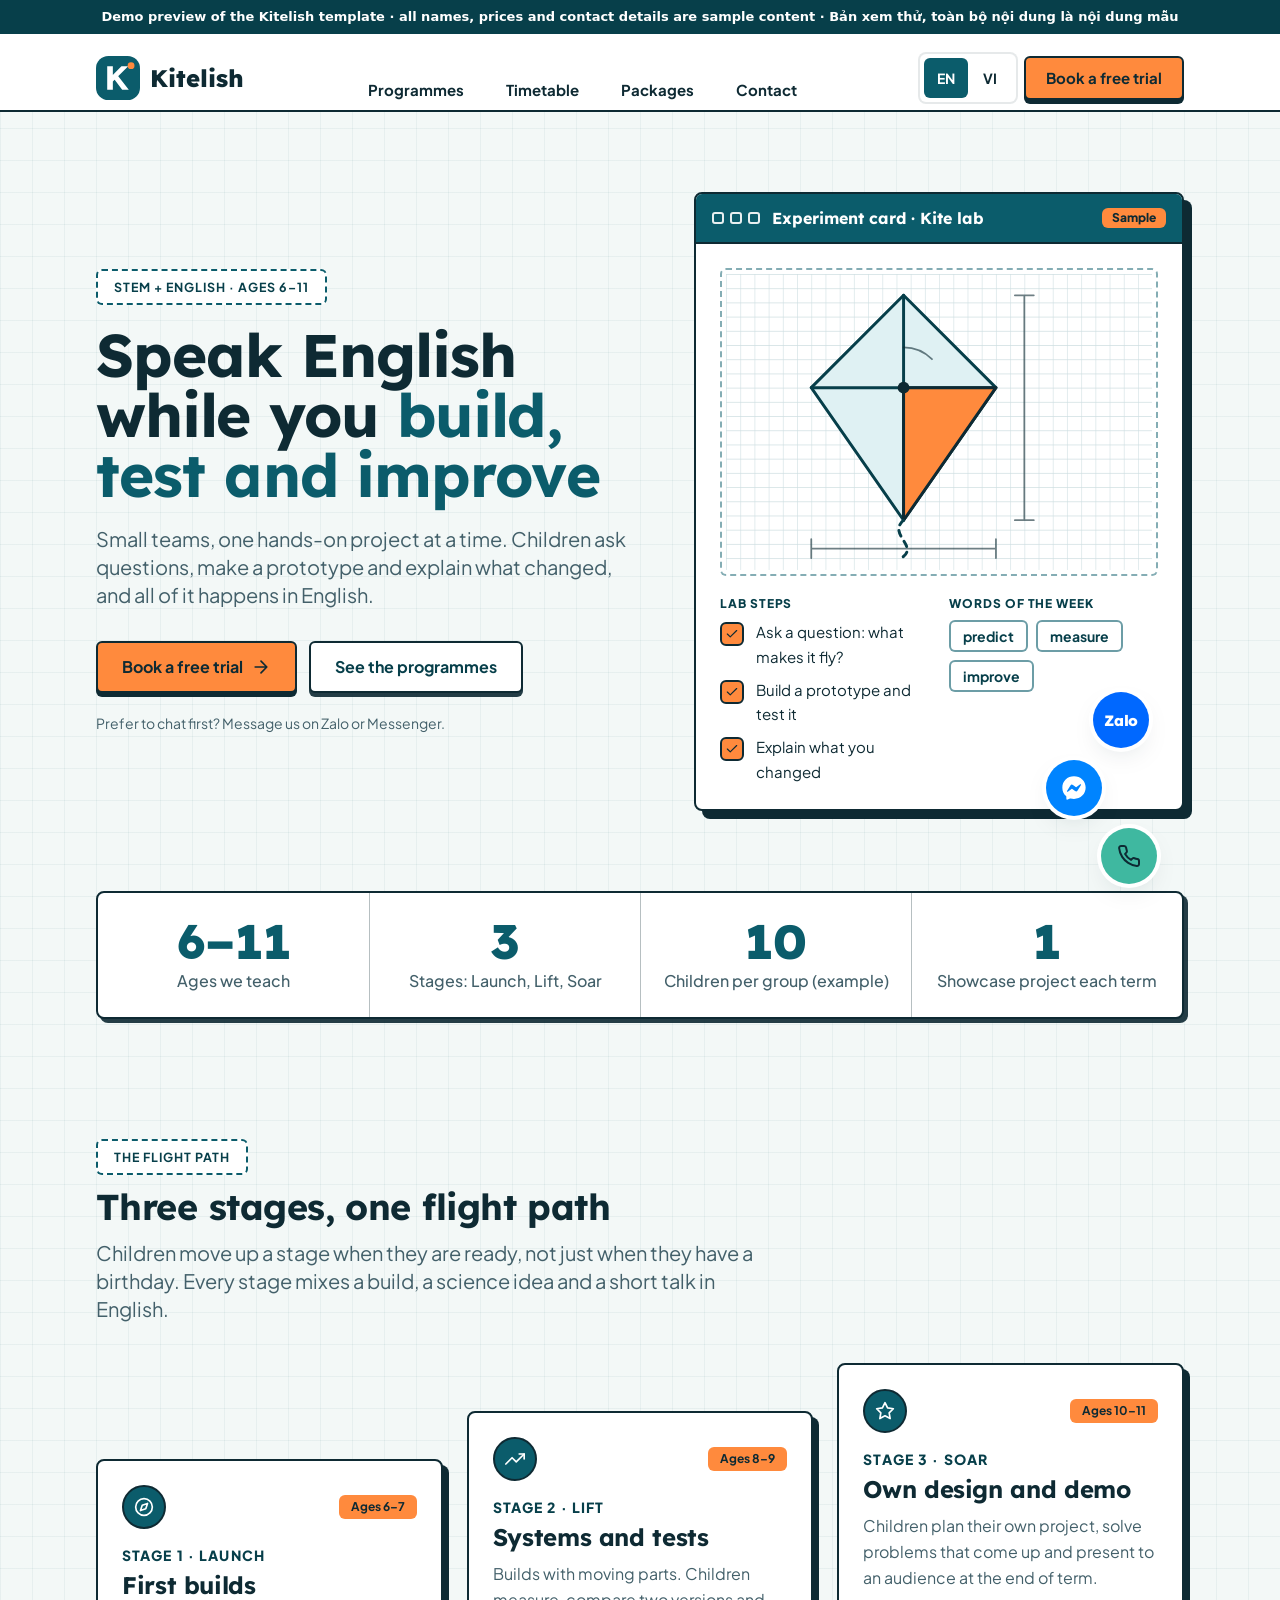
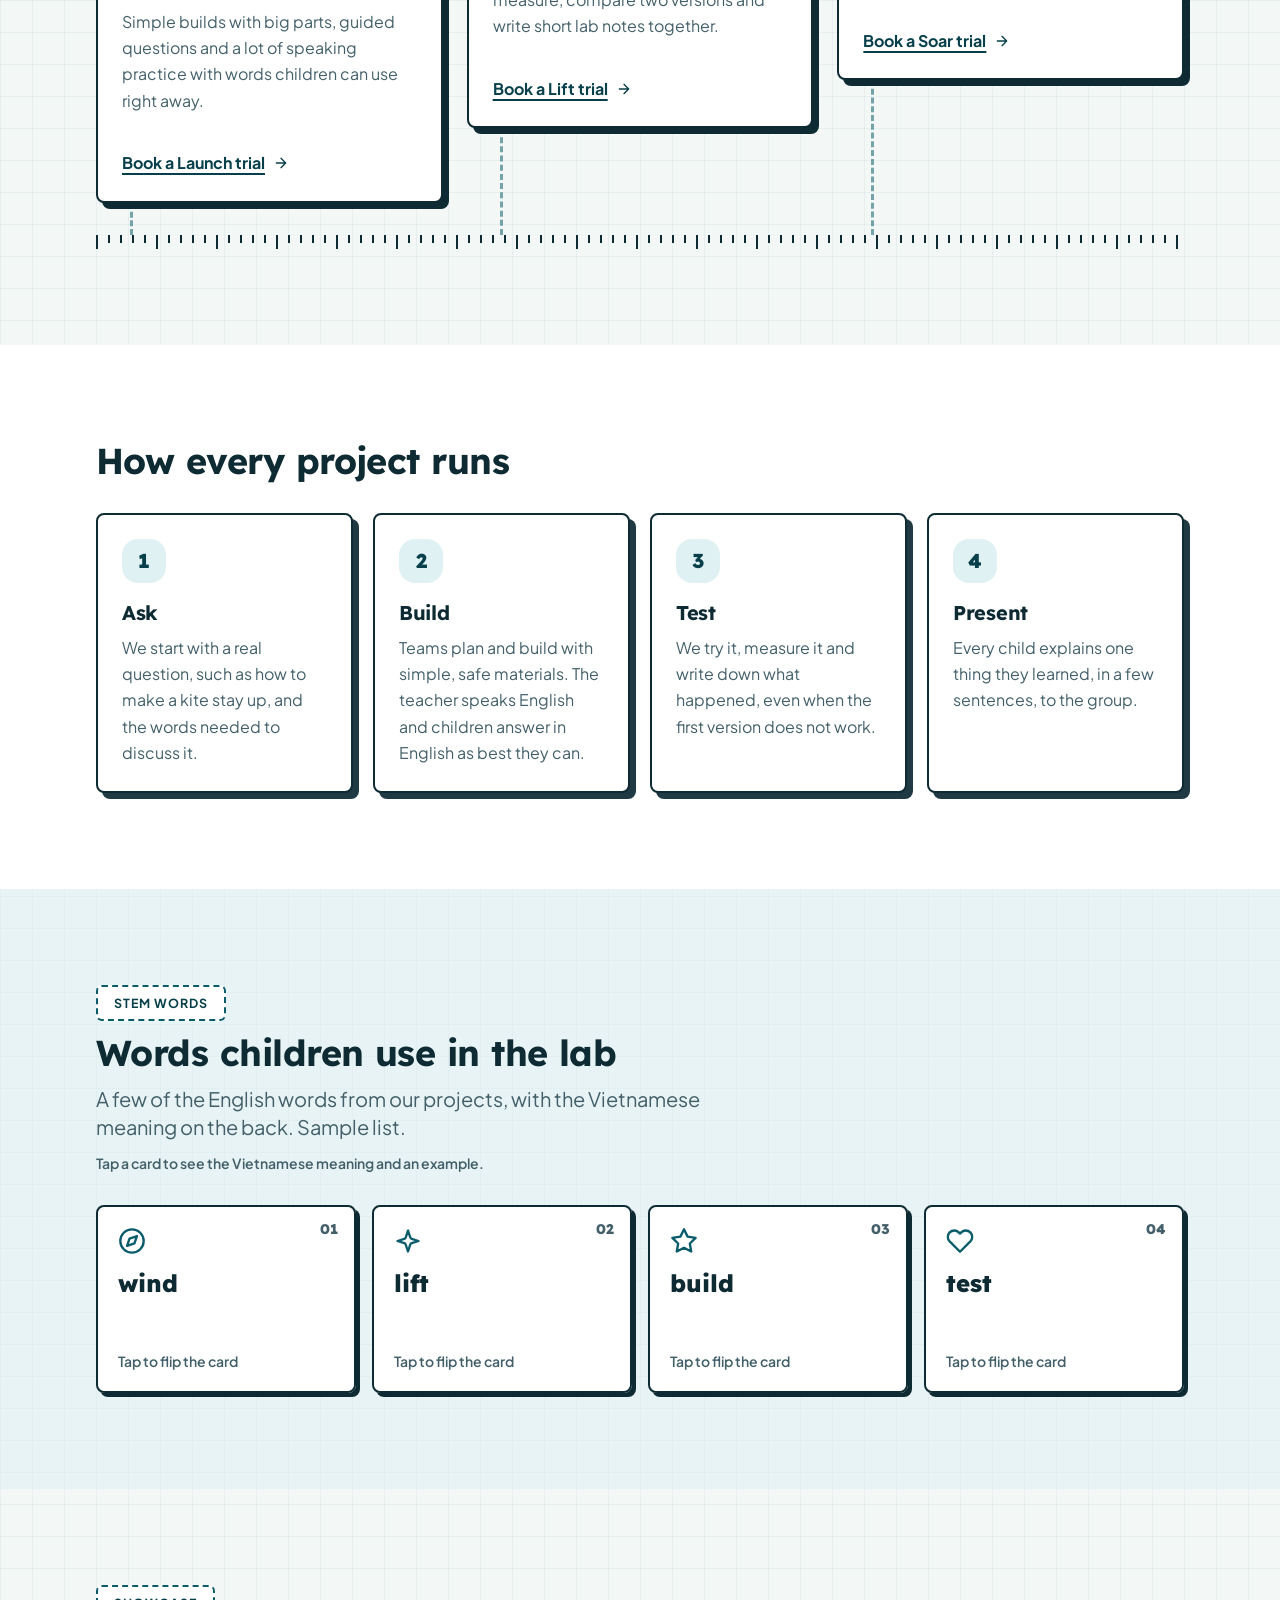
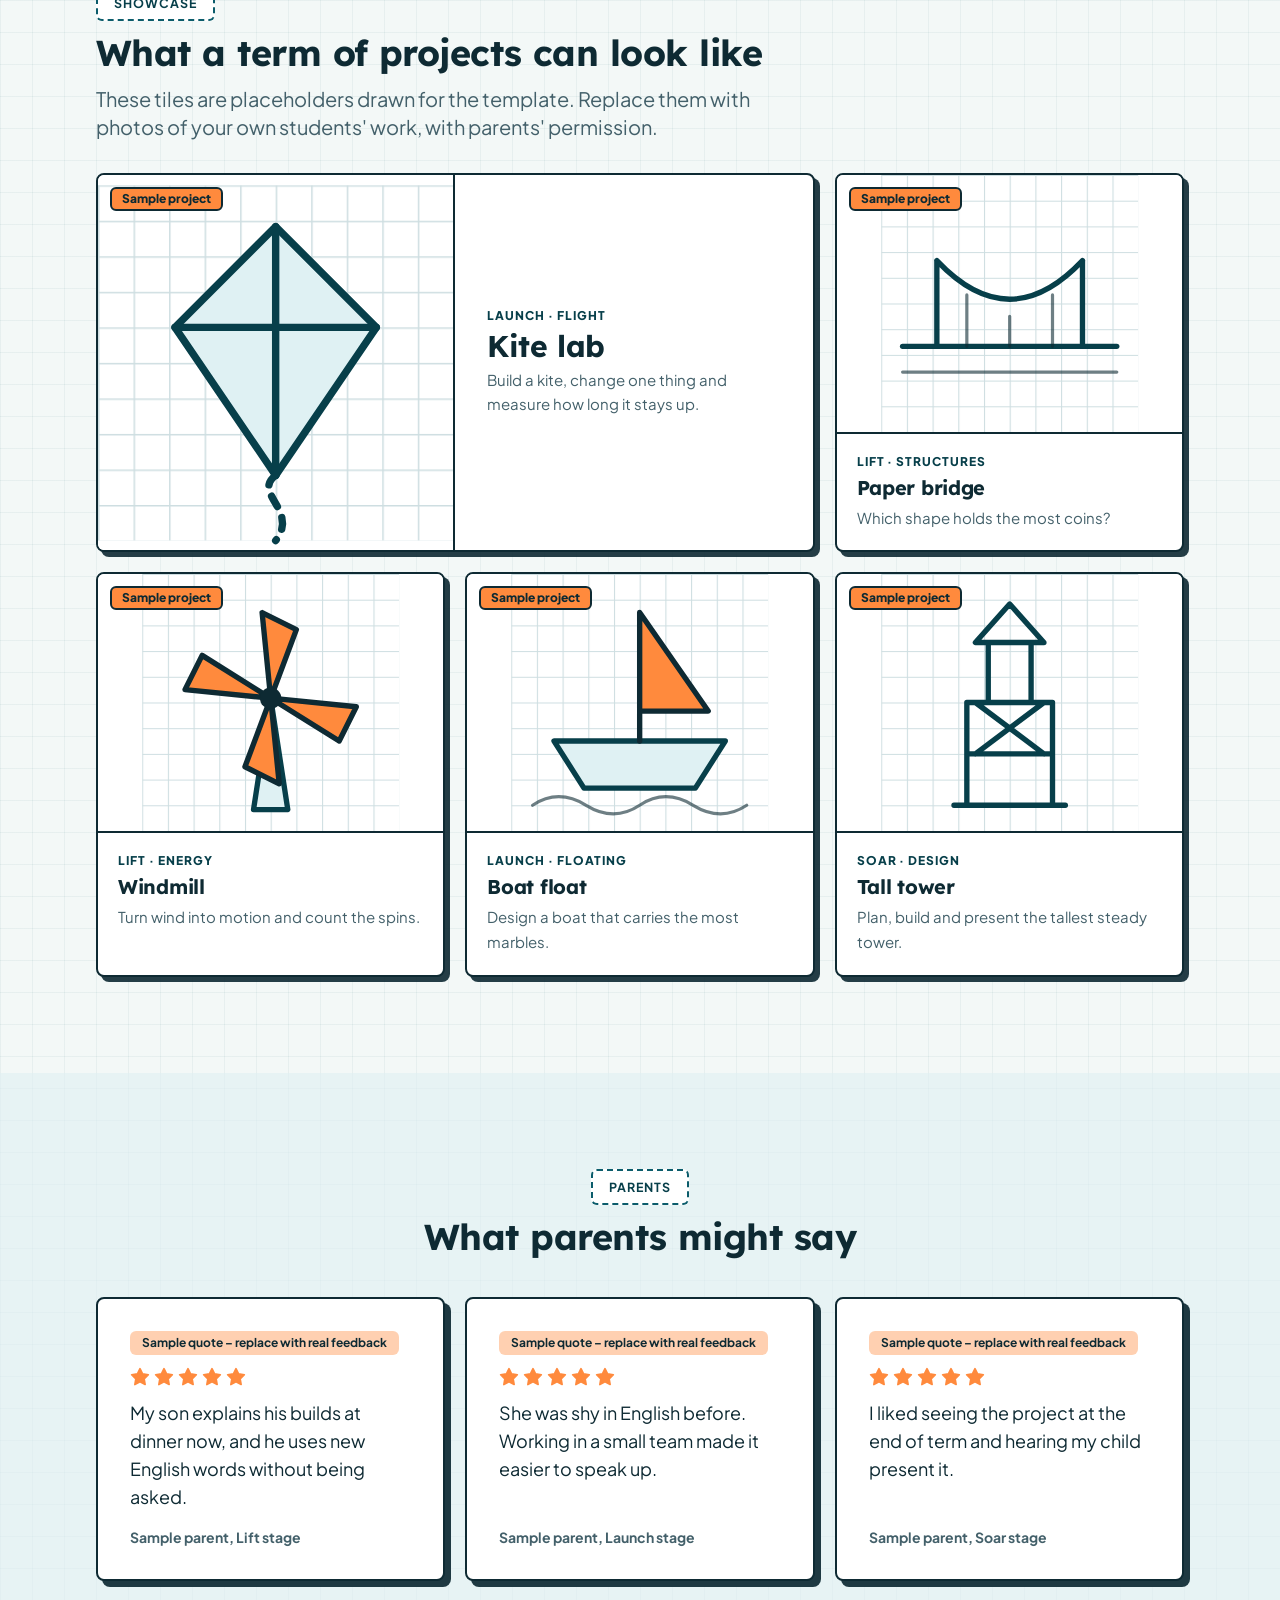
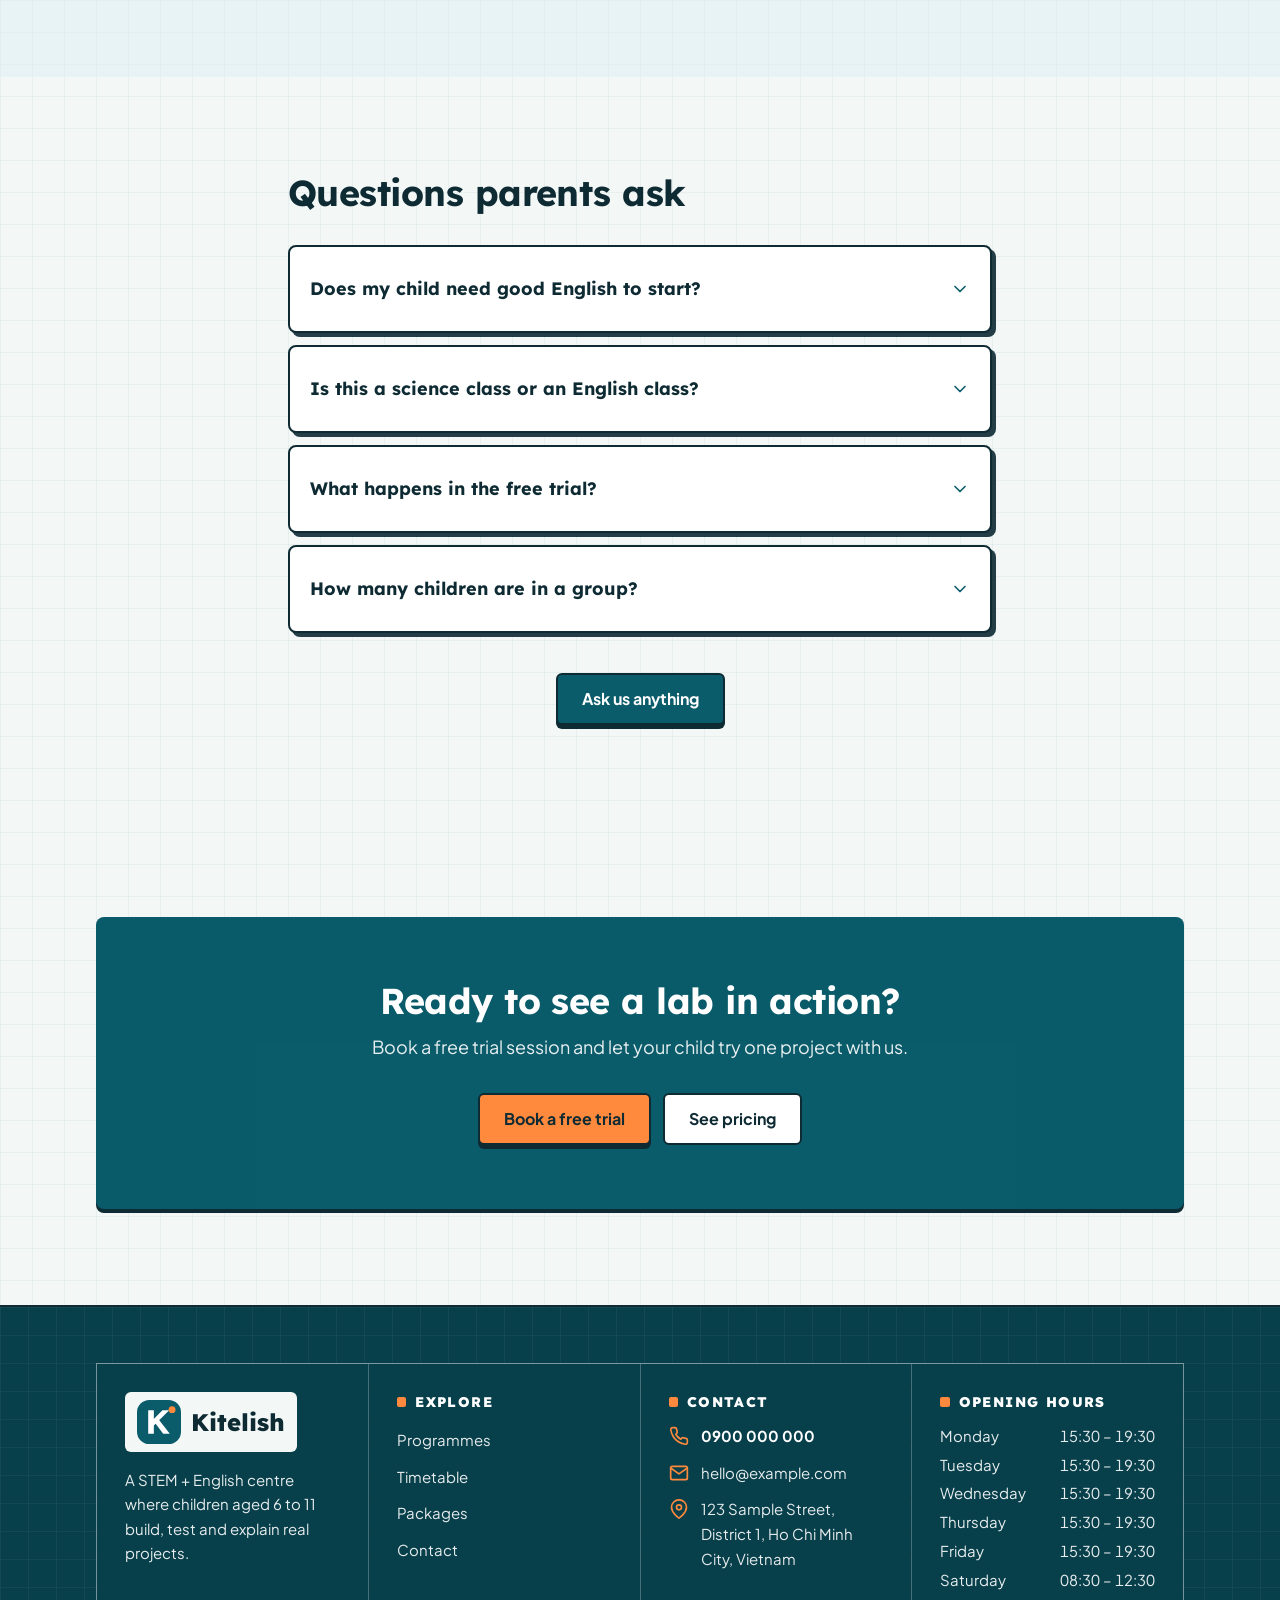
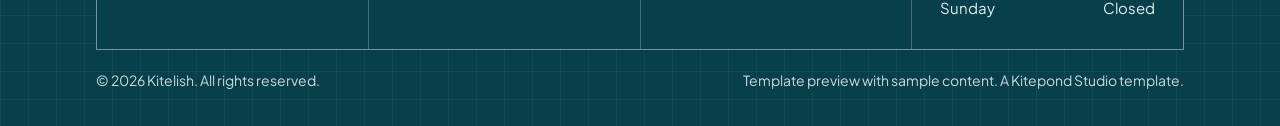
<file: index.html>
<!doctype html>
<html lang="en">
<head>
<meta name="robots" content="noindex, nofollow">
  <meta charset="utf-8">
  <meta name="viewport" content="width=device-width, initial-scale=1">
  <title data-i18n="meta.home.title">Kitelish – STEM + English for ages 6 to 11</title>
  <meta name="description" content="A bilingual website template for a STEM + English centre: project-based classes for ages 6 to 11, a stage roadmap, timetable and a free trial form." data-i18n-attr="content:meta.home.desc">
  <meta name="theme-color" content="#0B5C6B">
  <meta property="og:type" content="website">
  <meta property="og:site_name" content="Kitelish">
  <meta property="og:title" content="Kitelish – STEM + English for ages 6 to 11" data-i18n-attr="content:meta.home.title">
  <meta property="og:description" content="A bilingual website template for a STEM + English centre: project-based classes for ages 6 to 11, a stage roadmap, timetable and a free trial form." data-i18n-attr="content:meta.home.desc">
  <meta property="og:image" content="https://kitepond.github.io/kitelish-demo/assets/img/og-cover.png">
  <meta name="twitter:card" content="summary_large_image">
  <link rel="icon" href="assets/img/favicon.svg" type="image/svg+xml">
  <script>/* font preload (skipped on file:// where browsers block it) */if(location.protocol!=="file:"){["plus-jakarta-sans-latin-wght-normal", "lexend-latin-wght-normal"].forEach(function(f){var l=document.createElement("link");l.rel="preload";l.as="font";l.type="font/woff2";l.crossOrigin="";l.href="assets/fonts/"+f+".woff2";document.head.appendChild(l)})}</script>
  <link rel="stylesheet" href="assets/css/styles.css">
  <!-- Site settings (brand, colors, contact, languages...) - edit site.config.js -->
  <script src="site.config.js"></script>
  <script src="assets/js/boot.js"></script>
</head>
<body data-style="blueprint" data-page="home" class="bg-cream">
<div role="note" style="background:#073F4A;color:#fff;font:600 13px/1.4 system-ui,sans-serif;text-align:center;padding:8px 12px">Demo preview of the Kitelish template · all names, prices and contact details are sample content · Bản xem thử, toàn bộ nội dung là nội dung mẫu</div>
  <a class="skip-link" href="#main" data-i18n="common.skip">Skip to main content</a>
  <header id="site-header" class="sticky top-0 z-40 border-b-2 border-ink bg-white"></header>
  <main id="main">
<section class="relative overflow-hidden"><div class="container-x relative grid items-center gap-10 py-12 sm:py-16 lg:grid-cols-[1.05fr_0.95fr] lg:gap-14 lg:py-20"><div><p class="eyebrow" data-i18n="home.hero.badge">STEM + English · Ages 6–11</p><h1 class="mt-5 text-4xl text-balance sm:text-5xl lg:text-6xl" data-i18n-html="home.hero.title.html">Speak English while you <span class="text-brand">build, test and improve</span></h1><p class="lead mt-5 max-w-xl" data-i18n="home.hero.text">Small teams, one hands-on project at a time. Children ask questions, make a prototype and explain what changed, and all of it happens in English.</p><div class="mt-8 flex flex-wrap gap-3"><a class="btn btn-primary" href="trial.html"><span data-i18n="cta.book">Book a free trial</span><span data-icon="arrow-right"></span></a><a class="btn btn-outline" href="programmes.html"><span data-i18n="home.hero.cta2">See the programmes</span></a></div><p class="mt-5 text-sm text-muted" data-i18n="home.hero.chat">Prefer to chat first? Message us on Zalo or Messenger.</p></div><figure class="lab-card"><div class="lab-bar"><span class="flex gap-1.5" aria-hidden="true"><i></i><i></i><i></i></span><figcaption class="lab-title" data-i18n="home.hero.card.title">Experiment card · Kite lab</figcaption><span class="lab-tag" data-i18n="home.hero.card.tag">Sample</span></div><div class="lab-body"><div class="lab-sketch"><svg viewBox="0 0 360 250" class="h-auto w-full" role="img" aria-label="Pencil sketch of a kite with measurement lines" data-i18n-attr="aria-label:home.hero.alt"><defs><pattern id="skh" width="20" height="20" patternUnits="userSpaceOnUse"><path d="M20 0H0V20" class="sk-grid"/></pattern></defs><rect width="360" height="250" fill="url(#skg)"/><path d="M150 18l78 78l-78 112l-78-112z" class="sk-fill sk-line"/><path d="M150 18v190M72 96h156" class="sk-line"/><path d="M150 96l78 0l-78 112z" class="sk-acc"/><path d="M150 208c-14 12 14 22-2 32" class="sk-line" fill="none" stroke-dasharray="5 5"/><path d="M72 232h156M72 224v16M228 224v16" class="sk-dim"/><path d="M252 18v190M244 18h16M244 208h16" class="sk-dim"/><path d="M150 62a34 34 0 0 1 24 10" class="sk-dim" fill="none"/><circle cx="150" cy="96" r="5" class="sk-dot"/></svg></div><div class="mt-5 grid gap-5 sm:grid-cols-2"><div><p class="lab-label" data-i18n="home.hero.card.steps">Lab steps</p><ol class="mt-2 space-y-2"><li class="flex items-start gap-3"><span class="lab-check" aria-hidden="true"><span data-icon="check" data-icon-class="h-3.5 w-3.5"></span></span><span class="text-[15px] text-ink" data-i18n="home.hero.step1">Ask a question: what makes it fly?</span></li><li class="flex items-start gap-3"><span class="lab-check" aria-hidden="true"><span data-icon="check" data-icon-class="h-3.5 w-3.5"></span></span><span class="text-[15px] text-ink" data-i18n="home.hero.step2">Build a prototype and test it</span></li><li class="flex items-start gap-3"><span class="lab-check" aria-hidden="true"><span data-icon="check" data-icon-class="h-3.5 w-3.5"></span></span><span class="text-[15px] text-ink" data-i18n="home.hero.step3">Explain what you changed</span></li></ol></div><div><p class="lab-label" data-i18n="home.hero.card.words">Words of the week</p><ul class="mt-2 flex flex-wrap gap-2"><li class="lab-word"><span data-i18n="home.hero.word1">predict</span></li><li class="lab-word"><span data-i18n="home.hero.word2">measure</span></li><li class="lab-word"><span data-i18n="home.hero.word3">improve</span></li></ul></div></div></div></figure></div></section>
<section aria-labelledby="stats1-h" class="pb-6"><h2 class="sr-only" id="stats1-h" data-i18n="home.stats.label">The centre at a glance</h2><div class="container-x"><ul class="grid grid-cols-2 divide-ink/10 rounded-card bg-white shadow-soft ring-1 ring-ink/5 lg:grid-cols-4 lg:divide-x"><li class="px-4 py-6 text-center"><p class="font-display text-4xl font-extrabold text-brand sm:text-5xl" data-i18n="home.stats.1.value">6–11</p><p class="mt-1 text-sm font-medium text-muted sm:text-base" data-i18n="home.stats.1.label">Ages we teach</p></li><li class="px-4 py-6 text-center"><p class="font-display text-4xl font-extrabold text-brand sm:text-5xl" data-i18n="home.stats.2.value">3</p><p class="mt-1 text-sm font-medium text-muted sm:text-base" data-i18n="home.stats.2.label">Stages: Launch, Lift, Soar</p></li><li class="px-4 py-6 text-center"><p class="font-display text-4xl font-extrabold text-brand sm:text-5xl" data-i18n="home.stats.3.value">10</p><p class="mt-1 text-sm font-medium text-muted sm:text-base" data-i18n="home.stats.3.label">Children per group (example)</p></li><li class="px-4 py-6 text-center"><p class="font-display text-4xl font-extrabold text-brand sm:text-5xl" data-i18n="home.stats.4.value">1</p><p class="mt-1 text-sm font-medium text-muted sm:text-base" data-i18n="home.stats.4.label">Showcase project each term</p></li></ul></div></section>
<section class="section" aria-labelledby="roadmap2-h"><div class="container-x"><div class="max-w-2xl"><p class="eyebrow" data-i18n="road.eyebrow">The flight path</p><h2 class="mt-3 text-3xl text-balance sm:text-4xl" id="roadmap2-h" data-i18n="road.title">Three stages, one flight path</h2><p class="lead mt-3" data-i18n="road.text">Children move up a stage when they are ready, not just when they have a birthday. Every stage mixes a build, a science idea and a short talk in English.</p></div><ol class="rm-track mt-10 grid gap-5 lg:flex lg:items-stretch lg:gap-6"><li class="rm-stop lg:mt-24"><div class="rm-card"><div class="flex items-center justify-between gap-3"><span class="rm-pin"><span data-icon="compass" data-icon-class="h-5 w-5"></span></span><span class="badge bg-accent text-ink" data-i18n="road.1.ages">Ages 6–7</span></div><p class="rm-stage" data-i18n="road.1.stage">Stage 1 · Launch</p><h3 class="mt-1 text-2xl" data-i18n="road.1.title">First builds</h3><p class="mt-2 text-muted" data-i18n="road.1.text">Simple builds with big parts, guided questions and a lot of speaking practice with words children can use right away.</p><ul class="mt-4 space-y-2"></ul><a class="mt-5 inline-flex items-center gap-2 font-bold text-brand-dark underline decoration-2 underline-offset-4 hover:text-brand" href="trial.html?item=launch"><span data-i18n="road.1.link">Book a Launch trial</span><span data-icon="arrow-right" data-icon-class="h-4 w-4"></span></a></div><span class="rm-tether" aria-hidden="true"></span></li><li class="rm-stop lg:mt-12"><div class="rm-card"><div class="flex items-center justify-between gap-3"><span class="rm-pin"><span data-icon="trending-up" data-icon-class="h-5 w-5"></span></span><span class="badge bg-accent text-ink" data-i18n="road.2.ages">Ages 8–9</span></div><p class="rm-stage" data-i18n="road.2.stage">Stage 2 · Lift</p><h3 class="mt-1 text-2xl" data-i18n="road.2.title">Systems and tests</h3><p class="mt-2 text-muted" data-i18n="road.2.text">Builds with moving parts. Children measure, compare two versions and write short lab notes together.</p><ul class="mt-4 space-y-2"></ul><a class="mt-5 inline-flex items-center gap-2 font-bold text-brand-dark underline decoration-2 underline-offset-4 hover:text-brand" href="trial.html?item=lift"><span data-i18n="road.2.link">Book a Lift trial</span><span data-icon="arrow-right" data-icon-class="h-4 w-4"></span></a></div><span class="rm-tether" aria-hidden="true"></span></li><li class="rm-stop lg:mt-0"><div class="rm-card"><div class="flex items-center justify-between gap-3"><span class="rm-pin"><span data-icon="star" data-icon-class="h-5 w-5"></span></span><span class="badge bg-accent text-ink" data-i18n="road.3.ages">Ages 10–11</span></div><p class="rm-stage" data-i18n="road.3.stage">Stage 3 · Soar</p><h3 class="mt-1 text-2xl" data-i18n="road.3.title">Own design and demo</h3><p class="mt-2 text-muted" data-i18n="road.3.text">Children plan their own project, solve problems that come up and present to an audience at the end of term.</p><ul class="mt-4 space-y-2"></ul><a class="mt-5 inline-flex items-center gap-2 font-bold text-brand-dark underline decoration-2 underline-offset-4 hover:text-brand" href="trial.html?item=soar"><span data-i18n="road.3.link">Book a Soar trial</span><span data-icon="arrow-right" data-icon-class="h-4 w-4"></span></a></div><span class="rm-tether" aria-hidden="true"></span></li></ol><div class="ruler hidden lg:block" aria-hidden="true"></div></div></section>
<section class="section bg-white" aria-labelledby="steps3-h"><div class="container-x"><h2 class="text-3xl text-balance sm:text-4xl" id="steps3-h" data-i18n="home.loop.title">How every project runs</h2><ul class="mt-8 grid gap-5 sm:grid-cols-2 lg:grid-cols-4"><li class="card !p-6"><span class="flex h-11 w-11 items-center justify-center rounded-2xl bg-brand-soft text-brand-dark font-display text-xl font-extrabold">1</span><h3 class="mt-4 text-xl" data-i18n="home.loop.1.title">Ask</h3><p class="mt-2 text-muted" data-i18n="home.loop.1.text">We start with a real question, such as how to make a kite stay up, and the words needed to discuss it.</p></li><li class="card !p-6"><span class="flex h-11 w-11 items-center justify-center rounded-2xl bg-brand-soft text-brand-dark font-display text-xl font-extrabold">2</span><h3 class="mt-4 text-xl" data-i18n="home.loop.2.title">Build</h3><p class="mt-2 text-muted" data-i18n="home.loop.2.text">Teams plan and build with simple, safe materials. The teacher speaks English and children answer in English as best they can.</p></li><li class="card !p-6"><span class="flex h-11 w-11 items-center justify-center rounded-2xl bg-brand-soft text-brand-dark font-display text-xl font-extrabold">3</span><h3 class="mt-4 text-xl" data-i18n="home.loop.3.title">Test</h3><p class="mt-2 text-muted" data-i18n="home.loop.3.text">We try it, measure it and write down what happened, even when the first version does not work.</p></li><li class="card !p-6"><span class="flex h-11 w-11 items-center justify-center rounded-2xl bg-brand-soft text-brand-dark font-display text-xl font-extrabold">4</span><h3 class="mt-4 text-xl" data-i18n="home.loop.4.title">Present</h3><p class="mt-2 text-muted" data-i18n="home.loop.4.text">Every child explains one thing they learned, in a few sentences, to the group.</p></li></ul></div></section>
<section class="section bg-brand-soft/60" aria-labelledby="flip4-h"><div class="container-x"><div class="max-w-2xl"><p class="eyebrow" data-i18n="vocab.eyebrow">STEM words</p><h2 class="mt-3 text-3xl text-balance sm:text-4xl" id="flip4-h" data-i18n="vocab.title">Words children use in the lab</h2><p class="lead mt-3" data-i18n="vocab.text">A few of the English words from our projects, with the Vietnamese meaning on the back. Sample list.</p></div><p class="mt-3 text-sm font-semibold text-muted" data-i18n="vocab.hint">Tap a card to see the Vietnamese meaning and an example.</p><ul class="mt-8 grid grid-cols-1 gap-4 sm:grid-cols-2 lg:grid-cols-4"><li><button type="button" class="flip" aria-pressed="false"><span class="flip-front"><span class="flip-no" aria-hidden="true">01</span><span data-icon="compass" data-icon-class="h-7 w-7 text-brand"></span><span class="mt-3 block font-display text-2xl font-extrabold text-ink" data-i18n="vocab.1.en">wind</span><span class="mt-auto block pt-4 text-sm font-semibold text-muted" data-i18n="flip.hint">Tap to flip the card</span></span><span class="flip-back"><span class="block font-display text-2xl font-extrabold" data-i18n="vocab.1.vi">gió</span><span class="mt-3 block text-[15px] font-medium" data-i18n="vocab.1.ex">Wind makes the kite fly.</span></span></button></li><li><button type="button" class="flip" aria-pressed="false"><span class="flip-front"><span class="flip-no" aria-hidden="true">02</span><span data-icon="sparkles" data-icon-class="h-7 w-7 text-brand"></span><span class="mt-3 block font-display text-2xl font-extrabold text-ink" data-i18n="vocab.2.en">lift</span><span class="mt-auto block pt-4 text-sm font-semibold text-muted" data-i18n="flip.hint">Tap to flip the card</span></span><span class="flip-back"><span class="block font-display text-2xl font-extrabold" data-i18n="vocab.2.vi">lực nâng</span><span class="mt-3 block text-[15px] font-medium" data-i18n="vocab.2.ex">Lift pushes the kite up.</span></span></button></li><li><button type="button" class="flip" aria-pressed="false"><span class="flip-front"><span class="flip-no" aria-hidden="true">03</span><span data-icon="star" data-icon-class="h-7 w-7 text-brand"></span><span class="mt-3 block font-display text-2xl font-extrabold text-ink" data-i18n="vocab.3.en">build</span><span class="mt-auto block pt-4 text-sm font-semibold text-muted" data-i18n="flip.hint">Tap to flip the card</span></span><span class="flip-back"><span class="block font-display text-2xl font-extrabold" data-i18n="vocab.3.vi">lắp ráp</span><span class="mt-3 block text-[15px] font-medium" data-i18n="vocab.3.ex">We build a small bridge.</span></span></button></li><li><button type="button" class="flip" aria-pressed="false"><span class="flip-front"><span class="flip-no" aria-hidden="true">04</span><span data-icon="heart" data-icon-class="h-7 w-7 text-brand"></span><span class="mt-3 block font-display text-2xl font-extrabold text-ink" data-i18n="vocab.4.en">test</span><span class="mt-auto block pt-4 text-sm font-semibold text-muted" data-i18n="flip.hint">Tap to flip the card</span></span><span class="flip-back"><span class="block font-display text-2xl font-extrabold" data-i18n="vocab.4.vi">thử nghiệm</span><span class="mt-3 block text-[15px] font-medium" data-i18n="vocab.4.ex">Let's test it again.</span></span></button></li></ul></div></section>
<section class="section" aria-labelledby="show5-h"><div class="container-x"><div class="max-w-2xl"><p class="eyebrow" data-i18n="show.eyebrow">Showcase</p><h2 class="mt-3 text-3xl text-balance sm:text-4xl" id="show5-h" data-i18n="show.title">What a term of projects can look like</h2><p class="lead mt-3" data-i18n="show.text">These tiles are placeholders drawn for the template. Replace them with photos of your own students' work, with parents' permission.</p></div><svg width="0" height="0" class="absolute" aria-hidden="true" focusable="false"><defs><pattern id="skg" width="12" height="12" patternUnits="userSpaceOnUse"><path d="M12 0H0V12" class="sk-grid"/></pattern></defs></svg><ul class="mt-8 grid gap-5 sm:grid-cols-2 lg:grid-cols-3 lg:[grid-auto-rows:auto]"><li class="sc-tile sc-big"><div class="sc-art"><svg viewBox="0 0 120 120" class="h-full w-full" role="img" aria-label="Sketch of a kite" data-i18n-attr="aria-label:show.1.alt"><rect width="120" height="120" class="sk-bg"/><rect width="120" height="120" fill="url(#skg)"/><path d="M60 14l34 34l-34 50l-34-50z" class="sk-fill sk-line"/><path d="M60 14v84M26 48h68" class="sk-line"/><path d="M60 98c-8 6 8 12 0 22" class="sk-line" fill="none" stroke-dasharray="4 4"/></svg><span class="sc-badge" data-i18n="showcase.sample">Sample project</span></div><div class="p-5"><p class="lab-label" data-i18n="show.1.tag">Launch · Flight</p><h3 class="mt-1 text-xl" data-i18n="show.1.title">Kite lab</h3><p class="mt-1 text-[15px] text-muted" data-i18n="show.1.text">Build a kite, change one thing and measure how long it stays up.</p></div></li><li class="sc-tile"><div class="sc-art"><svg viewBox="0 0 120 120" class="h-full w-full" role="img" aria-label="Sketch of a bridge" data-i18n-attr="aria-label:show.2.alt"><rect width="120" height="120" class="sk-bg"/><rect width="120" height="120" fill="url(#skg)"/><path d="M10 80h100" class="sk-line"/><path d="M26 80V40M94 80V40M26 40q34 36 68 0" class="sk-line" fill="none"/><path d="M40 80v-24M60 80v-14M80 80v-24" class="sk-dim"/><path d="M10 92h100" class="sk-dim"/></svg><span class="sc-badge" data-i18n="showcase.sample">Sample project</span></div><div class="p-5"><p class="lab-label" data-i18n="show.2.tag">Lift · Structures</p><h3 class="mt-1 text-xl" data-i18n="show.2.title">Paper bridge</h3><p class="mt-1 text-[15px] text-muted" data-i18n="show.2.text">Which shape holds the most coins?</p></div></li><li class="sc-tile"><div class="sc-art"><svg viewBox="0 0 120 120" class="h-full w-full" role="img" aria-label="Sketch of a windmill" data-i18n-attr="aria-label:show.3.alt"><rect width="120" height="120" class="sk-bg"/><rect width="120" height="120" fill="url(#skg)"/><path d="M52 110l8-52l8 52z" class="sk-fill sk-line"/><path d="M60 58l-4-40l16 8zM60 58l40 4l-8 16zM60 58l4 40l-16-8zM60 58l-40-4l8-16z" class="sk-acc"/><circle cx="60" cy="58" r="5" class="sk-dot"/></svg><span class="sc-badge" data-i18n="showcase.sample">Sample project</span></div><div class="p-5"><p class="lab-label" data-i18n="show.3.tag">Lift · Energy</p><h3 class="mt-1 text-xl" data-i18n="show.3.title">Windmill</h3><p class="mt-1 text-[15px] text-muted" data-i18n="show.3.text">Turn wind into motion and count the spins.</p></div></li><li class="sc-tile"><div class="sc-art"><svg viewBox="0 0 120 120" class="h-full w-full" role="img" aria-label="Sketch of a boat" data-i18n-attr="aria-label:show.4.alt"><rect width="120" height="120" class="sk-bg"/><rect width="120" height="120" fill="url(#skg)"/><path d="M20 78h80l-14 22H34z" class="sk-fill sk-line"/><path d="M60 78V18l32 46H60z" class="sk-acc"/><path d="M10 108q12-8 25 0t25 0t25 0t25 0" class="sk-dim" fill="none"/></svg><span class="sc-badge" data-i18n="showcase.sample">Sample project</span></div><div class="p-5"><p class="lab-label" data-i18n="show.4.tag">Launch · Floating</p><h3 class="mt-1 text-xl" data-i18n="show.4.title">Boat float</h3><p class="mt-1 text-[15px] text-muted" data-i18n="show.4.text">Design a boat that carries the most marbles.</p></div></li><li class="sc-tile"><div class="sc-art"><svg viewBox="0 0 120 120" class="h-full w-full" role="img" aria-label="Sketch of a tower" data-i18n-attr="aria-label:show.5.alt"><rect width="120" height="120" class="sk-bg"/><rect width="120" height="120" fill="url(#skg)"/><path d="M34 108h52M40 108V60M80 108V60M40 60h40M40 84h40M44 60l32 24M76 60L44 84M50 60V32h20v28zM44 32h32l-16-18z" class="sk-line" fill="none"/></svg><span class="sc-badge" data-i18n="showcase.sample">Sample project</span></div><div class="p-5"><p class="lab-label" data-i18n="show.5.tag">Soar · Design</p><h3 class="mt-1 text-xl" data-i18n="show.5.title">Tall tower</h3><p class="mt-1 text-[15px] text-muted" data-i18n="show.5.text">Plan, build and present the tallest steady tower.</p></div></li></ul></div></section>
<section class="section bg-brand-soft/60" aria-labelledby="rev6-h"><div class="container-x"><div class="mx-auto max-w-2xl text-center"><p class="eyebrow bg-white" data-i18n="home.reviews.eyebrow">Parents</p><h2 class="mt-3 text-3xl sm:text-4xl" id="rev6-h" data-i18n="home.reviews.title">What parents might say</h2></div><ul class="mt-10 grid gap-5 md:grid-cols-3"><li><figure class="card flex h-full flex-col"><span class="badge w-fit bg-accent/40 text-ink" data-i18n="home.reviews.sample">Sample quote – replace with real feedback</span><div class="mt-3 flex gap-1 text-accent" aria-hidden="true"><span data-icon="star" data-icon-class="h-5 w-5 fill-current"></span><span data-icon="star" data-icon-class="h-5 w-5 fill-current"></span><span data-icon="star" data-icon-class="h-5 w-5 fill-current"></span><span data-icon="star" data-icon-class="h-5 w-5 fill-current"></span><span data-icon="star" data-icon-class="h-5 w-5 fill-current"></span></div><blockquote class="mt-3 flex-1 text-lg text-ink"><p data-i18n="home.reviews.1.text">My son explains his builds at dinner now, and he uses new English words without being asked.</p></blockquote><figcaption class="mt-4 text-sm font-bold text-muted" data-i18n="home.reviews.1.by">Sample parent, Lift stage</figcaption></figure></li><li><figure class="card flex h-full flex-col"><span class="badge w-fit bg-accent/40 text-ink" data-i18n="home.reviews.sample">Sample quote – replace with real feedback</span><div class="mt-3 flex gap-1 text-accent" aria-hidden="true"><span data-icon="star" data-icon-class="h-5 w-5 fill-current"></span><span data-icon="star" data-icon-class="h-5 w-5 fill-current"></span><span data-icon="star" data-icon-class="h-5 w-5 fill-current"></span><span data-icon="star" data-icon-class="h-5 w-5 fill-current"></span><span data-icon="star" data-icon-class="h-5 w-5 fill-current"></span></div><blockquote class="mt-3 flex-1 text-lg text-ink"><p data-i18n="home.reviews.2.text">She was shy in English before. Working in a small team made it easier to speak up.</p></blockquote><figcaption class="mt-4 text-sm font-bold text-muted" data-i18n="home.reviews.2.by">Sample parent, Launch stage</figcaption></figure></li><li><figure class="card flex h-full flex-col"><span class="badge w-fit bg-accent/40 text-ink" data-i18n="home.reviews.sample">Sample quote – replace with real feedback</span><div class="mt-3 flex gap-1 text-accent" aria-hidden="true"><span data-icon="star" data-icon-class="h-5 w-5 fill-current"></span><span data-icon="star" data-icon-class="h-5 w-5 fill-current"></span><span data-icon="star" data-icon-class="h-5 w-5 fill-current"></span><span data-icon="star" data-icon-class="h-5 w-5 fill-current"></span><span data-icon="star" data-icon-class="h-5 w-5 fill-current"></span></div><blockquote class="mt-3 flex-1 text-lg text-ink"><p data-i18n="home.reviews.3.text">I liked seeing the project at the end of term and hearing my child present it.</p></blockquote><figcaption class="mt-4 text-sm font-bold text-muted" data-i18n="home.reviews.3.by">Sample parent, Soar stage</figcaption></figure></li></ul></div></section>
<section class="section" aria-labelledby="faq7-h"><div class="container-x max-w-3xl"><h2 class="text-3xl text-balance sm:text-4xl" id="faq7-h" data-i18n="home.faq.title">Questions parents ask</h2><div class="mt-8 space-y-3"><details class="group rounded-2xl bg-white p-5 shadow-soft ring-1 ring-ink/5"><summary class="flex min-h-[44px] cursor-pointer list-none items-center justify-between gap-4 rounded-xl font-display text-lg font-bold"><span data-i18n="home.faq.1.q">Does my child need good English to start?</span><span class="shrink-0 text-brand transition group-open:rotate-180" data-icon="chevron-down"></span></summary><p class="mt-3 text-muted" data-i18n="home.faq.1.a">No. We place children by age and a short conversation, then give them the words they need for each build.</p></details><details class="group rounded-2xl bg-white p-5 shadow-soft ring-1 ring-ink/5"><summary class="flex min-h-[44px] cursor-pointer list-none items-center justify-between gap-4 rounded-xl font-display text-lg font-bold"><span data-i18n="home.faq.2.q">Is this a science class or an English class?</span><span class="shrink-0 text-brand transition group-open:rotate-180" data-icon="chevron-down"></span></summary><p class="mt-3 text-muted" data-i18n="home.faq.2.a">Both. The project is the reason to speak: every lesson has a build, a science idea and a speaking goal.</p></details><details class="group rounded-2xl bg-white p-5 shadow-soft ring-1 ring-ink/5"><summary class="flex min-h-[44px] cursor-pointer list-none items-center justify-between gap-4 rounded-xl font-display text-lg font-bold"><span data-i18n="home.faq.3.q">What happens in the free trial?</span><span class="shrink-0 text-brand transition group-open:rotate-180" data-icon="chevron-down"></span></summary><p class="mt-3 text-muted" data-i18n="home.faq.3.a">Your child joins one normal session in the stage we suggest. Afterwards we share how it went and what we would recommend.</p></details><details class="group rounded-2xl bg-white p-5 shadow-soft ring-1 ring-ink/5"><summary class="flex min-h-[44px] cursor-pointer list-none items-center justify-between gap-4 rounded-xl font-display text-lg font-bold"><span data-i18n="home.faq.4.q">How many children are in a group?</span><span class="shrink-0 text-brand transition group-open:rotate-180" data-icon="chevron-down"></span></summary><p class="mt-3 text-muted" data-i18n="home.faq.4.a">Groups are small, for example up to ten children. Set your own limit and show it here.</p></details></div><p class="mt-10 text-center"><a class="btn btn-secondary" href="contact.html"><span data-i18n="home.faq.cta">Ask us anything</span></a></p></div></section>
<section class="section" aria-labelledby="cta8-h"><div class="container-x"><div class="band-brand relative overflow-hidden rounded-card bg-brand px-6 py-12 text-center text-white shadow-pop sm:px-12 sm:py-16"><div class="dots pointer-events-none absolute inset-0 opacity-20" aria-hidden="true"></div><h2 class="relative text-3xl text-white text-balance sm:text-4xl" id="cta8-h" data-i18n="home.cta.title">Ready to see a lab in action?</h2><p class="relative mx-auto mt-3 max-w-xl text-lg text-white/90" data-i18n="home.cta.text">Book a free trial session and let your child try one project with us.</p><div class="relative mt-8 flex flex-wrap justify-center gap-3"><a class="btn btn-primary" href="trial.html"><span data-i18n="cta.book">Book a free trial</span></a><a class="btn bg-white text-ink hover:bg-brand-soft" href="packages.html"><span data-i18n="common.viewPricing">See pricing</span></a></div></div></div></section>
  </main>
  <footer id="site-footer"></footer>
  <div id="chat-buttons"></div>
  <noscript><p class="container-x py-6 text-center font-bold" data-i18n="common.needJs">Please enable JavaScript to see this section.</p></noscript>
  <script src="assets/i18n/en.js"></script>
  <script src="assets/i18n/vi.js"></script>
  <script src="assets/js/icons.js"></script>
  <script src="assets/js/core.js"></script>
  <script src="assets/js/flip.js"></script>
</body>
</html>
</file>
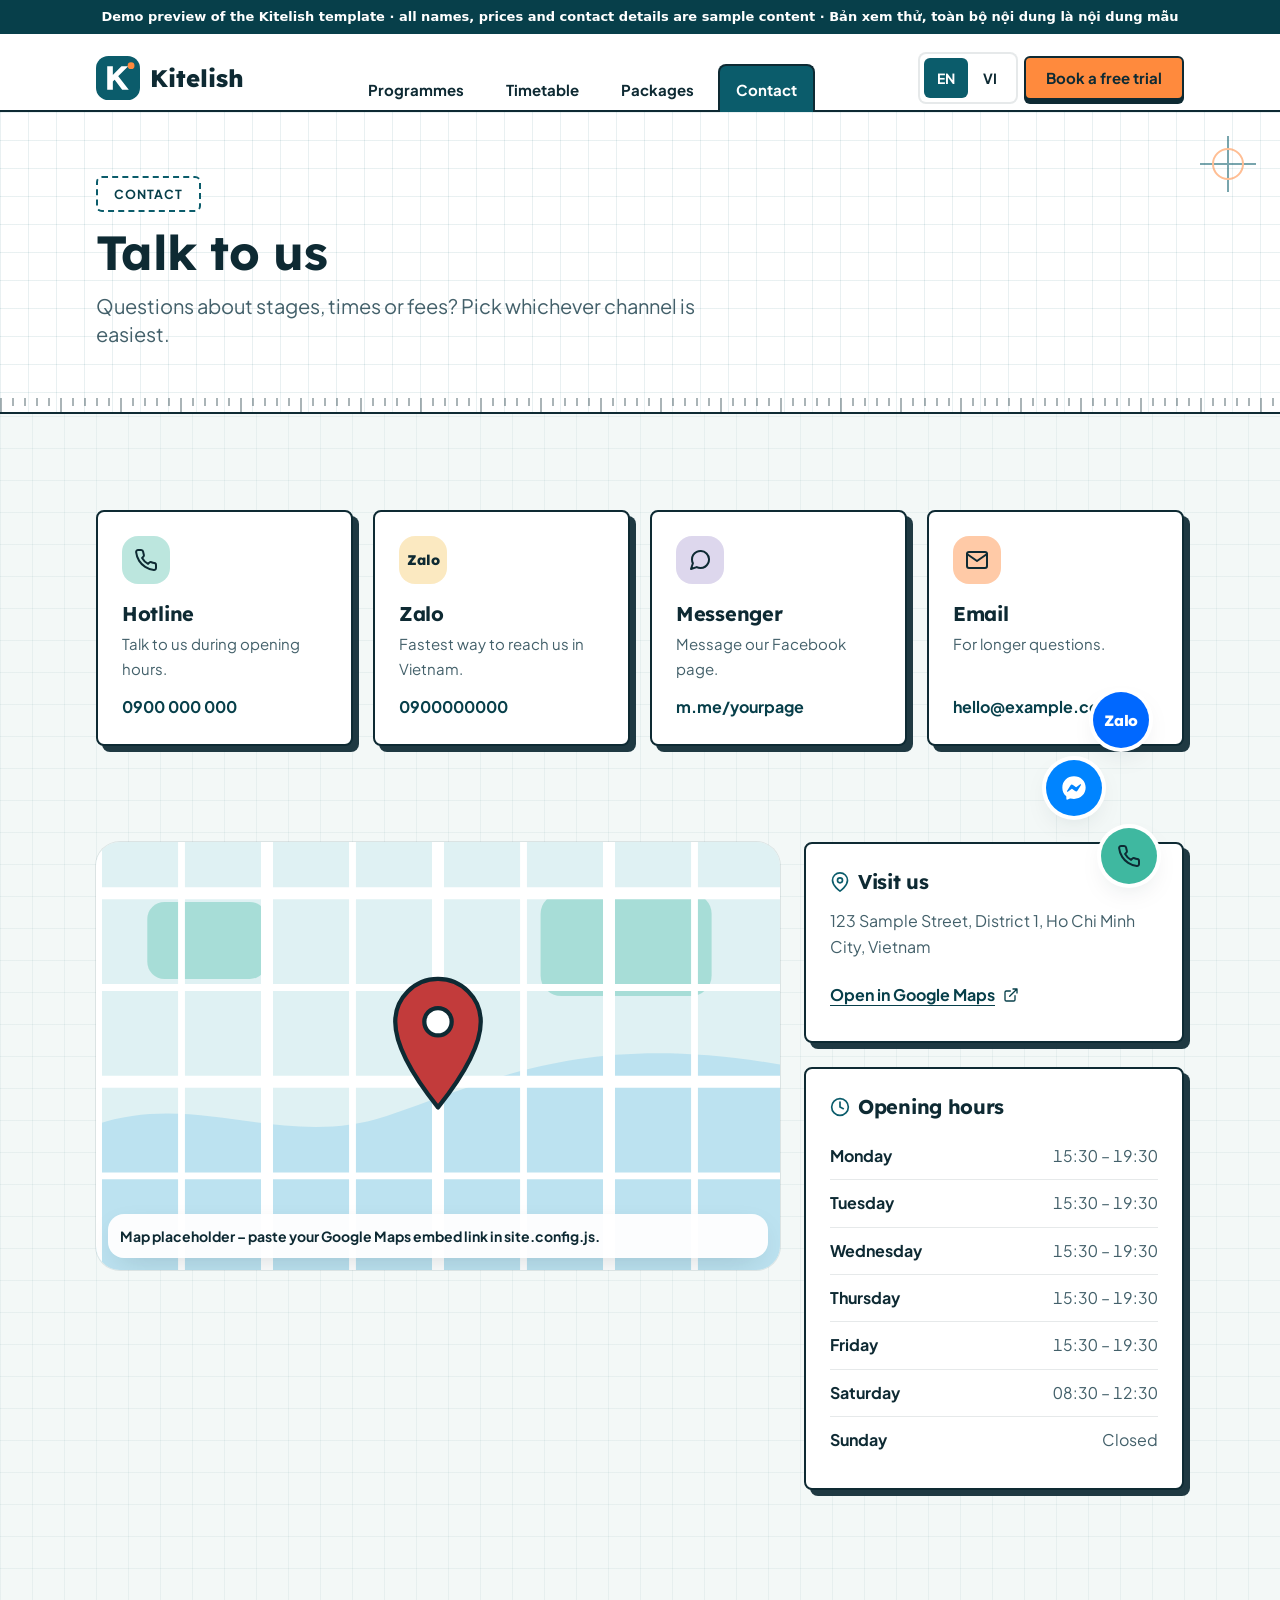
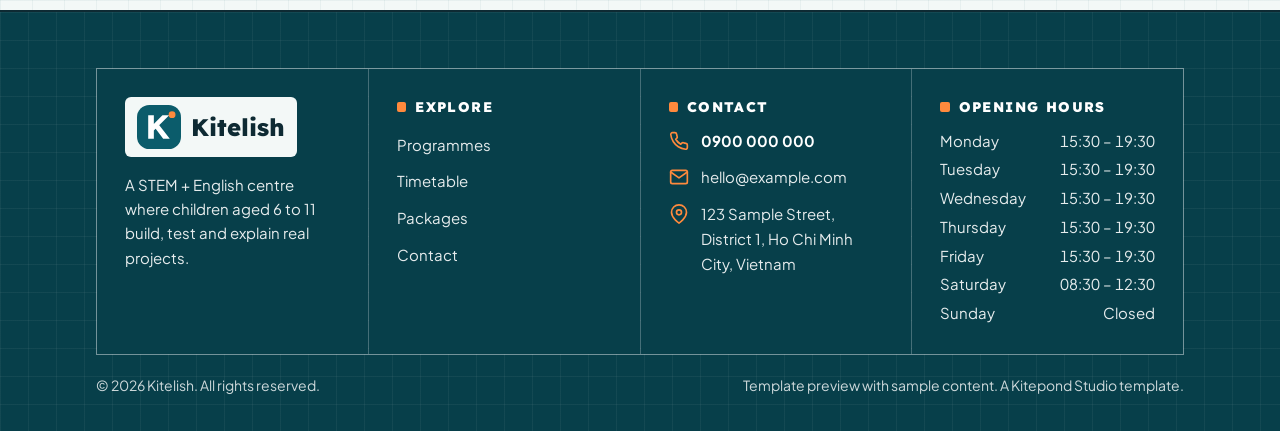
<file: contact.html>
<!doctype html>
<html lang="en">
<head>
<meta name="robots" content="noindex, nofollow">
  <meta charset="utf-8">
  <meta name="viewport" content="width=device-width, initial-scale=1">
  <title data-i18n="meta.contact.title">Contact | Kitelish</title>
  <meta name="description" content="Call, message on Zalo or Messenger, or send an email. We reply within one working day." data-i18n-attr="content:meta.contact.desc">
  <meta name="theme-color" content="#0B5C6B">
  <meta property="og:type" content="website">
  <meta property="og:site_name" content="Kitelish">
  <meta property="og:title" content="Contact | Kitelish" data-i18n-attr="content:meta.contact.title">
  <meta property="og:description" content="Call, message on Zalo or Messenger, or send an email. We reply within one working day." data-i18n-attr="content:meta.contact.desc">
  <meta property="og:image" content="https://kitepond.github.io/kitelish-demo/assets/img/og-cover.png">
  <meta name="twitter:card" content="summary_large_image">
  <link rel="icon" href="assets/img/favicon.svg" type="image/svg+xml">
  <script>/* font preload (skipped on file:// where browsers block it) */if(location.protocol!=="file:"){["plus-jakarta-sans-latin-wght-normal", "lexend-latin-wght-normal"].forEach(function(f){var l=document.createElement("link");l.rel="preload";l.as="font";l.type="font/woff2";l.crossOrigin="";l.href="assets/fonts/"+f+".woff2";document.head.appendChild(l)})}</script>
  <link rel="stylesheet" href="assets/css/styles.css">
  <!-- Site settings (brand, colors, contact, languages...) - edit site.config.js -->
  <script src="site.config.js"></script>
  <script src="assets/js/boot.js"></script>
</head>
<body data-style="blueprint" data-page="contact" class="bg-cream">
<div role="note" style="background:#073F4A;color:#fff;font:600 13px/1.4 system-ui,sans-serif;text-align:center;padding:8px 12px">Demo preview of the Kitelish template · all names, prices and contact details are sample content · Bản xem thử, toàn bộ nội dung là nội dung mẫu</div>
  <a class="skip-link" href="#main" data-i18n="common.skip">Skip to main content</a>
  <header id="site-header" class="sticky top-0 z-40 border-b-2 border-ink bg-white"></header>
  <main id="main">
<section class="hdr-ruled relative overflow-hidden"><span class="hdr-cross" aria-hidden="true"></span><div class="container-x relative py-12 sm:py-16"><p class="eyebrow" data-i18n="contact.header.eyebrow">Contact</p><h1 class="mt-4 max-w-3xl text-4xl text-balance sm:text-5xl" data-i18n="contact.header.title">Talk to us</h1><p class="lead mt-4 max-w-2xl" data-i18n="contact.header.text">Questions about stages, times or fees? Pick whichever channel is easiest.</p></div><div class="ruler" aria-hidden="true"></div></section>
<section class="section pb-0" aria-label="Ways to reach us" data-i18n-attr="aria-label:contact.cards.title"><div class="container-x"><ul class="grid gap-5 sm:grid-cols-2 lg:grid-cols-4"><li><a class="card group flex h-full flex-col !p-6 transition hover:-translate-y-1 hover:shadow-pop" data-cfg-href="tel:|contact.hotline" href="#"><span class="flex h-12 w-12 items-center justify-center rounded-2xl bg-lvl1/35 text-ink"><span data-icon="phone" data-icon-class="h-6 w-6"></span></span><h2 class="mt-4 text-xl" data-i18n="contact.hotline">Hotline</h2><p class="mt-1 flex-1 text-[15px] text-muted" data-i18n="contact.hotline.text">Talk to us during opening hours.</p><p class="mt-3 break-words font-bold text-brand-dark"><span data-cfg="contact.hotlineDisplay"></span></p></a></li><li><a class="card group flex h-full flex-col !p-6 transition hover:-translate-y-1 hover:shadow-pop" data-cfg-href="https://zalo.me/|contact.zalo" href="#" target="_blank" rel="noopener noreferrer"><span class="flex h-12 w-12 items-center justify-center rounded-2xl bg-lvl4/35 text-ink"><span class="font-display text-sm font-extrabold">Zalo</span></span><h2 class="mt-4 text-xl" data-i18n="contact.zalo">Zalo</h2><p class="mt-1 flex-1 text-[15px] text-muted" data-i18n="contact.zalo.text">Fastest way to reach us in Vietnam.</p><p class="mt-3 break-words font-bold text-brand-dark"><span data-cfg="contact.zalo"></span></p></a></li><li><a class="card group flex h-full flex-col !p-6 transition hover:-translate-y-1 hover:shadow-pop" data-cfg-href="https://m.me/|contact.messenger" href="#" target="_blank" rel="noopener noreferrer"><span class="flex h-12 w-12 items-center justify-center rounded-2xl bg-lvl5/30 text-ink"><span data-icon="message" data-icon-class="h-6 w-6"></span></span><h2 class="mt-4 text-xl" data-i18n="contact.messenger">Messenger</h2><p class="mt-1 flex-1 text-[15px] text-muted" data-i18n="contact.messenger.text">Message our Facebook page.</p><p class="mt-3 break-words font-bold text-brand-dark"><span>m.me/<span data-cfg="contact.messenger"></span></span></p></a></li><li><a class="card group flex h-full flex-col !p-6 transition hover:-translate-y-1 hover:shadow-pop" data-cfg-href="mailto:|contact.email" href="#"><span class="flex h-12 w-12 items-center justify-center rounded-2xl bg-lvl2/45 text-ink"><span data-icon="mail" data-icon-class="h-6 w-6"></span></span><h2 class="mt-4 text-xl" data-i18n="contact.email">Email</h2><p class="mt-1 flex-1 text-[15px] text-muted" data-i18n="contact.email.text">For longer questions.</p><p class="mt-3 break-words font-bold text-brand-dark"><span data-cfg="contact.email"></span></p></a></li></ul></div></section>
<section class="section"><div class="container-x"><div class="grid items-stretch gap-6 lg:grid-cols-[1fr_380px]">
<div id="contact-map" class="min-h-[320px]"></div><div class="space-y-6">
<div class="card !p-6"><h2 class="flex items-center gap-2 text-xl"><span class="text-brand" data-icon="map-pin"></span><span data-i18n="contact.visit">Visit us</span></h2>
<p id="contact-address" class="mt-3 text-muted"></p>
<p class="mt-3"><a id="contact-map-link" class="inline-flex min-h-[44px] items-center gap-2 font-bold text-brand-dark underline underline-offset-4" target="_blank" rel="noopener noreferrer" href="#" hidden><span data-i18n="contact.map.open">Open in Google Maps</span><span data-icon="external" data-icon-class="h-4 w-4"></span></a></p></div>
<div class="card !p-6"><h2 class="flex items-center gap-2 text-xl"><span class="text-brand" data-icon="clock"></span><span data-i18n="contact.hours">Opening hours</span></h2><ul id="contact-hours" class="mt-3"></ul></div><ul id="contact-social" class="flex flex-wrap gap-2"></ul></div></div></div></section>
  </main>
  <footer id="site-footer"></footer>
  <div id="chat-buttons"></div>
  <noscript><p class="container-x py-6 text-center font-bold" data-i18n="common.needJs">Please enable JavaScript to see this section.</p></noscript>
  <script src="assets/i18n/en.js"></script>
  <script src="assets/i18n/vi.js"></script>
  <script src="assets/js/icons.js"></script>
  <script src="assets/js/core.js"></script>
  <script src="assets/js/contact.js"></script>
</body>
</html>
</file>
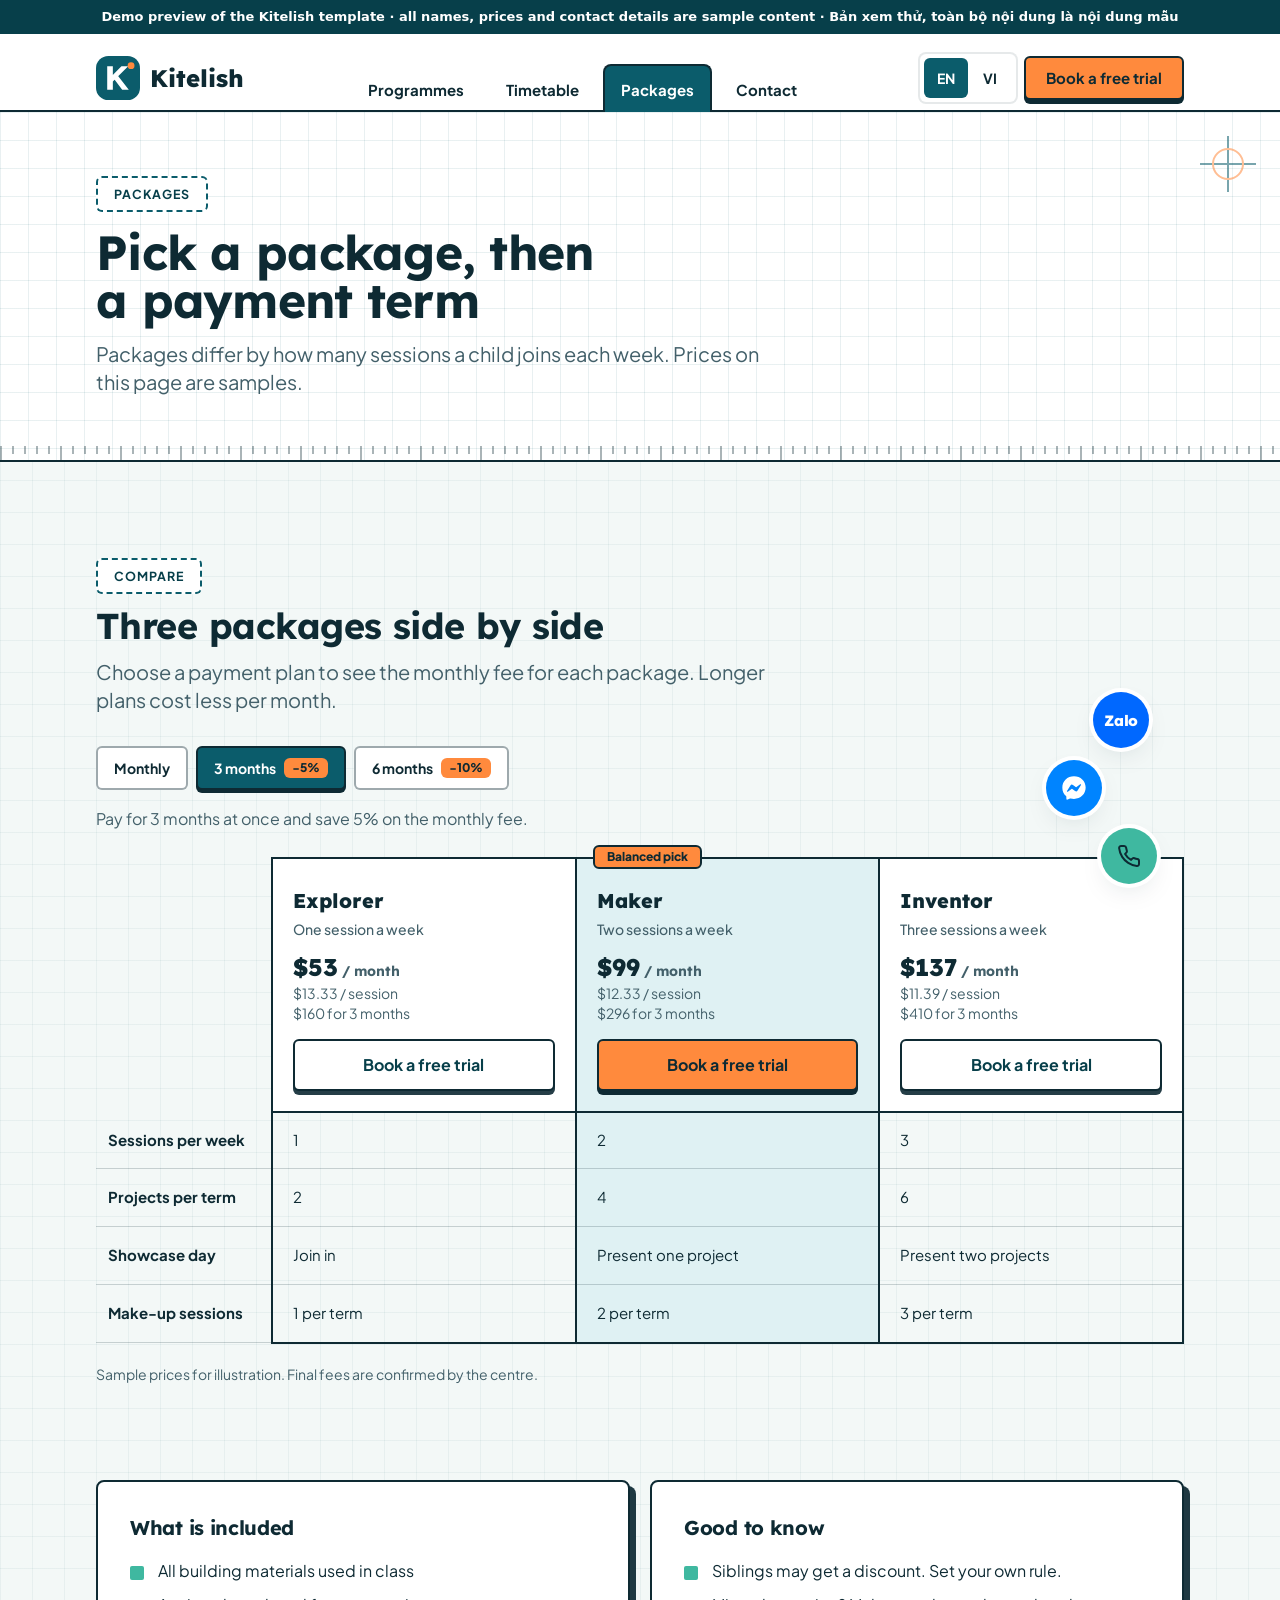
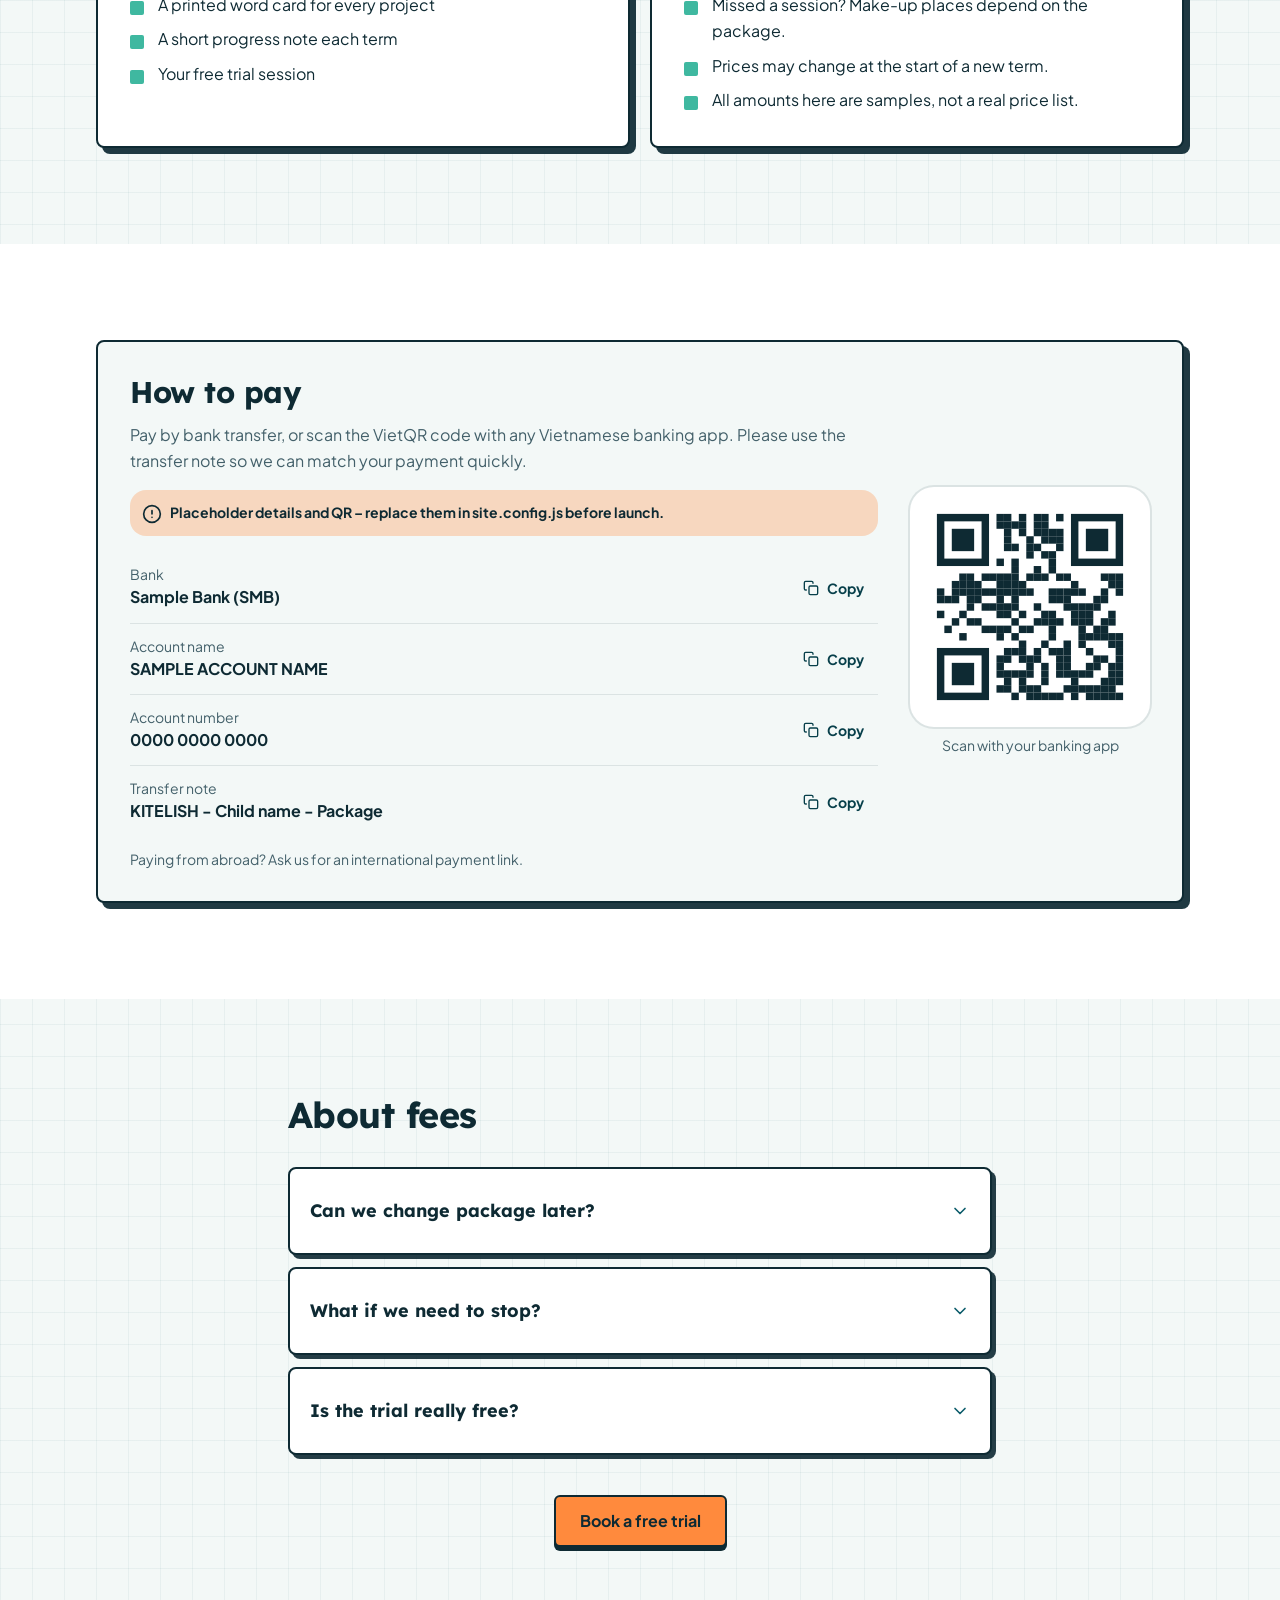
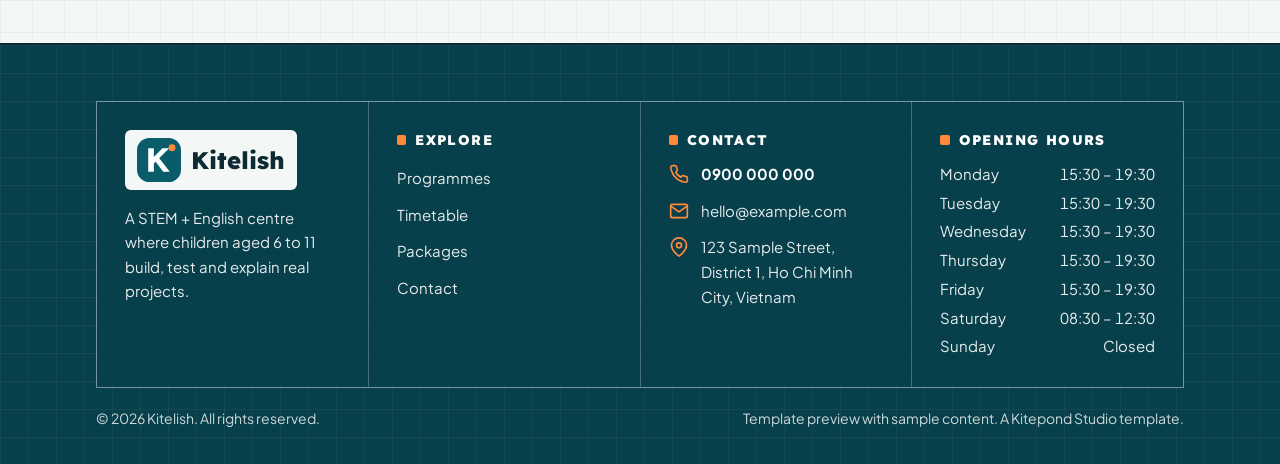
<file: packages.html>
<!doctype html>
<html lang="en">
<head>
<meta name="robots" content="noindex, nofollow">
  <meta charset="utf-8">
  <meta name="viewport" content="width=device-width, initial-scale=1">
  <title data-i18n="meta.pricing.title">Packages and fees | Kitelish</title>
  <meta name="description" content="Compare three packages by sessions per week, choose a payment term and see the price per month. Sample prices." data-i18n-attr="content:meta.pricing.desc">
  <meta name="theme-color" content="#0B5C6B">
  <meta property="og:type" content="website">
  <meta property="og:site_name" content="Kitelish">
  <meta property="og:title" content="Packages and fees | Kitelish" data-i18n-attr="content:meta.pricing.title">
  <meta property="og:description" content="Compare three packages by sessions per week, choose a payment term and see the price per month. Sample prices." data-i18n-attr="content:meta.pricing.desc">
  <meta property="og:image" content="https://kitepond.github.io/kitelish-demo/assets/img/og-cover.png">
  <meta name="twitter:card" content="summary_large_image">
  <link rel="icon" href="assets/img/favicon.svg" type="image/svg+xml">
  <script>/* font preload (skipped on file:// where browsers block it) */if(location.protocol!=="file:"){["plus-jakarta-sans-latin-wght-normal", "lexend-latin-wght-normal"].forEach(function(f){var l=document.createElement("link");l.rel="preload";l.as="font";l.type="font/woff2";l.crossOrigin="";l.href="assets/fonts/"+f+".woff2";document.head.appendChild(l)})}</script>
  <link rel="stylesheet" href="assets/css/styles.css">
  <!-- Site settings (brand, colors, contact, languages...) - edit site.config.js -->
  <script src="site.config.js"></script>
  <script src="assets/js/boot.js"></script>
</head>
<body data-style="blueprint" data-page="pricing" class="bg-cream">
<div role="note" style="background:#073F4A;color:#fff;font:600 13px/1.4 system-ui,sans-serif;text-align:center;padding:8px 12px">Demo preview of the Kitelish template · all names, prices and contact details are sample content · Bản xem thử, toàn bộ nội dung là nội dung mẫu</div>
  <a class="skip-link" href="#main" data-i18n="common.skip">Skip to main content</a>
  <header id="site-header" class="sticky top-0 z-40 border-b-2 border-ink bg-white"></header>
  <main id="main">
<section class="hdr-ruled relative overflow-hidden"><span class="hdr-cross" aria-hidden="true"></span><div class="container-x relative py-12 sm:py-16"><p class="eyebrow" data-i18n="pricing.header.eyebrow">Packages</p><h1 class="mt-4 max-w-3xl text-4xl text-balance sm:text-5xl" data-i18n="pricing.header.title">Pick a package, then a payment term</h1><p class="lead mt-4 max-w-2xl" data-i18n="pricing.header.text">Packages differ by how many sessions a child joins each week. Prices on this page are samples.</p></div><div class="ruler" aria-hidden="true"></div></section>
<section class="section" aria-labelledby="pkg15-h"><div class="container-x"><div class="max-w-2xl"><p class="eyebrow" data-i18n="pricing.eyebrow">Compare</p><h2 class="mt-3 text-3xl text-balance sm:text-4xl" id="pkg15-h" data-i18n="pricing.title">Three packages side by side</h2><p class="lead mt-3" data-i18n="pricing.text">Choose a payment plan to see the monthly fee for each package. Longer plans cost less per month.</p></div><div role="radiogroup" id="pricing-toggle" class="mt-8 flex flex-wrap gap-2" aria-label="Choose a payment plan" data-i18n-attr="aria-label:pricing.toggle"></div><p id="pricing-plan-desc" class="mt-4 text-muted" aria-live="polite"></p><div id="pricing-table" data-matrix data-prefix="pricing" data-rows="4" class="mt-6"></div><p class="mt-5 text-sm text-muted" data-i18n="pricing.note">Sample prices for illustration. Final fees are confirmed by the centre.</p></div></section>
<section class="section pt-0"><div class="container-x"><div class="grid gap-5 md:grid-cols-2"><div class="card"><h3 class="text-xl" data-i18n="pricing.included.title">What is included</h3><ul class="prose-list mt-4 space-y-2"><li data-i18n="pricing.included1">All building materials used in class</li><li data-i18n="pricing.included2">A printed word card for every project</li><li data-i18n="pricing.included3">A short progress note each term</li><li data-i18n="pricing.included4">Your free trial session</li></ul></div><div class="card"><h3 class="text-xl" data-i18n="pricing.good.title">Good to know</h3><ul class="prose-list mt-4 space-y-2"><li data-i18n="pricing.good1">Siblings may get a discount. Set your own rule.</li><li data-i18n="pricing.good2">Missed a session? Make-up places depend on the package.</li><li data-i18n="pricing.good3">Prices may change at the start of a new term.</li><li data-i18n="pricing.good4">All amounts here are samples, not a real price list.</li></ul></div></div></div></section>
<section class="section bg-white" aria-label="How to pay" data-i18n-attr="aria-label:pricing.pay.title"><div class="container-x"><div id="payment-block" class="card bg-cream" hidden></div></div></section>
<section class="section" aria-labelledby="faq16-h"><div class="container-x max-w-3xl"><h2 class="text-3xl text-balance sm:text-4xl" id="faq16-h" data-i18n="pricing.faq.title">About fees</h2><div class="mt-8 space-y-3"><details class="group rounded-2xl bg-white p-5 shadow-soft ring-1 ring-ink/5"><summary class="flex min-h-[44px] cursor-pointer list-none items-center justify-between gap-4 rounded-xl font-display text-lg font-bold"><span data-i18n="pricing.faq.1.q">Can we change package later?</span><span class="shrink-0 text-brand transition group-open:rotate-180" data-icon="chevron-down"></span></summary><p class="mt-3 text-muted" data-i18n="pricing.faq.1.a">Yes, at the start of any month. Tell us before the new month begins.</p></details><details class="group rounded-2xl bg-white p-5 shadow-soft ring-1 ring-ink/5"><summary class="flex min-h-[44px] cursor-pointer list-none items-center justify-between gap-4 rounded-xl font-display text-lg font-bold"><span data-i18n="pricing.faq.2.q">What if we need to stop?</span><span class="shrink-0 text-brand transition group-open:rotate-180" data-icon="chevron-down"></span></summary><p class="mt-3 text-muted" data-i18n="pricing.faq.2.a">Monthly families can stop at the end of the month. Longer plans follow the centre's policy, which you can state here.</p></details><details class="group rounded-2xl bg-white p-5 shadow-soft ring-1 ring-ink/5"><summary class="flex min-h-[44px] cursor-pointer list-none items-center justify-between gap-4 rounded-xl font-display text-lg font-bold"><span data-i18n="pricing.faq.3.q">Is the trial really free?</span><span class="shrink-0 text-brand transition group-open:rotate-180" data-icon="chevron-down"></span></summary><p class="mt-3 text-muted" data-i18n="pricing.faq.3.a">In this template, yes. Change the wording if your centre charges for trials.</p></details></div><p class="mt-10 text-center"><a class="btn btn-primary" href="trial.html"><span data-i18n="cta.book">Book a free trial</span></a></p></div></section>
  </main>
  <footer id="site-footer"></footer>
  <div id="chat-buttons"></div>
  <noscript><p class="container-x py-6 text-center font-bold" data-i18n="common.needJs">Please enable JavaScript to see this section.</p></noscript>
  <script src="assets/i18n/en.js"></script>
  <script src="assets/i18n/vi.js"></script>
  <script src="assets/data/pricing.js"></script>
  <script src="assets/js/icons.js"></script>
  <script src="assets/js/core.js"></script>
  <script src="assets/js/matrix.js"></script>
  <script src="assets/js/payment.js"></script>
</body>
</html>
</file>
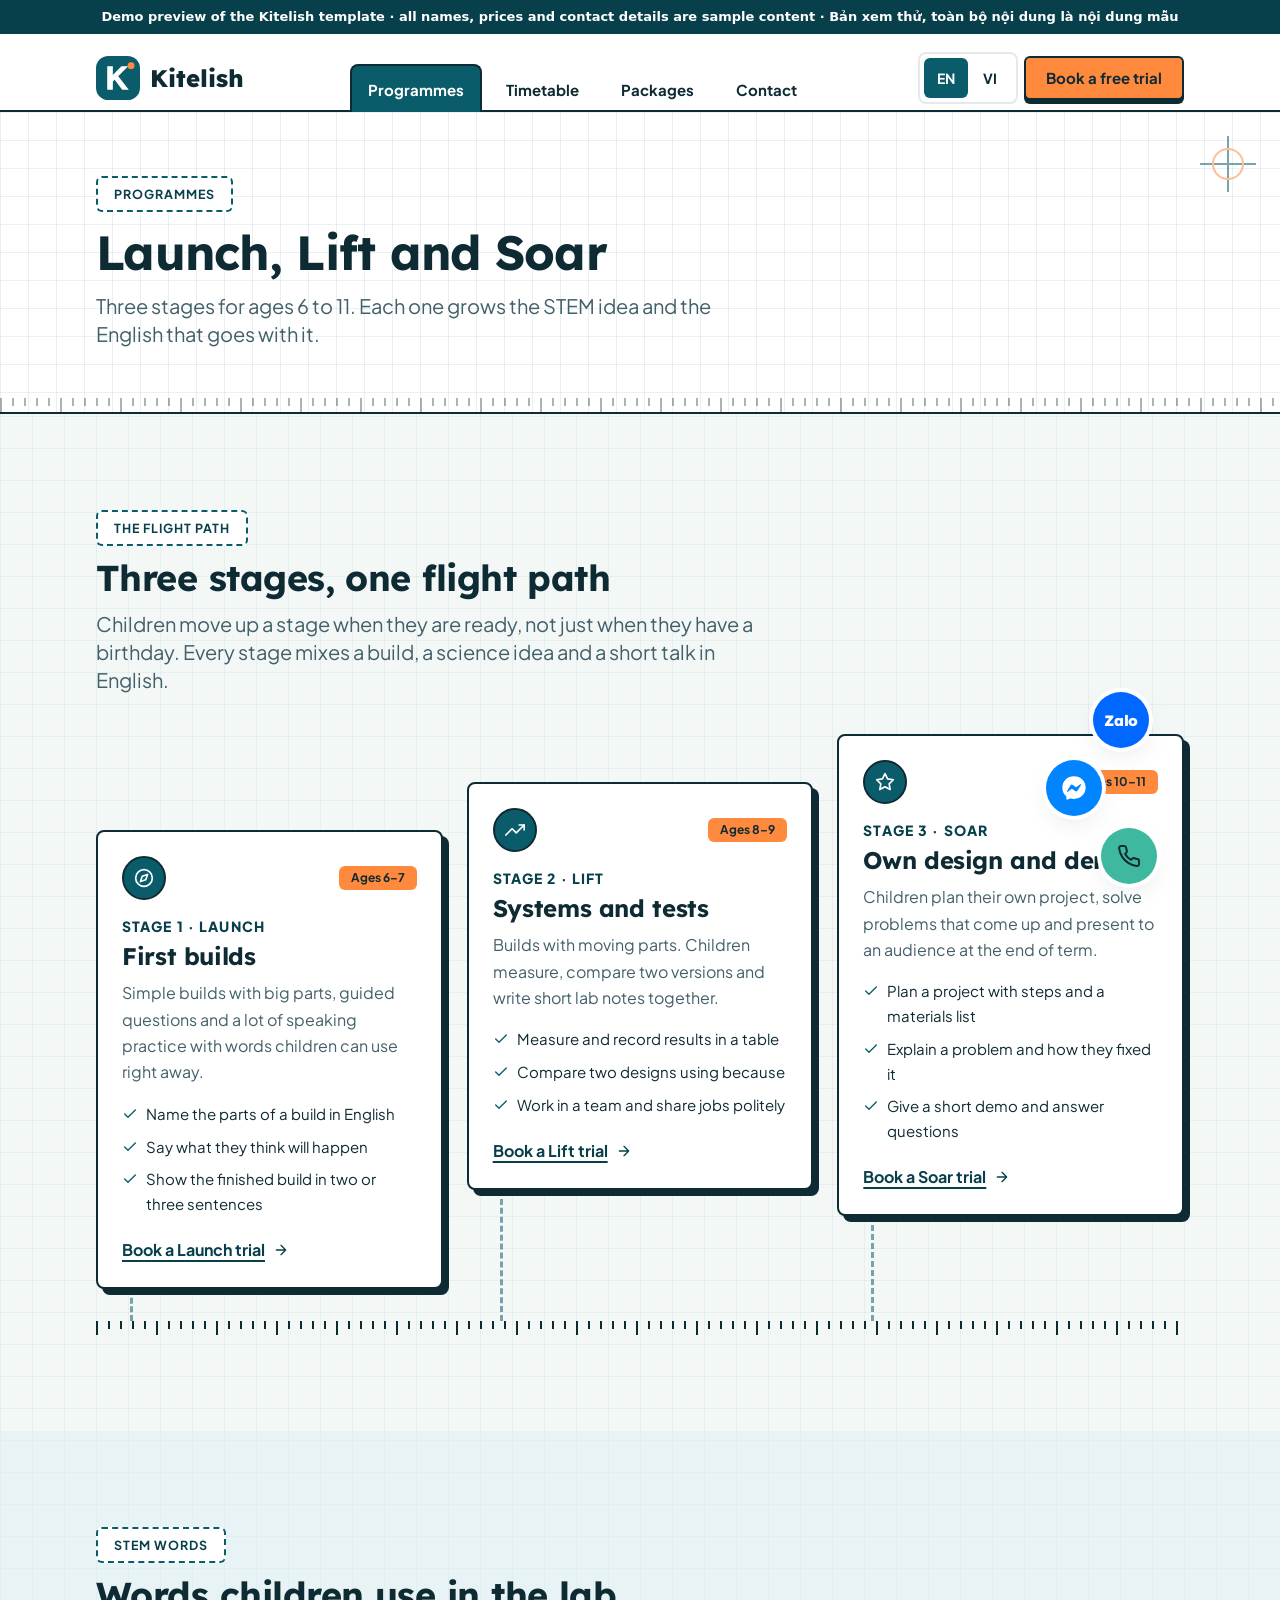
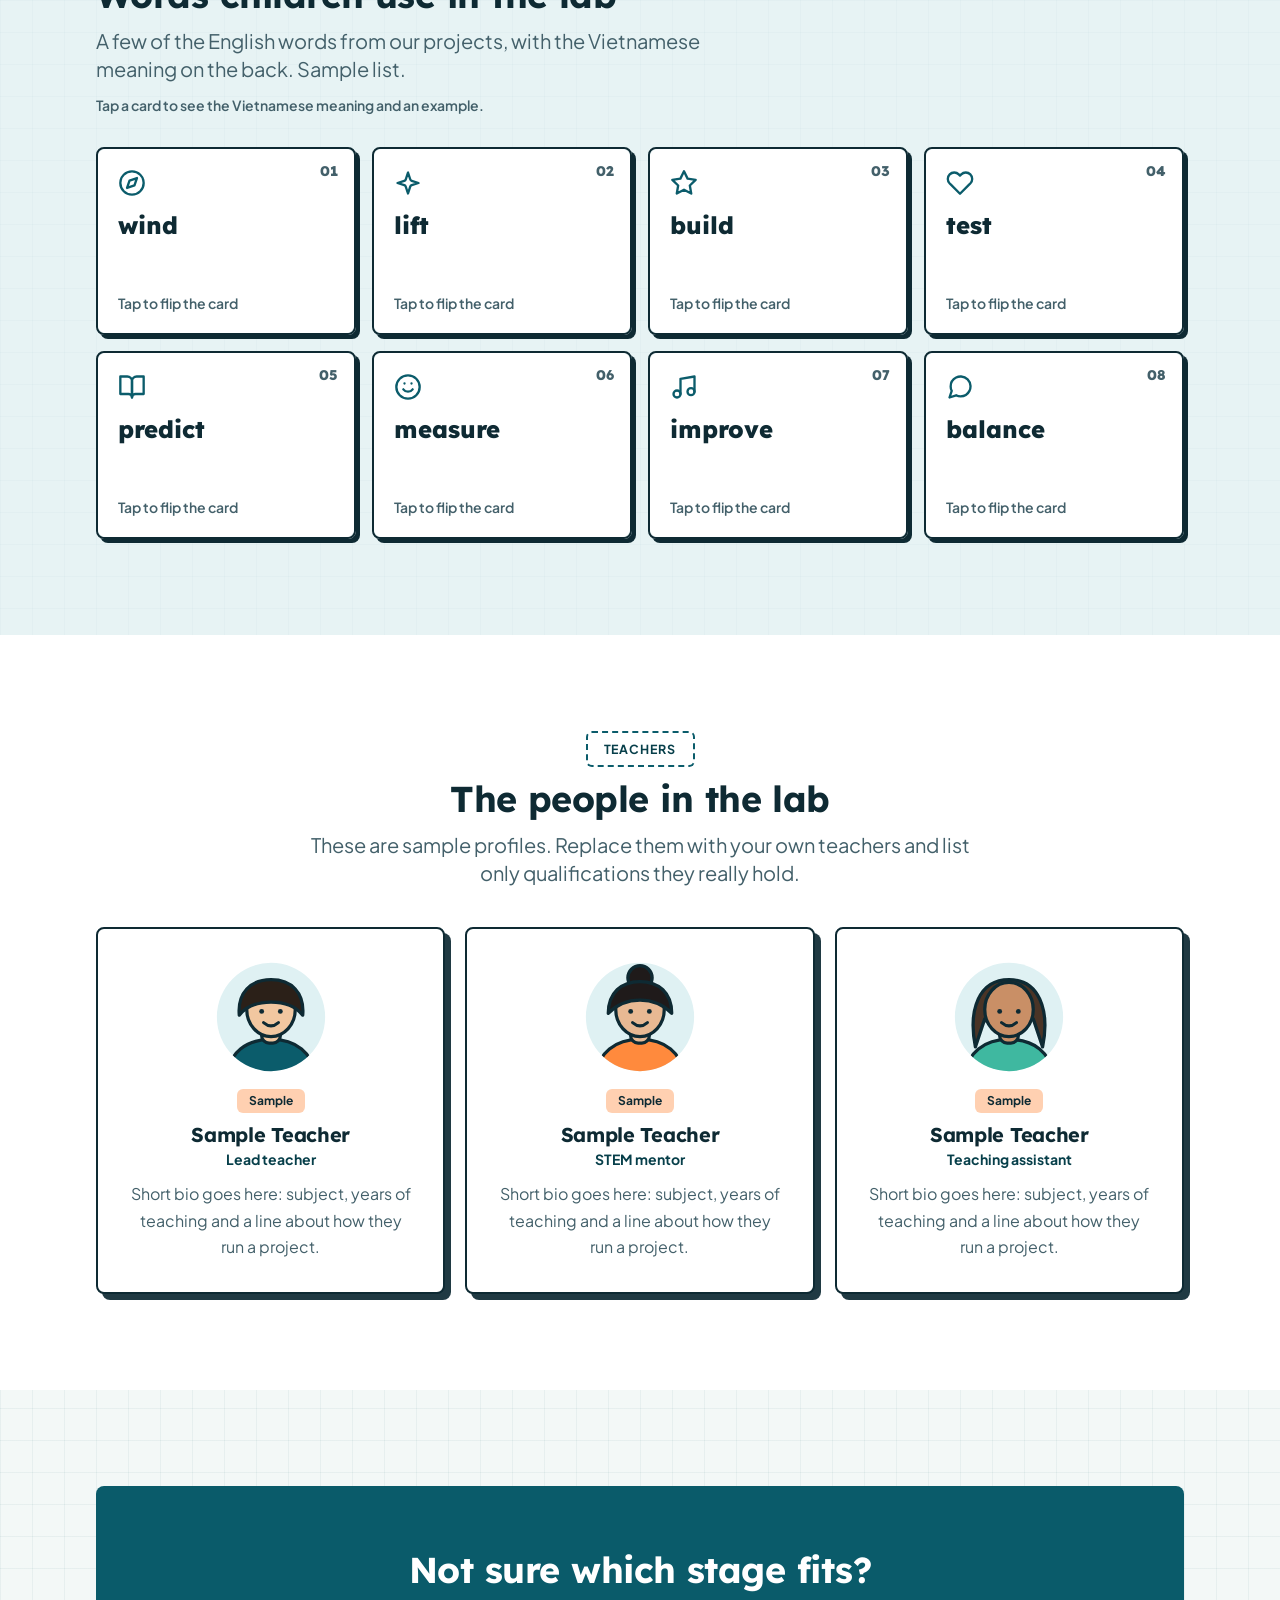
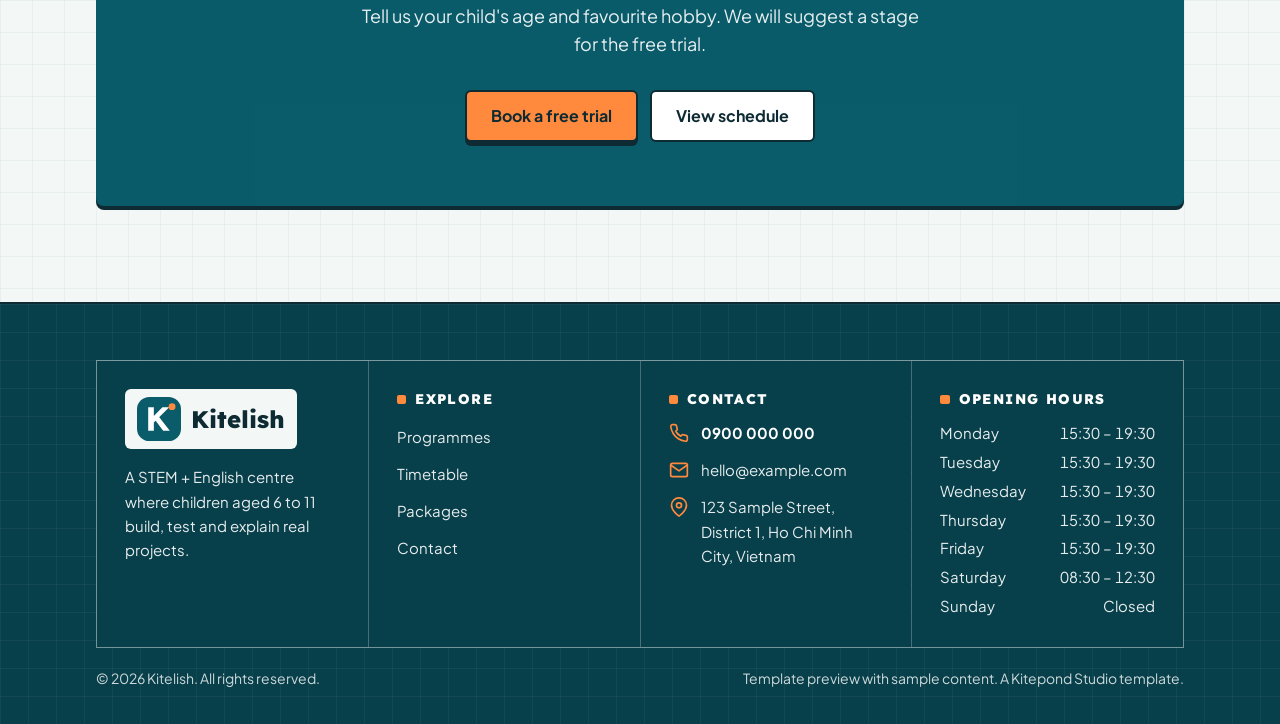
<file: programmes.html>
<!doctype html>
<html lang="en">
<head>
<meta name="robots" content="noindex, nofollow">
  <meta charset="utf-8">
  <meta name="viewport" content="width=device-width, initial-scale=1">
  <title data-i18n="meta.catalog.title">Programmes – Launch, Lift and Soar | Kitelish</title>
  <meta name="description" content="Three stages for ages 6 to 11, from first builds to a presented project, with English vocabulary in every lesson." data-i18n-attr="content:meta.catalog.desc">
  <meta name="theme-color" content="#0B5C6B">
  <meta property="og:type" content="website">
  <meta property="og:site_name" content="Kitelish">
  <meta property="og:title" content="Programmes – Launch, Lift and Soar | Kitelish" data-i18n-attr="content:meta.catalog.title">
  <meta property="og:description" content="Three stages for ages 6 to 11, from first builds to a presented project, with English vocabulary in every lesson." data-i18n-attr="content:meta.catalog.desc">
  <meta property="og:image" content="https://kitepond.github.io/kitelish-demo/assets/img/og-cover.png">
  <meta name="twitter:card" content="summary_large_image">
  <link rel="icon" href="assets/img/favicon.svg" type="image/svg+xml">
  <script>/* font preload (skipped on file:// where browsers block it) */if(location.protocol!=="file:"){["plus-jakarta-sans-latin-wght-normal", "lexend-latin-wght-normal"].forEach(function(f){var l=document.createElement("link");l.rel="preload";l.as="font";l.type="font/woff2";l.crossOrigin="";l.href="assets/fonts/"+f+".woff2";document.head.appendChild(l)})}</script>
  <link rel="stylesheet" href="assets/css/styles.css">
  <!-- Site settings (brand, colors, contact, languages...) - edit site.config.js -->
  <script src="site.config.js"></script>
  <script src="assets/js/boot.js"></script>
</head>
<body data-style="blueprint" data-page="catalog" class="bg-cream">
<div role="note" style="background:#073F4A;color:#fff;font:600 13px/1.4 system-ui,sans-serif;text-align:center;padding:8px 12px">Demo preview of the Kitelish template · all names, prices and contact details are sample content · Bản xem thử, toàn bộ nội dung là nội dung mẫu</div>
  <a class="skip-link" href="#main" data-i18n="common.skip">Skip to main content</a>
  <header id="site-header" class="sticky top-0 z-40 border-b-2 border-ink bg-white"></header>
  <main id="main">
<section class="hdr-ruled relative overflow-hidden"><span class="hdr-cross" aria-hidden="true"></span><div class="container-x relative py-12 sm:py-16"><p class="eyebrow" data-i18n="catalog.header.eyebrow">Programmes</p><h1 class="mt-4 max-w-3xl text-4xl text-balance sm:text-5xl" data-i18n="catalog.header.title">Launch, Lift and Soar</h1><p class="lead mt-4 max-w-2xl" data-i18n="catalog.header.text">Three stages for ages 6 to 11. Each one grows the STEM idea and the English that goes with it.</p></div><div class="ruler" aria-hidden="true"></div></section>
<section class="section" aria-labelledby="roadmap9-h"><div class="container-x"><div class="max-w-2xl"><p class="eyebrow" data-i18n="road.eyebrow">The flight path</p><h2 class="mt-3 text-3xl text-balance sm:text-4xl" id="roadmap9-h" data-i18n="road.title">Three stages, one flight path</h2><p class="lead mt-3" data-i18n="road.text">Children move up a stage when they are ready, not just when they have a birthday. Every stage mixes a build, a science idea and a short talk in English.</p></div><ol class="rm-track mt-10 grid gap-5 lg:flex lg:items-stretch lg:gap-6"><li class="rm-stop lg:mt-24"><div class="rm-card"><div class="flex items-center justify-between gap-3"><span class="rm-pin"><span data-icon="compass" data-icon-class="h-5 w-5"></span></span><span class="badge bg-accent text-ink" data-i18n="road.1.ages">Ages 6–7</span></div><p class="rm-stage" data-i18n="road.1.stage">Stage 1 · Launch</p><h3 class="mt-1 text-2xl" data-i18n="road.1.title">First builds</h3><p class="mt-2 text-muted" data-i18n="road.1.text">Simple builds with big parts, guided questions and a lot of speaking practice with words children can use right away.</p><ul class="mt-4 space-y-2"><li class="flex items-start gap-2"><span data-icon="check" data-icon-class="mt-1 h-4 w-4 shrink-0 text-brand"></span><span class="text-[15px]" data-i18n="road.1.o1">Name the parts of a build in English</span></li><li class="flex items-start gap-2"><span data-icon="check" data-icon-class="mt-1 h-4 w-4 shrink-0 text-brand"></span><span class="text-[15px]" data-i18n="road.1.o2">Say what they think will happen</span></li><li class="flex items-start gap-2"><span data-icon="check" data-icon-class="mt-1 h-4 w-4 shrink-0 text-brand"></span><span class="text-[15px]" data-i18n="road.1.o3">Show the finished build in two or three sentences</span></li></ul><a class="mt-5 inline-flex items-center gap-2 font-bold text-brand-dark underline decoration-2 underline-offset-4 hover:text-brand" href="trial.html?item=launch"><span data-i18n="road.1.link">Book a Launch trial</span><span data-icon="arrow-right" data-icon-class="h-4 w-4"></span></a></div><span class="rm-tether" aria-hidden="true"></span></li><li class="rm-stop lg:mt-12"><div class="rm-card"><div class="flex items-center justify-between gap-3"><span class="rm-pin"><span data-icon="trending-up" data-icon-class="h-5 w-5"></span></span><span class="badge bg-accent text-ink" data-i18n="road.2.ages">Ages 8–9</span></div><p class="rm-stage" data-i18n="road.2.stage">Stage 2 · Lift</p><h3 class="mt-1 text-2xl" data-i18n="road.2.title">Systems and tests</h3><p class="mt-2 text-muted" data-i18n="road.2.text">Builds with moving parts. Children measure, compare two versions and write short lab notes together.</p><ul class="mt-4 space-y-2"><li class="flex items-start gap-2"><span data-icon="check" data-icon-class="mt-1 h-4 w-4 shrink-0 text-brand"></span><span class="text-[15px]" data-i18n="road.2.o1">Measure and record results in a table</span></li><li class="flex items-start gap-2"><span data-icon="check" data-icon-class="mt-1 h-4 w-4 shrink-0 text-brand"></span><span class="text-[15px]" data-i18n="road.2.o2">Compare two designs using because</span></li><li class="flex items-start gap-2"><span data-icon="check" data-icon-class="mt-1 h-4 w-4 shrink-0 text-brand"></span><span class="text-[15px]" data-i18n="road.2.o3">Work in a team and share jobs politely</span></li></ul><a class="mt-5 inline-flex items-center gap-2 font-bold text-brand-dark underline decoration-2 underline-offset-4 hover:text-brand" href="trial.html?item=lift"><span data-i18n="road.2.link">Book a Lift trial</span><span data-icon="arrow-right" data-icon-class="h-4 w-4"></span></a></div><span class="rm-tether" aria-hidden="true"></span></li><li class="rm-stop lg:mt-0"><div class="rm-card"><div class="flex items-center justify-between gap-3"><span class="rm-pin"><span data-icon="star" data-icon-class="h-5 w-5"></span></span><span class="badge bg-accent text-ink" data-i18n="road.3.ages">Ages 10–11</span></div><p class="rm-stage" data-i18n="road.3.stage">Stage 3 · Soar</p><h3 class="mt-1 text-2xl" data-i18n="road.3.title">Own design and demo</h3><p class="mt-2 text-muted" data-i18n="road.3.text">Children plan their own project, solve problems that come up and present to an audience at the end of term.</p><ul class="mt-4 space-y-2"><li class="flex items-start gap-2"><span data-icon="check" data-icon-class="mt-1 h-4 w-4 shrink-0 text-brand"></span><span class="text-[15px]" data-i18n="road.3.o1">Plan a project with steps and a materials list</span></li><li class="flex items-start gap-2"><span data-icon="check" data-icon-class="mt-1 h-4 w-4 shrink-0 text-brand"></span><span class="text-[15px]" data-i18n="road.3.o2">Explain a problem and how they fixed it</span></li><li class="flex items-start gap-2"><span data-icon="check" data-icon-class="mt-1 h-4 w-4 shrink-0 text-brand"></span><span class="text-[15px]" data-i18n="road.3.o3">Give a short demo and answer questions</span></li></ul><a class="mt-5 inline-flex items-center gap-2 font-bold text-brand-dark underline decoration-2 underline-offset-4 hover:text-brand" href="trial.html?item=soar"><span data-i18n="road.3.link">Book a Soar trial</span><span data-icon="arrow-right" data-icon-class="h-4 w-4"></span></a></div><span class="rm-tether" aria-hidden="true"></span></li></ol><div class="ruler hidden lg:block" aria-hidden="true"></div></div></section>
<section class="section bg-brand-soft/60" aria-labelledby="flip10-h"><div class="container-x"><div class="max-w-2xl"><p class="eyebrow" data-i18n="vocab.eyebrow">STEM words</p><h2 class="mt-3 text-3xl text-balance sm:text-4xl" id="flip10-h" data-i18n="vocab.title">Words children use in the lab</h2><p class="lead mt-3" data-i18n="vocab.text">A few of the English words from our projects, with the Vietnamese meaning on the back. Sample list.</p></div><p class="mt-3 text-sm font-semibold text-muted" data-i18n="vocab.hint">Tap a card to see the Vietnamese meaning and an example.</p><ul class="mt-8 grid grid-cols-1 gap-4 sm:grid-cols-2 lg:grid-cols-4"><li><button type="button" class="flip" aria-pressed="false"><span class="flip-front"><span class="flip-no" aria-hidden="true">01</span><span data-icon="compass" data-icon-class="h-7 w-7 text-brand"></span><span class="mt-3 block font-display text-2xl font-extrabold text-ink" data-i18n="vocab.1.en">wind</span><span class="mt-auto block pt-4 text-sm font-semibold text-muted" data-i18n="flip.hint">Tap to flip the card</span></span><span class="flip-back"><span class="block font-display text-2xl font-extrabold" data-i18n="vocab.1.vi">gió</span><span class="mt-3 block text-[15px] font-medium" data-i18n="vocab.1.ex">Wind makes the kite fly.</span></span></button></li><li><button type="button" class="flip" aria-pressed="false"><span class="flip-front"><span class="flip-no" aria-hidden="true">02</span><span data-icon="sparkles" data-icon-class="h-7 w-7 text-brand"></span><span class="mt-3 block font-display text-2xl font-extrabold text-ink" data-i18n="vocab.2.en">lift</span><span class="mt-auto block pt-4 text-sm font-semibold text-muted" data-i18n="flip.hint">Tap to flip the card</span></span><span class="flip-back"><span class="block font-display text-2xl font-extrabold" data-i18n="vocab.2.vi">lực nâng</span><span class="mt-3 block text-[15px] font-medium" data-i18n="vocab.2.ex">Lift pushes the kite up.</span></span></button></li><li><button type="button" class="flip" aria-pressed="false"><span class="flip-front"><span class="flip-no" aria-hidden="true">03</span><span data-icon="star" data-icon-class="h-7 w-7 text-brand"></span><span class="mt-3 block font-display text-2xl font-extrabold text-ink" data-i18n="vocab.3.en">build</span><span class="mt-auto block pt-4 text-sm font-semibold text-muted" data-i18n="flip.hint">Tap to flip the card</span></span><span class="flip-back"><span class="block font-display text-2xl font-extrabold" data-i18n="vocab.3.vi">lắp ráp</span><span class="mt-3 block text-[15px] font-medium" data-i18n="vocab.3.ex">We build a small bridge.</span></span></button></li><li><button type="button" class="flip" aria-pressed="false"><span class="flip-front"><span class="flip-no" aria-hidden="true">04</span><span data-icon="heart" data-icon-class="h-7 w-7 text-brand"></span><span class="mt-3 block font-display text-2xl font-extrabold text-ink" data-i18n="vocab.4.en">test</span><span class="mt-auto block pt-4 text-sm font-semibold text-muted" data-i18n="flip.hint">Tap to flip the card</span></span><span class="flip-back"><span class="block font-display text-2xl font-extrabold" data-i18n="vocab.4.vi">thử nghiệm</span><span class="mt-3 block text-[15px] font-medium" data-i18n="vocab.4.ex">Let's test it again.</span></span></button></li><li><button type="button" class="flip" aria-pressed="false"><span class="flip-front"><span class="flip-no" aria-hidden="true">05</span><span data-icon="book-open" data-icon-class="h-7 w-7 text-brand"></span><span class="mt-3 block font-display text-2xl font-extrabold text-ink" data-i18n="vocab.5.en">predict</span><span class="mt-auto block pt-4 text-sm font-semibold text-muted" data-i18n="flip.hint">Tap to flip the card</span></span><span class="flip-back"><span class="block font-display text-2xl font-extrabold" data-i18n="vocab.5.vi">dự đoán</span><span class="mt-3 block text-[15px] font-medium" data-i18n="vocab.5.ex">I predict it will float.</span></span></button></li><li><button type="button" class="flip" aria-pressed="false"><span class="flip-front"><span class="flip-no" aria-hidden="true">06</span><span data-icon="smile" data-icon-class="h-7 w-7 text-brand"></span><span class="mt-3 block font-display text-2xl font-extrabold text-ink" data-i18n="vocab.6.en">measure</span><span class="mt-auto block pt-4 text-sm font-semibold text-muted" data-i18n="flip.hint">Tap to flip the card</span></span><span class="flip-back"><span class="block font-display text-2xl font-extrabold" data-i18n="vocab.6.vi">đo</span><span class="mt-3 block text-[15px] font-medium" data-i18n="vocab.6.ex">Measure the string first.</span></span></button></li><li><button type="button" class="flip" aria-pressed="false"><span class="flip-front"><span class="flip-no" aria-hidden="true">07</span><span data-icon="music" data-icon-class="h-7 w-7 text-brand"></span><span class="mt-3 block font-display text-2xl font-extrabold text-ink" data-i18n="vocab.7.en">improve</span><span class="mt-auto block pt-4 text-sm font-semibold text-muted" data-i18n="flip.hint">Tap to flip the card</span></span><span class="flip-back"><span class="block font-display text-2xl font-extrabold" data-i18n="vocab.7.vi">cải tiến</span><span class="mt-3 block text-[15px] font-medium" data-i18n="vocab.7.ex">How can we improve it?</span></span></button></li><li><button type="button" class="flip" aria-pressed="false"><span class="flip-front"><span class="flip-no" aria-hidden="true">08</span><span data-icon="message" data-icon-class="h-7 w-7 text-brand"></span><span class="mt-3 block font-display text-2xl font-extrabold text-ink" data-i18n="vocab.8.en">balance</span><span class="mt-auto block pt-4 text-sm font-semibold text-muted" data-i18n="flip.hint">Tap to flip the card</span></span><span class="flip-back"><span class="block font-display text-2xl font-extrabold" data-i18n="vocab.8.vi">cân bằng</span><span class="mt-3 block text-[15px] font-medium" data-i18n="vocab.8.ex">The beam is in balance.</span></span></button></li></ul></div></section>
<section class="section bg-white" aria-labelledby="team11-h"><div class="container-x"><div class="mx-auto max-w-2xl text-center"><p class="eyebrow" data-i18n="catalog.team.eyebrow">Teachers</p><h2 class="mt-3 text-3xl text-balance sm:text-4xl" id="team11-h" data-i18n="catalog.team.title">The people in the lab</h2><p class="lead mt-3" data-i18n="catalog.team.text">These are sample profiles. Replace them with your own teachers and list only qualifications they really hold.</p></div><ul class="mt-10 grid gap-5 md:grid-cols-3"><li class="card flex flex-col items-center text-center"><img src="assets/img/team-1.svg" width="112" height="112" class="h-28 w-28 rounded-full" alt="Illustrated placeholder portrait of a teacher" data-i18n-attr="alt:catalog.team.avatarAlt" loading="lazy"><span class="badge mt-4 bg-accent/40 text-ink" data-i18n="common.sample">Sample</span><h3 class="mt-2 text-xl" data-i18n="catalog.team.name">Sample Teacher</h3><p class="text-sm font-bold text-brand-dark" data-i18n="catalog.team.1.role">Lead teacher</p><p class="mt-3 text-muted" data-i18n="catalog.team.bio">Short bio goes here: subject, years of teaching and a line about how they run a project.</p></li><li class="card flex flex-col items-center text-center"><img src="assets/img/team-2.svg" width="112" height="112" class="h-28 w-28 rounded-full" alt="Illustrated placeholder portrait of a teacher" data-i18n-attr="alt:catalog.team.avatarAlt" loading="lazy"><span class="badge mt-4 bg-accent/40 text-ink" data-i18n="common.sample">Sample</span><h3 class="mt-2 text-xl" data-i18n="catalog.team.name">Sample Teacher</h3><p class="text-sm font-bold text-brand-dark" data-i18n="catalog.team.2.role">STEM mentor</p><p class="mt-3 text-muted" data-i18n="catalog.team.bio">Short bio goes here: subject, years of teaching and a line about how they run a project.</p></li><li class="card flex flex-col items-center text-center"><img src="assets/img/team-3.svg" width="112" height="112" class="h-28 w-28 rounded-full" alt="Illustrated placeholder portrait of a teacher" data-i18n-attr="alt:catalog.team.avatarAlt" loading="lazy"><span class="badge mt-4 bg-accent/40 text-ink" data-i18n="common.sample">Sample</span><h3 class="mt-2 text-xl" data-i18n="catalog.team.name">Sample Teacher</h3><p class="text-sm font-bold text-brand-dark" data-i18n="catalog.team.3.role">Teaching assistant</p><p class="mt-3 text-muted" data-i18n="catalog.team.bio">Short bio goes here: subject, years of teaching and a line about how they run a project.</p></li></ul></div></section>
<section class="section" aria-labelledby="cta12-h"><div class="container-x"><div class="band-brand relative overflow-hidden rounded-card bg-brand px-6 py-12 text-center text-white shadow-pop sm:px-12 sm:py-16"><div class="dots pointer-events-none absolute inset-0 opacity-20" aria-hidden="true"></div><h2 class="relative text-3xl text-white text-balance sm:text-4xl" id="cta12-h" data-i18n="catalog.cta.title">Not sure which stage fits?</h2><p class="relative mx-auto mt-3 max-w-xl text-lg text-white/90" data-i18n="catalog.cta.text">Tell us your child's age and favourite hobby. We will suggest a stage for the free trial.</p><div class="relative mt-8 flex flex-wrap justify-center gap-3"><a class="btn btn-primary" href="trial.html"><span data-i18n="cta.book">Book a free trial</span></a><a class="btn bg-white text-ink hover:bg-brand-soft" href="timetable.html"><span data-i18n="common.viewSchedule">View schedule</span></a></div></div></div></section>
  </main>
  <footer id="site-footer"></footer>
  <div id="chat-buttons"></div>
  <noscript><p class="container-x py-6 text-center font-bold" data-i18n="common.needJs">Please enable JavaScript to see this section.</p></noscript>
  <script src="assets/i18n/en.js"></script>
  <script src="assets/i18n/vi.js"></script>
  <script src="assets/js/icons.js"></script>
  <script src="assets/js/core.js"></script>
  <script src="assets/js/flip.js"></script>
</body>
</html>
</file>
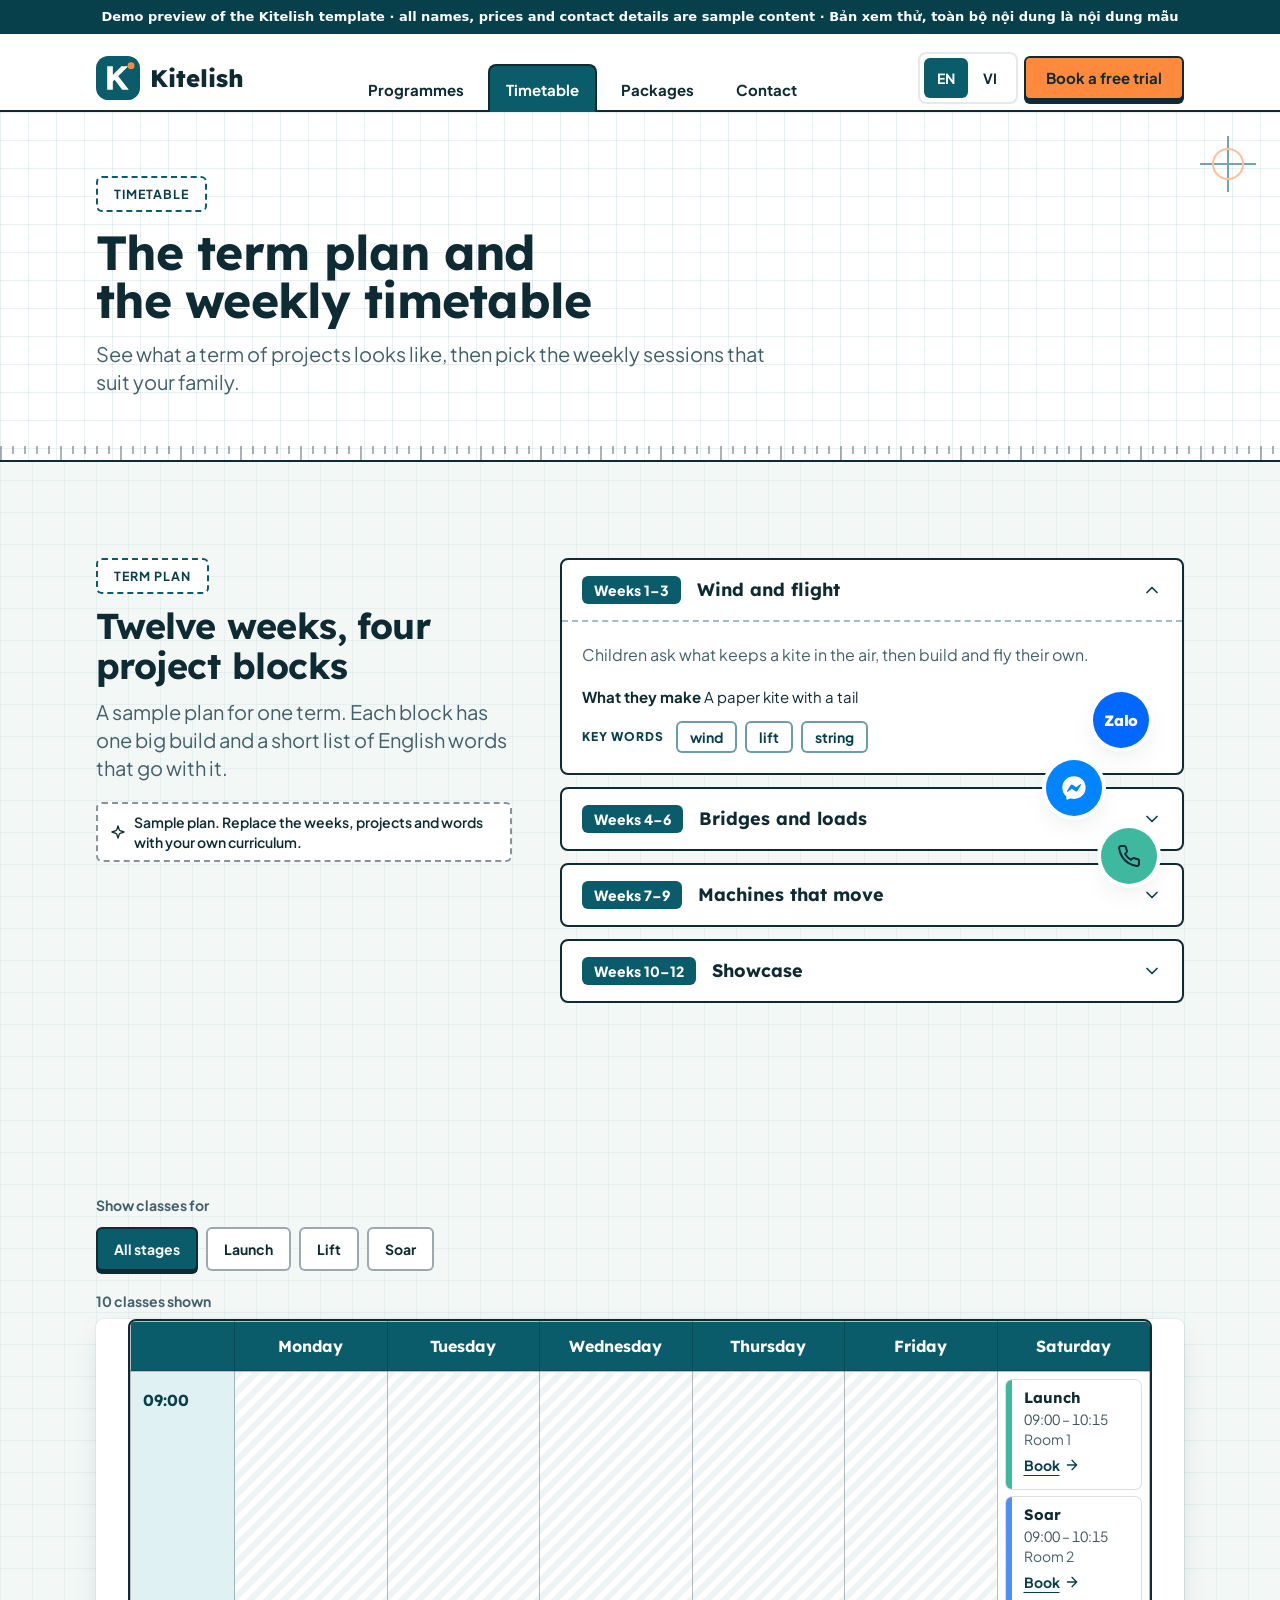
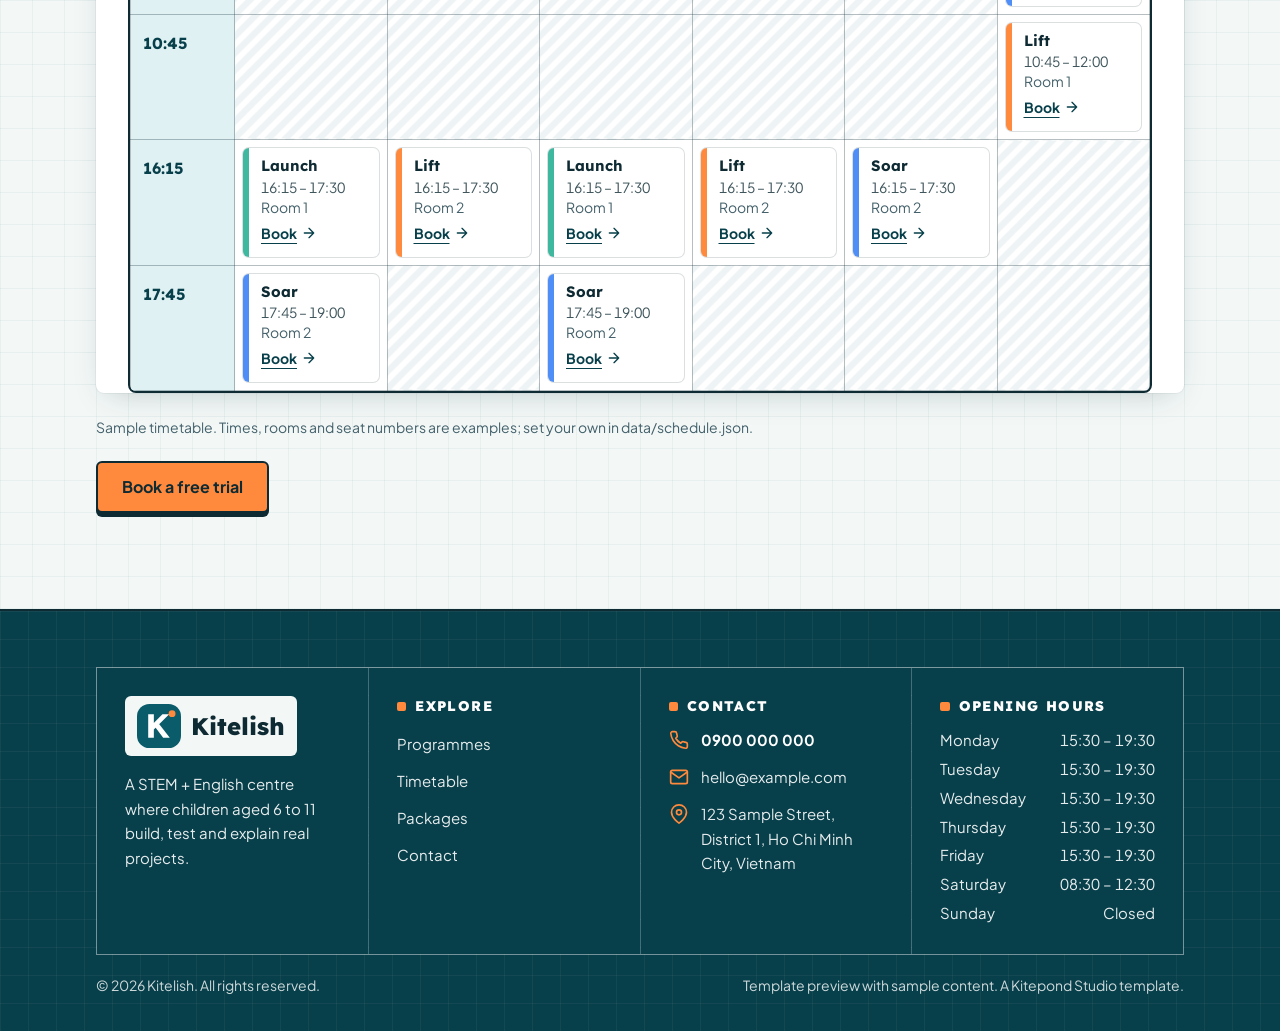
<file: timetable.html>
<!doctype html>
<html lang="en">
<head>
<meta name="robots" content="noindex, nofollow">
  <meta charset="utf-8">
  <meta name="viewport" content="width=device-width, initial-scale=1">
  <title data-i18n="meta.schedule.title">Timetable and term plan | Kitelish</title>
  <meta name="description" content="A sample term plan of project weeks and the weekly class timetable, after school and on Saturdays." data-i18n-attr="content:meta.schedule.desc">
  <meta name="theme-color" content="#0B5C6B">
  <meta property="og:type" content="website">
  <meta property="og:site_name" content="Kitelish">
  <meta property="og:title" content="Timetable and term plan | Kitelish" data-i18n-attr="content:meta.schedule.title">
  <meta property="og:description" content="A sample term plan of project weeks and the weekly class timetable, after school and on Saturdays." data-i18n-attr="content:meta.schedule.desc">
  <meta property="og:image" content="https://kitepond.github.io/kitelish-demo/assets/img/og-cover.png">
  <meta name="twitter:card" content="summary_large_image">
  <link rel="icon" href="assets/img/favicon.svg" type="image/svg+xml">
  <script>/* font preload (skipped on file:// where browsers block it) */if(location.protocol!=="file:"){["plus-jakarta-sans-latin-wght-normal", "lexend-latin-wght-normal"].forEach(function(f){var l=document.createElement("link");l.rel="preload";l.as="font";l.type="font/woff2";l.crossOrigin="";l.href="assets/fonts/"+f+".woff2";document.head.appendChild(l)})}</script>
  <link rel="stylesheet" href="assets/css/styles.css">
  <!-- Site settings (brand, colors, contact, languages...) - edit site.config.js -->
  <script src="site.config.js"></script>
  <script src="assets/js/boot.js"></script>
</head>
<body data-style="blueprint" data-page="schedule" class="bg-cream">
<div role="note" style="background:#073F4A;color:#fff;font:600 13px/1.4 system-ui,sans-serif;text-align:center;padding:8px 12px">Demo preview of the Kitelish template · all names, prices and contact details are sample content · Bản xem thử, toàn bộ nội dung là nội dung mẫu</div>
  <a class="skip-link" href="#main" data-i18n="common.skip">Skip to main content</a>
  <header id="site-header" class="sticky top-0 z-40 border-b-2 border-ink bg-white"></header>
  <main id="main">
<section class="hdr-ruled relative overflow-hidden"><span class="hdr-cross" aria-hidden="true"></span><div class="container-x relative py-12 sm:py-16"><p class="eyebrow" data-i18n="schedule.header.eyebrow">Timetable</p><h1 class="mt-4 max-w-3xl text-4xl text-balance sm:text-5xl" data-i18n="schedule.header.title">The term plan and the weekly timetable</h1><p class="lead mt-4 max-w-2xl" data-i18n="schedule.header.text">See what a term of projects looks like, then pick the weekly sessions that suit your family.</p></div><div class="ruler" aria-hidden="true"></div></section>
<section class="section" aria-labelledby="syllabus13-h"><div class="container-x grid gap-8 lg:grid-cols-[0.8fr_1.2fr] lg:gap-12"><div class="lg:sticky lg:top-28 lg:self-start"><div class="max-w-2xl"><p class="eyebrow" data-i18n="syl.eyebrow">Term plan</p><h2 class="mt-3 text-3xl text-balance sm:text-4xl" id="syllabus13-h" data-i18n="syl.title">Twelve weeks, four project blocks</h2><p class="lead mt-3" data-i18n="syl.text">A sample plan for one term. Each block has one big build and a short list of English words that go with it.</p></div><p class="mt-5 inline-flex items-center gap-2 rounded-btn border-2 border-dashed border-ink/50 bg-white px-3 py-2 text-sm font-semibold text-ink"><span data-icon="sparkles" data-icon-class="h-4 w-4"></span><span data-i18n="syl.note">Sample plan. Replace the weeks, projects and words with your own curriculum.</span></p></div><div class="space-y-3"><details class="syl-item" open><summary class="syl-sum"><span class="syl-weeks"><span data-i18n="syl.1.weeks">Weeks 1–3</span></span><span class="font-display text-lg font-bold text-ink" data-i18n="syl.1.title">Wind and flight</span><span class="syl-chev" aria-hidden="true"><span data-icon="chevron-down" data-icon-class="h-5 w-5"></span></span></summary><div class="syl-body"><p class="text-muted" data-i18n="syl.1.text">Children ask what keeps a kite in the air, then build and fly their own.</p><p class="mt-4 text-[15px]"><strong class="text-ink" data-i18n="syl.make">What they make</strong> <span data-i18n="syl.1.make">A paper kite with a tail</span></p><div class="mt-3 flex flex-wrap items-center gap-2"><span class="lab-label mr-1" data-i18n="syl.words">Key words</span><ul class="contents"><li class="lab-word"><span data-i18n="syl.1.w1">wind</span></li><li class="lab-word"><span data-i18n="syl.1.w2">lift</span></li><li class="lab-word"><span data-i18n="syl.1.w3">string</span></li></ul></div></div></details><details class="syl-item"><summary class="syl-sum"><span class="syl-weeks"><span data-i18n="syl.2.weeks">Weeks 4–6</span></span><span class="font-display text-lg font-bold text-ink" data-i18n="syl.2.title">Bridges and loads</span><span class="syl-chev" aria-hidden="true"><span data-icon="chevron-down" data-icon-class="h-5 w-5"></span></span></summary><div class="syl-body"><p class="text-muted" data-i18n="syl.2.text">Compare shapes, add weight and record which design holds the most.</p><p class="mt-4 text-[15px]"><strong class="text-ink" data-i18n="syl.make">What they make</strong> <span data-i18n="syl.2.make">A paper bridge that holds coins</span></p><div class="mt-3 flex flex-wrap items-center gap-2"><span class="lab-label mr-1" data-i18n="syl.words">Key words</span><ul class="contents"><li class="lab-word"><span data-i18n="syl.2.w1">beam</span></li><li class="lab-word"><span data-i18n="syl.2.w2">load</span></li><li class="lab-word"><span data-i18n="syl.2.w3">strong</span></li></ul></div></div></details><details class="syl-item"><summary class="syl-sum"><span class="syl-weeks"><span data-i18n="syl.3.weeks">Weeks 7–9</span></span><span class="font-display text-lg font-bold text-ink" data-i18n="syl.3.title">Machines that move</span><span class="syl-chev" aria-hidden="true"><span data-icon="chevron-down" data-icon-class="h-5 w-5"></span></span></summary><div class="syl-body"><p class="text-muted" data-i18n="syl.3.text">Wheels, gears and wind power: build something that turns and count the spins.</p><p class="mt-4 text-[15px]"><strong class="text-ink" data-i18n="syl.make">What they make</strong> <span data-i18n="syl.3.make">A windmill or a rolling cart</span></p><div class="mt-3 flex flex-wrap items-center gap-2"><span class="lab-label mr-1" data-i18n="syl.words">Key words</span><ul class="contents"><li class="lab-word"><span data-i18n="syl.3.w1">wheel</span></li><li class="lab-word"><span data-i18n="syl.3.w2">spin</span></li><li class="lab-word"><span data-i18n="syl.3.w3">power</span></li></ul></div></div></details><details class="syl-item"><summary class="syl-sum"><span class="syl-weeks"><span data-i18n="syl.4.weeks">Weeks 10–12</span></span><span class="font-display text-lg font-bold text-ink" data-i18n="syl.4.title">Showcase</span><span class="syl-chev" aria-hidden="true"><span data-icon="chevron-down" data-icon-class="h-5 w-5"></span></span></summary><div class="syl-body"><p class="text-muted" data-i18n="syl.4.text">Choose a favourite project, improve it and present it to families.</p><p class="mt-4 text-[15px]"><strong class="text-ink" data-i18n="syl.make">What they make</strong> <span data-i18n="syl.4.make">A final build and a short talk</span></p><div class="mt-3 flex flex-wrap items-center gap-2"><span class="lab-label mr-1" data-i18n="syl.words">Key words</span><ul class="contents"><li class="lab-word"><span data-i18n="syl.4.w1">improve</span></li><li class="lab-word"><span data-i18n="syl.4.w2">present</span></li><li class="lab-word"><span data-i18n="syl.4.w3">because</span></li></ul></div></div></details></div></div></section>
<section class="section" aria-labelledby="sch14-h"><div class="container-x"><h2 class="sr-only" id="sch14-h" data-i18n="schedule.title">Weekly class timetable</h2><div role="group" aria-labelledby="flt-l"><p class="mb-3 text-sm font-bold text-muted" id="flt-l" data-i18n="schedule.filter">Show classes for</p><div id="schedule-filters" class="flex flex-wrap gap-2"></div></div><p id="schedule-count" class="mt-5 text-sm font-bold text-muted" role="status" aria-live="polite"></p><div id="schedule-grid" data-variant="matrix" class="mt-2 rounded-card bg-surface px-5 shadow-soft ring-1 ring-ink/5 sm:px-8"></div><p class="mt-6 text-sm text-muted" data-i18n="schedule.note">Sample timetable. Times, rooms and seat numbers are examples; set your own in data/schedule.json.</p><p class="mt-6"><a class="btn btn-primary" href="trial.html"><span data-i18n="cta.book">Book a free trial</span></a></p></div></section>
  </main>
  <footer id="site-footer"></footer>
  <div id="chat-buttons"></div>
  <noscript><p class="container-x py-6 text-center font-bold" data-i18n="common.needJs">Please enable JavaScript to see this section.</p></noscript>
  <script src="assets/i18n/en.js"></script>
  <script src="assets/i18n/vi.js"></script>
  <script src="assets/data/items.js"></script>
  <script src="assets/data/schedule.js"></script>
  <script src="assets/js/icons.js"></script>
  <script src="assets/js/core.js"></script>
  <script src="assets/js/schedule.js"></script>
</body>
</html>
</file>
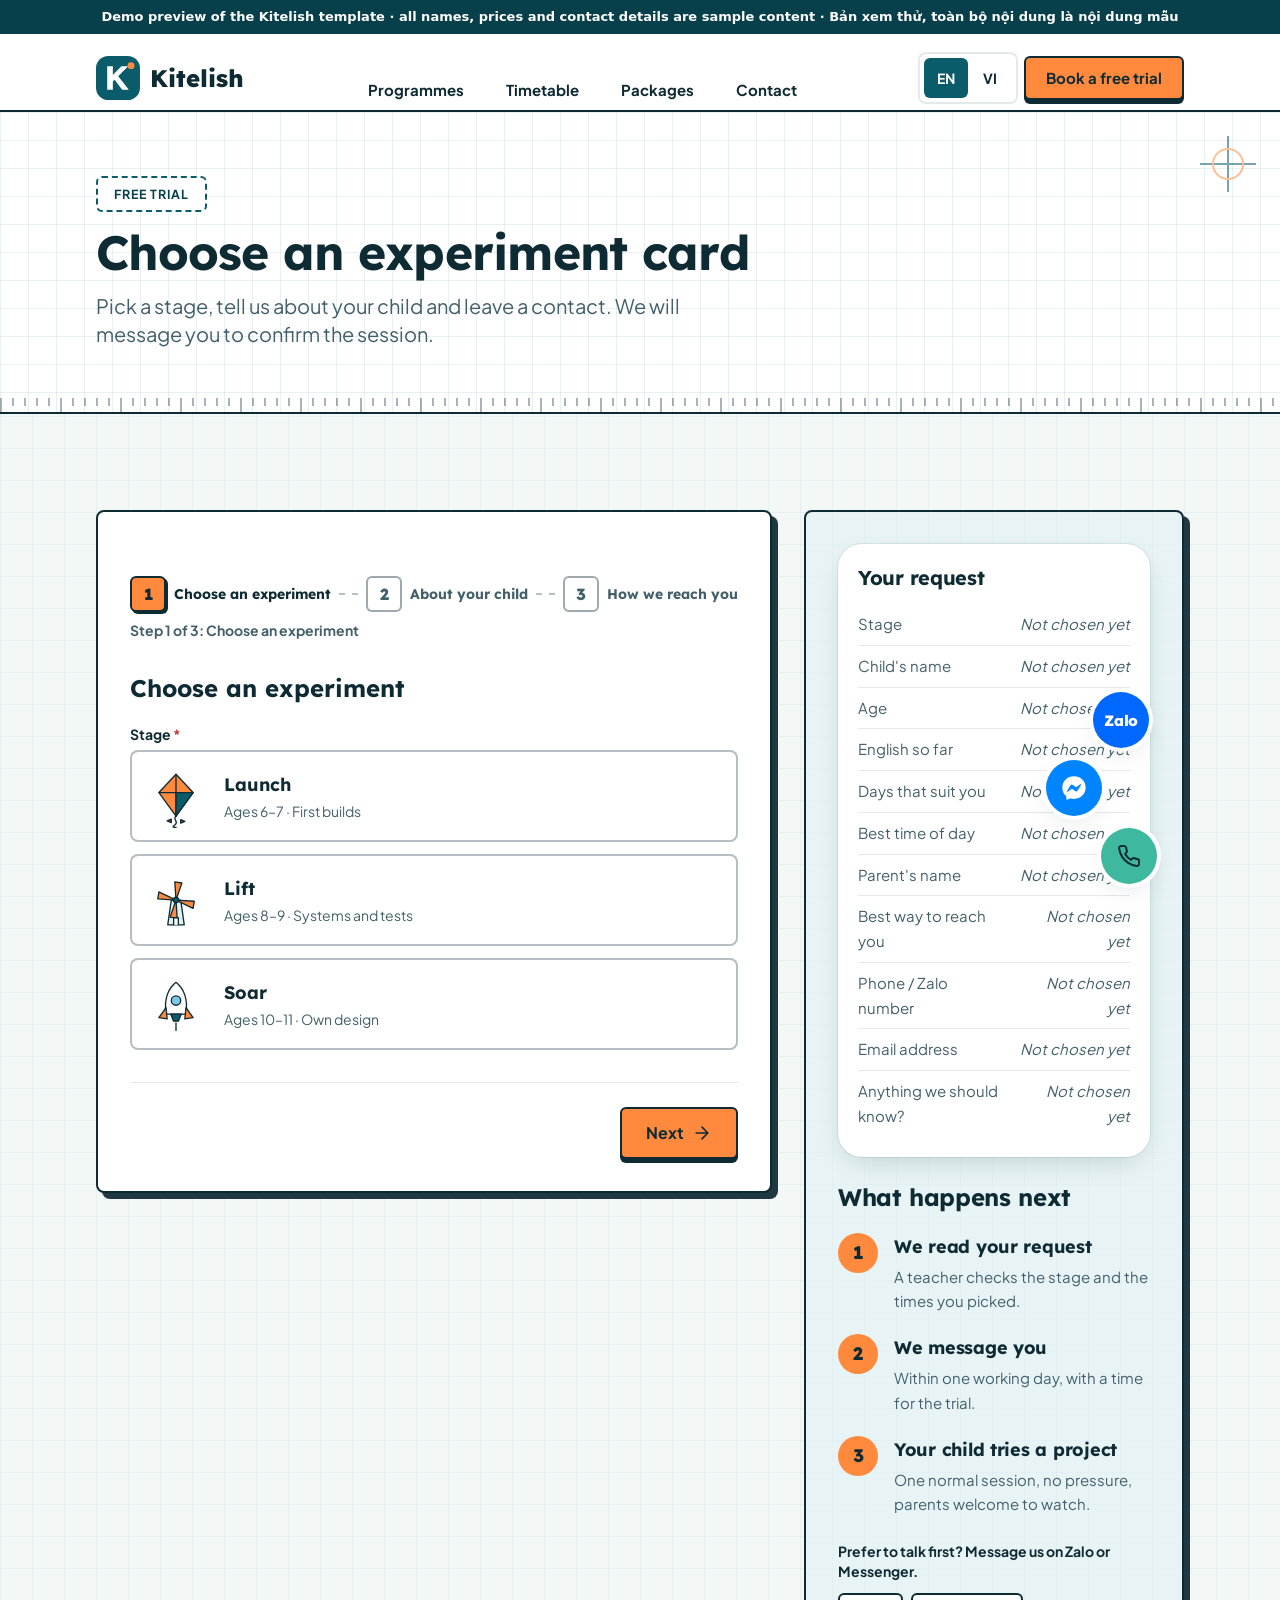
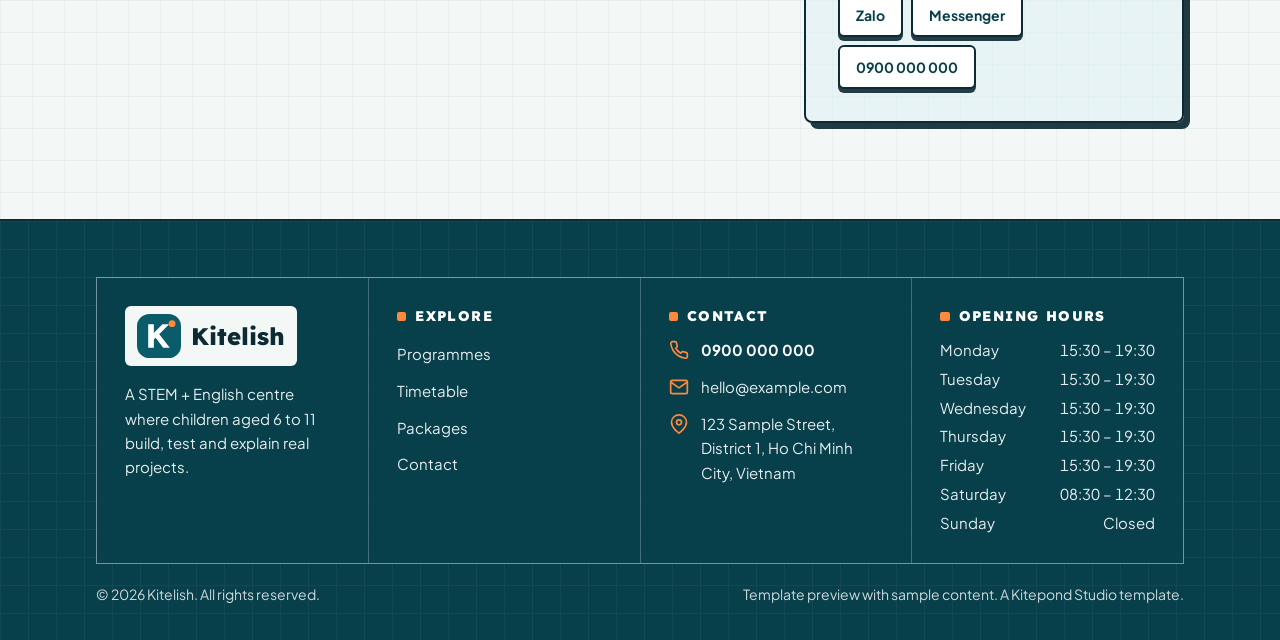
<file: trial.html>
<!doctype html>
<html lang="en">
<head>
<meta name="robots" content="noindex, nofollow">
  <meta charset="utf-8">
  <meta name="viewport" content="width=device-width, initial-scale=1">
  <title data-i18n="meta.booking.title">Book a free trial | Kitelish</title>
  <meta name="description" content="Pick an experiment card, tell us about your child and we will confirm a free trial session by message." data-i18n-attr="content:meta.booking.desc">
  <meta name="theme-color" content="#0B5C6B">
  <meta property="og:type" content="website">
  <meta property="og:site_name" content="Kitelish">
  <meta property="og:title" content="Book a free trial | Kitelish" data-i18n-attr="content:meta.booking.title">
  <meta property="og:description" content="Pick an experiment card, tell us about your child and we will confirm a free trial session by message." data-i18n-attr="content:meta.booking.desc">
  <meta property="og:image" content="https://kitepond.github.io/kitelish-demo/assets/img/og-cover.png">
  <meta name="twitter:card" content="summary_large_image">
  <link rel="icon" href="assets/img/favicon.svg" type="image/svg+xml">
  <script>/* font preload (skipped on file:// where browsers block it) */if(location.protocol!=="file:"){["plus-jakarta-sans-latin-wght-normal", "lexend-latin-wght-normal"].forEach(function(f){var l=document.createElement("link");l.rel="preload";l.as="font";l.type="font/woff2";l.crossOrigin="";l.href="assets/fonts/"+f+".woff2";document.head.appendChild(l)})}</script>
  <link rel="stylesheet" href="assets/css/styles.css">
  <!-- Site settings (brand, colors, contact, languages...) - edit site.config.js -->
  <script src="site.config.js"></script>
  <script src="assets/js/boot.js"></script>
</head>
<body data-style="blueprint" data-page="booking" class="bg-cream">
<div role="note" style="background:#073F4A;color:#fff;font:600 13px/1.4 system-ui,sans-serif;text-align:center;padding:8px 12px">Demo preview of the Kitelish template · all names, prices and contact details are sample content · Bản xem thử, toàn bộ nội dung là nội dung mẫu</div>
  <a class="skip-link" href="#main" data-i18n="common.skip">Skip to main content</a>
  <header id="site-header" class="sticky top-0 z-40 border-b-2 border-ink bg-white"></header>
  <main id="main">
<section class="hdr-ruled relative overflow-hidden"><span class="hdr-cross" aria-hidden="true"></span><div class="container-x relative py-12 sm:py-16"><p class="eyebrow" data-i18n="booking.header.eyebrow">Free trial</p><h1 class="mt-4 max-w-3xl text-4xl text-balance sm:text-5xl" data-i18n="booking.header.title">Choose an experiment card</h1><p class="lead mt-4 max-w-2xl" data-i18n="booking.header.text">Pick a stage, tell us about your child and leave a contact. We will message you to confirm the session.</p></div><div class="ruler" aria-hidden="true"></div></section>
<section class="section"><div class="container-x grid items-start gap-8 lg:grid-cols-[1fr_380px]"><div>
<form id="booking-form" class="card space-y-8" novalidate name="booking" data-netlify="true" netlify-honeypot="website">
<input type="hidden" name="form-name" value="booking">
<div><div role="progressbar" aria-valuemin="1" aria-valuemax="3" aria-valuenow="1" aria-labelledby="step-indicator"><ol class="flex items-center" aria-hidden="true"><li class="rail-step" data-dot><span class="rail-num">1</span><span class="rail-name" data-i18n="form.step1">Choose an experiment</span></li><li class="rail-line" data-line></li><li class="rail-step" data-dot><span class="rail-num">2</span><span class="rail-name" data-i18n="form.step2">About your child</span></li><li class="rail-line" data-line></li><li class="rail-step" data-dot><span class="rail-num">3</span><span class="rail-name" data-i18n="form.step3">How we reach you</span></li></ol><div id="step-bar" hidden></div></div>
<p id="step-indicator" class="mt-2 text-sm font-bold text-muted" aria-live="polite"></p></div>
<p id="slot-note" class="rounded-2xl bg-accent/40 p-3 text-sm font-bold text-ink" hidden></p>
<p class="sr-only" id="form-status" role="status"></p>
<p class="hidden" aria-hidden="true"><label>Website <input type="text" name="website" tabindex="-1" autocomplete="off"></label></p>
<fieldset data-step data-step-key="form.step1" class="space-y-5"><legend class="font-display text-2xl font-bold outline-none"><span data-i18n="form.step1">Choose an experiment</span></legend><fieldset class="field" data-field="item" data-label-key="form.f.item" data-rule="required"><legend class="label"><span data-i18n="form.f.item">Stage</span><span aria-hidden="true" class="text-coral"> *</span></legend><div class="grid gap-3 sm:grid-cols-1"><label class="relative block"><input class="peer sr-only" type="radio" name="item" value="launch" data-item-card data-label-key="item.launch.name"><span class="pick-card peer-checked:border-brand peer-checked:bg-brand-soft peer-focus-visible:ring-4 peer-focus-visible:ring-brand/40"><img src="assets/img/item-launch.svg" alt="" width="64" height="64" class="h-16 w-16 shrink-0" loading="lazy"><span class="block"><span class="block font-display text-lg font-bold text-ink" data-i18n="item.launch.name">Launch</span><span class="mt-0.5 block text-sm text-muted" data-i18n="item.launch.tagline">Ages 6–7 · First builds</span></span><span class="pick-tick" aria-hidden="true"><span data-icon="check" data-icon-class="h-4 w-4"></span></span></span></label><label class="relative block"><input class="peer sr-only" type="radio" name="item" value="lift" data-item-card data-label-key="item.lift.name"><span class="pick-card peer-checked:border-brand peer-checked:bg-brand-soft peer-focus-visible:ring-4 peer-focus-visible:ring-brand/40"><img src="assets/img/item-lift.svg" alt="" width="64" height="64" class="h-16 w-16 shrink-0" loading="lazy"><span class="block"><span class="block font-display text-lg font-bold text-ink" data-i18n="item.lift.name">Lift</span><span class="mt-0.5 block text-sm text-muted" data-i18n="item.lift.tagline">Ages 8–9 · Systems and tests</span></span><span class="pick-tick" aria-hidden="true"><span data-icon="check" data-icon-class="h-4 w-4"></span></span></span></label><label class="relative block"><input class="peer sr-only" type="radio" name="item" value="soar" data-item-card data-label-key="item.soar.name"><span class="pick-card peer-checked:border-brand peer-checked:bg-brand-soft peer-focus-visible:ring-4 peer-focus-visible:ring-brand/40"><img src="assets/img/item-soar.svg" alt="" width="64" height="64" class="h-16 w-16 shrink-0" loading="lazy"><span class="block"><span class="block font-display text-lg font-bold text-ink" data-i18n="item.soar.name">Soar</span><span class="mt-0.5 block text-sm text-muted" data-i18n="item.soar.tagline">Ages 10–11 · Own design</span></span><span class="pick-tick" aria-hidden="true"><span data-icon="check" data-icon-class="h-4 w-4"></span></span></span></label></div><p class="error-text" id="err-item" hidden></p></fieldset></fieldset><fieldset data-step data-step-key="form.step2" class="space-y-5" hidden><legend class="font-display text-2xl font-bold outline-none"><span data-i18n="form.step2">About your child</span></legend><div class="grid gap-5 sm:grid-cols-2"><div class="field" data-field="child" data-label-key="form.f.child" data-rule="required" data-subject><label class="label" for="child"><span data-i18n="form.f.child">Child's name</span><span aria-hidden="true" class="text-coral"> *</span></label><input class="input" id="child" name="child" type="text" autocomplete="off" aria-required="true" placeholder="e.g. Minh Anh" data-i18n-attr="placeholder:form.f.child.ph"><p class="error-text" id="err-child" hidden></p></div><div class="field" data-field="age" data-label-key="form.f.age" data-rule="number" data-min="6" data-max="11"><label class="label" for="age"><span data-i18n="form.f.age">Age</span><span aria-hidden="true" class="text-coral"> *</span></label><input class="input" id="age" name="age" type="number" inputmode="numeric" min="6" max="11" aria-required="true"><p class="error-text" id="err-age" hidden></p></div></div><fieldset class="field" data-field="level" data-label-key="form.f.level"><legend class="label"><span data-i18n="form.f.level">English so far</span></legend><div class="flex flex-wrap gap-2"><label class="relative"><input class="peer sr-only" type="radio" name="level" value="start"><span class="chip cursor-pointer peer-checked:border-brand peer-checked:bg-brand peer-checked:text-white peer-focus-visible:ring-4 peer-focus-visible:ring-brand/40" data-i18n="form.f.lvl.start">Just starting</span></label><label class="relative"><input class="peer sr-only" type="radio" name="level" value="some"><span class="chip cursor-pointer peer-checked:border-brand peer-checked:bg-brand peer-checked:text-white peer-focus-visible:ring-4 peer-focus-visible:ring-brand/40" data-i18n="form.f.lvl.some">Knows some words</span></label><label class="relative"><input class="peer sr-only" type="radio" name="level" value="chat"><span class="chip cursor-pointer peer-checked:border-brand peer-checked:bg-brand peer-checked:text-white peer-focus-visible:ring-4 peer-focus-visible:ring-brand/40" data-i18n="form.f.lvl.chat">Can chat a little</span></label></div><p class="error-text" id="err-level" hidden></p></fieldset><fieldset class="field" data-field="days" data-label-key="form.f.days"><legend class="label"><span data-i18n="form.f.days">Days that suit you</span></legend><div class="flex flex-wrap gap-2"><label class="relative"><input class="peer sr-only" type="checkbox" name="days" value="mon"><span class="chip cursor-pointer peer-checked:border-brand peer-checked:bg-brand peer-checked:text-white peer-focus-visible:ring-4 peer-focus-visible:ring-brand/40" data-i18n="day.mon">Monday</span></label><label class="relative"><input class="peer sr-only" type="checkbox" name="days" value="tue"><span class="chip cursor-pointer peer-checked:border-brand peer-checked:bg-brand peer-checked:text-white peer-focus-visible:ring-4 peer-focus-visible:ring-brand/40" data-i18n="day.tue">Tuesday</span></label><label class="relative"><input class="peer sr-only" type="checkbox" name="days" value="wed"><span class="chip cursor-pointer peer-checked:border-brand peer-checked:bg-brand peer-checked:text-white peer-focus-visible:ring-4 peer-focus-visible:ring-brand/40" data-i18n="day.wed">Wednesday</span></label><label class="relative"><input class="peer sr-only" type="checkbox" name="days" value="thu"><span class="chip cursor-pointer peer-checked:border-brand peer-checked:bg-brand peer-checked:text-white peer-focus-visible:ring-4 peer-focus-visible:ring-brand/40" data-i18n="day.thu">Thursday</span></label><label class="relative"><input class="peer sr-only" type="checkbox" name="days" value="fri"><span class="chip cursor-pointer peer-checked:border-brand peer-checked:bg-brand peer-checked:text-white peer-focus-visible:ring-4 peer-focus-visible:ring-brand/40" data-i18n="day.fri">Friday</span></label><label class="relative"><input class="peer sr-only" type="checkbox" name="days" value="sat"><span class="chip cursor-pointer peer-checked:border-brand peer-checked:bg-brand peer-checked:text-white peer-focus-visible:ring-4 peer-focus-visible:ring-brand/40" data-i18n="day.sat">Saturday</span></label><label class="relative"><input class="peer sr-only" type="checkbox" name="days" value="sun"><span class="chip cursor-pointer peer-checked:border-brand peer-checked:bg-brand peer-checked:text-white peer-focus-visible:ring-4 peer-focus-visible:ring-brand/40" data-i18n="day.sun">Sunday</span></label></div><p class="hint" data-i18n="form.f.days.hint">Pick any that work. We will match the timetable.</p><p class="error-text" id="err-days" hidden></p></fieldset><fieldset class="field" data-field="when" data-label-key="form.f.when"><legend class="label"><span data-i18n="form.f.when">Best time of day</span></legend><div class="flex flex-wrap gap-2"><label class="relative"><input class="peer sr-only" type="radio" name="when" value="afternoon"><span class="chip cursor-pointer peer-checked:border-brand peer-checked:bg-brand peer-checked:text-white peer-focus-visible:ring-4 peer-focus-visible:ring-brand/40" data-i18n="form.f.when.afternoon">After school</span></label><label class="relative"><input class="peer sr-only" type="radio" name="when" value="morning"><span class="chip cursor-pointer peer-checked:border-brand peer-checked:bg-brand peer-checked:text-white peer-focus-visible:ring-4 peer-focus-visible:ring-brand/40" data-i18n="form.f.when.morning">Saturday morning</span></label><label class="relative"><input class="peer sr-only" type="radio" name="when" value="either"><span class="chip cursor-pointer peer-checked:border-brand peer-checked:bg-brand peer-checked:text-white peer-focus-visible:ring-4 peer-focus-visible:ring-brand/40" data-i18n="form.f.when.either">Either is fine</span></label></div><p class="error-text" id="err-when" hidden></p></fieldset></fieldset><fieldset data-step data-step-key="form.step3" class="space-y-5" hidden><legend class="font-display text-2xl font-bold outline-none"><span data-i18n="form.step3">How we reach you</span></legend><div class="field" data-field="parent" data-label-key="form.f.parent" data-rule="required"><label class="label" for="parent"><span data-i18n="form.f.parent">Parent's name</span><span aria-hidden="true" class="text-coral"> *</span></label><input class="input" id="parent" name="parent" type="text" autocomplete="name" aria-required="true" placeholder="e.g. Ms. Lan" data-i18n-attr="placeholder:form.f.parent.ph"><p class="error-text" id="err-parent" hidden></p></div><fieldset class="field" data-field="contactMethod" data-label-key="form.f.contactMethod" data-rule="required"><legend class="label"><span data-i18n="form.f.contactMethod">Best way to reach you</span><span aria-hidden="true" class="text-coral"> *</span></legend><div class="flex flex-wrap gap-2"><label class="relative"><input class="peer sr-only" type="radio" name="contactMethod" value="phone" checked><span class="chip cursor-pointer peer-checked:border-brand peer-checked:bg-brand peer-checked:text-white peer-focus-visible:ring-4 peer-focus-visible:ring-brand/40" data-i18n="form.f.cm.phone">Phone or Zalo</span></label><label class="relative"><input class="peer sr-only" type="radio" name="contactMethod" value="email"><span class="chip cursor-pointer peer-checked:border-brand peer-checked:bg-brand peer-checked:text-white peer-focus-visible:ring-4 peer-focus-visible:ring-brand/40" data-i18n="form.f.cm.email">Email</span></label></div><p class="error-text" id="err-contactMethod" hidden></p></fieldset><div class="grid gap-5 sm:grid-cols-2"><div class="field" data-field="phone" data-label-key="form.f.phone" data-rule="phone" data-required-if="contactMethod=phone"><label class="label" for="phone"><span data-i18n="form.f.phone">Phone / Zalo number</span></label><input class="input" id="phone" name="phone" type="tel" inputmode="tel" autocomplete="tel" placeholder="09xx xxx xxx" data-i18n-attr="placeholder:form.f.phone.ph"><p class="error-text" id="err-phone" hidden></p></div><div class="field" data-field="email" data-label-key="form.f.email" data-rule="email" data-required-if="contactMethod=email"><label class="label" for="email"><span data-i18n="form.f.email">Email address</span></label><input class="input" id="email" name="email" type="email" autocomplete="email" placeholder="you@example.com" data-i18n-attr="placeholder:form.f.email.ph"><p class="error-text" id="err-email" hidden></p></div></div><div class="field" data-field="note" data-label-key="form.f.note"><label class="label" for="note"><span data-i18n="form.f.note">Anything we should know?</span></label><textarea class="input min-h-[7rem]" id="note" name="note" rows="4" placeholder="Hobbies, worries, allergies…" data-i18n-attr="placeholder:form.f.note.ph"></textarea><p class="error-text" id="err-note" hidden></p></div><div class="field" data-field="consent" data-label-key="form.f.consent" data-rule="consent"><label class="flex cursor-pointer items-start gap-3"><input class="mt-1 h-6 w-6 shrink-0 accent-brand" type="checkbox" id="consent" name="consent" aria-required="true"><span class="text-[15px]" data-i18n="form.f.consent">I agree that the centre may contact me about this request.</span></label><p class="error-text" id="err-consent" hidden></p></div></fieldset>
<div class="flex flex-wrap items-center justify-between gap-3 border-t border-ink/10 pt-6">
<button type="button" id="btn-back" class="btn btn-outline" hidden><span data-icon="arrow-left"></span><span data-i18n="common.back">Back</span></button><span class="flex-1"></span>
<button type="button" id="btn-next" class="btn btn-primary"><span data-i18n="common.next">Next</span><span data-icon="arrow-right"></span></button>
<button type="submit" id="btn-send" class="btn btn-primary" hidden><span data-i18n="common.send">Send request</span><span data-icon="send"></span></button></div></form>
<section id="form-demo" class="card" hidden aria-labelledby="demo-h"><h2 class="text-2xl" id="demo-h" data-i18n="form.demo.title">Form check passed – demo mode</h2>
<p class="mt-3 rounded-2xl bg-accent/40 p-4 font-bold text-ink" data-i18n="form.demo.text">This template's form is not connected to a service yet, so nothing has been sent. Set the form provider in site.config.js (see the documentation).</p><p class="mt-5 font-bold" data-i18n="form.demo.fallback">Meanwhile you can send this request by email or Zalo:</p>
<div id="demo-actions" class="mt-3 flex flex-wrap gap-3"></div><h3 class="mt-6 text-lg" data-i18n="form.review">Please review</h3>
<pre id="demo-summary" class="mt-2 overflow-x-auto whitespace-pre-wrap rounded-2xl bg-brand-soft/60 p-4 text-sm"></pre>
<p class="mt-6"><button type="button" class="btn btn-outline" data-form-reset data-i18n="form.again">Edit my details</button></p></section>
<section id="form-success" class="card text-center" hidden aria-labelledby="ok-h"><span class="mx-auto flex h-16 w-16 items-center justify-center rounded-full bg-mint text-ink" data-icon="check" data-icon-class="h-8 w-8"></span>
<h2 class="mt-4 text-2xl" id="ok-h" data-i18n="booking.sent.title">Request ready</h2><p class="mx-auto mt-3 max-w-md text-muted" data-i18n="booking.sent.text">Thank you! We will message you to confirm the trial session.</p>
<p class="mt-6"><a class="btn btn-secondary" href="index.html" data-i18n="notfound.home">Back to home</a></p></section>
<section id="form-fail" class="card" hidden aria-labelledby="fail-h"><h2 class="text-2xl" id="fail-h" data-i18n="form.fail.title">Sorry, something went wrong</h2><p class="mt-3 text-muted" data-i18n="form.fail.text">Your request could not be sent. Please try again, or contact us directly:</p>
<div id="fail-links" class="mt-4 flex flex-wrap gap-3"></div>
<p class="mt-6"><button type="button" class="btn btn-outline" data-form-reset data-i18n="form.again">Edit my details</button></p></section>
<p id="calendly-box" class="mt-6 text-sm text-muted" hidden><span data-i18n="form.calendly">Prefer to pick a time online?</span> <a class="font-bold text-brand-dark underline underline-offset-4" target="_blank" rel="noopener noreferrer" href="#" data-i18n="form.calendly.link">Open the booking calendar</a></p></div>
<aside class="card bg-brand-soft/60 lg:sticky lg:top-24" aria-labelledby="next-h"><div class="mb-6 rounded-3xl bg-white p-5 shadow-soft ring-1 ring-brand/10"><h2 class="text-xl" data-i18n="booking.summary.title">Your request</h2><dl id="live-summary" class="mt-3 divide-y divide-ink/10 text-[15px]" aria-live="polite"></dl></div><h2 class="text-2xl" id="next-h" data-i18n="booking.next.title">What happens next</h2>
<ol class="mt-5 space-y-5"><li class="flex gap-4"><span class="flex h-10 w-10 shrink-0 items-center justify-center rounded-full bg-accent font-display text-lg font-extrabold text-ink">1</span><div><h3 class="text-lg" data-i18n="booking.next1.title">We read your request</h3><p class="mt-1 text-[15px] text-muted" data-i18n="booking.next1.text">A teacher checks the stage and the times you picked.</p></div></li><li class="flex gap-4"><span class="flex h-10 w-10 shrink-0 items-center justify-center rounded-full bg-accent font-display text-lg font-extrabold text-ink">2</span><div><h3 class="text-lg" data-i18n="booking.next2.title">We message you</h3><p class="mt-1 text-[15px] text-muted" data-i18n="booking.next2.text">Within one working day, with a time for the trial.</p></div></li><li class="flex gap-4"><span class="flex h-10 w-10 shrink-0 items-center justify-center rounded-full bg-accent font-display text-lg font-extrabold text-ink">3</span><div><h3 class="text-lg" data-i18n="booking.next3.title">Your child tries a project</h3><p class="mt-1 text-[15px] text-muted" data-i18n="booking.next3.text">One normal session, no pressure, parents welcome to watch.</p></div></li></ol><p class="mt-6 text-sm font-bold" data-i18n="booking.chat">Prefer to talk first? Message us on Zalo or Messenger.</p><div class="mt-3 flex flex-wrap gap-2"><a class="btn btn-outline !min-h-[44px] !px-4 !py-2 text-sm" target="_blank" rel="noopener noreferrer" data-cfg-href="https://zalo.me/|contact.zalo" href="#">Zalo</a><a class="btn btn-outline !min-h-[44px] !px-4 !py-2 text-sm" target="_blank" rel="noopener noreferrer" data-cfg-href="https://m.me/|contact.messenger" href="#">Messenger</a><a class="btn btn-outline !min-h-[44px] !px-4 !py-2 text-sm" data-cfg-href="tel:|contact.hotline" href="#"><span data-cfg="contact.hotlineDisplay"></span></a></div></aside></div></section>
  </main>
  <footer id="site-footer"></footer>
  <div id="chat-buttons"></div>
  <noscript><p class="container-x py-6 text-center font-bold" data-i18n="common.needJs">Please enable JavaScript to see this section.</p></noscript>
  <script src="assets/i18n/en.js"></script>
  <script src="assets/i18n/vi.js"></script>
  <script src="assets/data/items.js"></script>
  <script src="assets/js/icons.js"></script>
  <script src="assets/js/core.js"></script>
  <script src="assets/js/form.js"></script>
</body>
</html>
</file>
<file: assets/css/styles.css>
@font-face{font-family:Lexend;font-style:normal;font-weight:400 800;font-display:swap;src:url(../fonts/lexend-vietnamese-wght-normal.woff2) format("woff2");unicode-range:u+0102-0103,u+0110-0111,u+0128-0129,u+0168-0169,u+01a0-01a1,u+01af-01b0,u+0300-0301,u+0303-0304,u+0308-0309,u+0323,u+0329,u+1ea0-1ef9,u+20ab}@font-face{font-family:Lexend;font-style:normal;font-weight:400 800;font-display:swap;src:url(../fonts/lexend-latin-wght-normal.woff2) format("woff2");unicode-range:u+00??,u+0131,u+0152-0153,u+02bb-02bc,u+02c6,u+02da,u+02dc,u+0304,u+0308,u+0329,u+2000-206f,u+20ac,u+2122,u+2191,u+2193,u+2212,u+2215,u+feff,u+fffd}@font-face{font-family:Plus Jakarta Sans;font-style:normal;font-weight:400 800;font-display:swap;src:url(../fonts/plus-jakarta-sans-vietnamese-wght-normal.woff2) format("woff2");unicode-range:u+0102-0103,u+0110-0111,u+0128-0129,u+0168-0169,u+01a0-01a1,u+01af-01b0,u+0300-0301,u+0303-0304,u+0308-0309,u+0323,u+0329,u+1ea0-1ef9,u+20ab}@font-face{font-family:Plus Jakarta Sans;font-style:normal;font-weight:400 800;font-display:swap;src:url(../fonts/plus-jakarta-sans-latin-wght-normal.woff2) format("woff2");unicode-range:u+00??,u+0131,u+0152-0153,u+02bb-02bc,u+02c6,u+02da,u+02dc,u+0304,u+0308,u+0329,u+2000-206f,u+20ac,u+2122,u+2191,u+2193,u+2212,u+2215,u+feff,u+fffd}*,:after,:before{--tw-border-spacing-x:0;--tw-border-spacing-y:0;--tw-translate-x:0;--tw-translate-y:0;--tw-rotate:0;--tw-skew-x:0;--tw-skew-y:0;--tw-scale-x:1;--tw-scale-y:1;--tw-pan-x: ;--tw-pan-y: ;--tw-pinch-zoom: ;--tw-scroll-snap-strictness:proximity;--tw-gradient-from-position: ;--tw-gradient-via-position: ;--tw-gradient-to-position: ;--tw-ordinal: ;--tw-slashed-zero: ;--tw-numeric-figure: ;--tw-numeric-spacing: ;--tw-numeric-fraction: ;--tw-ring-inset: ;--tw-ring-offset-width:0px;--tw-ring-offset-color:#fff;--tw-ring-color:rgba(59,130,246,.5);--tw-ring-offset-shadow:0 0 #0000;--tw-ring-shadow:0 0 #0000;--tw-shadow:0 0 #0000;--tw-shadow-colored:0 0 #0000;--tw-blur: ;--tw-brightness: ;--tw-contrast: ;--tw-grayscale: ;--tw-hue-rotate: ;--tw-invert: ;--tw-saturate: ;--tw-sepia: ;--tw-drop-shadow: ;--tw-backdrop-blur: ;--tw-backdrop-brightness: ;--tw-backdrop-contrast: ;--tw-backdrop-grayscale: ;--tw-backdrop-hue-rotate: ;--tw-backdrop-invert: ;--tw-backdrop-opacity: ;--tw-backdrop-saturate: ;--tw-backdrop-sepia: ;--tw-contain-size: ;--tw-contain-layout: ;--tw-contain-paint: ;--tw-contain-style: }::backdrop{--tw-border-spacing-x:0;--tw-border-spacing-y:0;--tw-translate-x:0;--tw-translate-y:0;--tw-rotate:0;--tw-skew-x:0;--tw-skew-y:0;--tw-scale-x:1;--tw-scale-y:1;--tw-pan-x: ;--tw-pan-y: ;--tw-pinch-zoom: ;--tw-scroll-snap-strictness:proximity;--tw-gradient-from-position: ;--tw-gradient-via-position: ;--tw-gradient-to-position: ;--tw-ordinal: ;--tw-slashed-zero: ;--tw-numeric-figure: ;--tw-numeric-spacing: ;--tw-numeric-fraction: ;--tw-ring-inset: ;--tw-ring-offset-width:0px;--tw-ring-offset-color:#fff;--tw-ring-color:rgba(59,130,246,.5);--tw-ring-offset-shadow:0 0 #0000;--tw-ring-shadow:0 0 #0000;--tw-shadow:0 0 #0000;--tw-shadow-colored:0 0 #0000;--tw-blur: ;--tw-brightness: ;--tw-contrast: ;--tw-grayscale: ;--tw-hue-rotate: ;--tw-invert: ;--tw-saturate: ;--tw-sepia: ;--tw-drop-shadow: ;--tw-backdrop-blur: ;--tw-backdrop-brightness: ;--tw-backdrop-contrast: ;--tw-backdrop-grayscale: ;--tw-backdrop-hue-rotate: ;--tw-backdrop-invert: ;--tw-backdrop-opacity: ;--tw-backdrop-saturate: ;--tw-backdrop-sepia: ;--tw-contain-size: ;--tw-contain-layout: ;--tw-contain-paint: ;--tw-contain-style: }

/*! tailwindcss v3.4.19 | MIT License | https://tailwindcss.com*/*,:after,:before{box-sizing:border-box;border:0 solid #e5e7eb}:after,:before{--tw-content:""}:host,html{line-height:1.5;-webkit-text-size-adjust:100%;-moz-tab-size:4;-o-tab-size:4;tab-size:4;font-family:ui-sans-serif,system-ui,sans-serif,Apple Color Emoji,Segoe UI Emoji,Segoe UI Symbol,Noto Color Emoji;font-feature-settings:normal;font-variation-settings:normal;-webkit-tap-highlight-color:transparent}body{margin:0;line-height:inherit}hr{height:0;color:inherit;border-top-width:1px}abbr:where([title]){-webkit-text-decoration:underline dotted;text-decoration:underline dotted}h1,h2,h3,h4,h5,h6{font-size:inherit;font-weight:inherit}a{color:inherit;text-decoration:inherit}b,strong{font-weight:bolder}code,kbd,pre,samp{font-family:ui-monospace,SFMono-Regular,Menlo,Monaco,Consolas,Liberation Mono,Courier New,monospace;font-feature-settings:normal;font-variation-settings:normal;font-size:1em}small{font-size:80%}sub,sup{font-size:75%;line-height:0;position:relative;vertical-align:baseline}sub{bottom:-.25em}sup{top:-.5em}table{text-indent:0;border-color:inherit;border-collapse:collapse}button,input,optgroup,select,textarea{font-family:inherit;font-feature-settings:inherit;font-variation-settings:inherit;font-size:100%;font-weight:inherit;line-height:inherit;letter-spacing:inherit;color:inherit;margin:0;padding:0}button,select{text-transform:none}button,input:where([type=button]),input:where([type=reset]),input:where([type=submit]){-webkit-appearance:button;background-color:transparent;background-image:none}:-moz-focusring{outline:auto}:-moz-ui-invalid{box-shadow:none}progress{vertical-align:baseline}::-webkit-inner-spin-button,::-webkit-outer-spin-button{height:auto}[type=search]{-webkit-appearance:textfield;outline-offset:-2px}::-webkit-search-decoration{-webkit-appearance:none}::-webkit-file-upload-button{-webkit-appearance:button;font:inherit}summary{display:list-item}blockquote,dd,dl,figure,h1,h2,h3,h4,h5,h6,hr,p,pre{margin:0}fieldset{margin:0}fieldset,legend{padding:0}menu,ol,ul{list-style:none;margin:0;padding:0}dialog{padding:0}textarea{resize:vertical}input::-moz-placeholder,textarea::-moz-placeholder{opacity:1;color:#9ca3af}input::placeholder,textarea::placeholder{opacity:1;color:#9ca3af}[role=button],button{cursor:pointer}:disabled{cursor:default}audio,canvas,embed,iframe,img,object,svg,video{display:block;vertical-align:middle}img,video{max-width:100%;height:auto}[hidden]:where(:not([hidden=until-found])){display:none}:root{--c-brand:11 92 107;--c-brand-dark:7 63 74;--c-brand-soft:223 241 243;--c-accent:255 138 61;--c-coral:194 59 59;--c-mint:63 184 160;--c-sky:124 199 232;--c-violet:142 124 195;--c-ink:14 42 51;--c-muted:67 96 106;--c-cream:243 248 247;--c-surface:255 255 255;--c-lvl1:63 184 160;--c-lvl2:255 138 61;--c-lvl3:79 142 247;--c-lvl4:242 193 78;--c-lvl5:142 124 195;--radius-card:0.5rem;--radius-btn:0.375rem;--font-display:"Lexend","Plus Jakarta Sans",system-ui,sans-serif;--font-body:"Plus Jakarta Sans",system-ui,-apple-system,"Segoe UI",Roboto,sans-serif;--heading-weight:700}html{scroll-behavior:smooth;-webkit-text-size-adjust:100%}body{--tw-bg-opacity:1;background-color:rgb(var(--c-cream)/var(--tw-bg-opacity,1));font-family:var(--font-body);-webkit-font-smoothing:antialiased;-moz-osx-font-smoothing:grayscale;line-height:1.65}body,h1,h2,h3,h4{--tw-text-opacity:1;color:rgb(var(--c-ink)/var(--tw-text-opacity,1))}h1,h2,h3,h4{font-family:var(--font-display);font-weight:var(--heading-weight,700);line-height:1.15}h1{font-size:2.25rem;line-height:2.5rem}@media (min-width:640px){h1{font-size:3rem;line-height:1}}@media (min-width:1024px){h1{font-size:3.75rem;line-height:1}}h2{font-size:1.875rem;line-height:2.25rem}@media (min-width:640px){h2{font-size:2.25rem;line-height:2.5rem}}h3{font-size:1.25rem;line-height:1.75rem}@media (min-width:640px){h3{font-size:1.5rem;line-height:2rem}}:focus-visible{outline:3px solid rgb(var(--c-brand));outline-offset:3px;border-radius:6px}main:focus{outline:none}::-moz-selection{background:rgb(var(--c-accent));color:rgb(var(--c-ink))}::selection{background:rgb(var(--c-accent));color:rgb(var(--c-ink))}html.i18n-pending body{visibility:hidden}#site-header{min-height:73px}[hidden]{display:none!important}:root{--shadow-pop:0 4px 0 0 rgb(var(--c-ink))}body{background-image:linear-gradient(rgb(var(--c-brand)/.055) 1px,transparent 1px),linear-gradient(90deg,rgb(var(--c-brand)/.055) 1px,transparent 1px);background-size:32px 32px}#site-header{min-height:76px}h1,h2,h3,h4{letter-spacing:-.015em}.container-x{margin-left:auto;margin-right:auto;width:100%;max-width:72rem;padding-left:1.25rem;padding-right:1.25rem}@media (min-width:640px){.container-x{padding-left:2rem;padding-right:2rem}}.section{padding-top:4rem;padding-bottom:4rem}@media (min-width:640px){.section{padding-top:6rem;padding-bottom:6rem}}.eyebrow{display:inline-flex;align-items:center;gap:.5rem;background-color:rgb(var(--c-brand-soft)/var(--tw-bg-opacity,1));padding:.375rem 1rem;font-size:.875rem;line-height:1.25rem;font-weight:700}.lead{font-size:1.125rem;line-height:1.75rem;--tw-text-opacity:1;color:rgb(var(--c-muted)/var(--tw-text-opacity,1))}@media (min-width:640px){.lead{font-size:1.25rem;line-height:1.75rem}}.skip-link{position:absolute;left:1rem;top:0;z-index:100;--tw-translate-y:-100%;border-bottom-right-radius:.75rem;border-bottom-left-radius:.75rem;--tw-bg-opacity:1;background-color:rgb(var(--c-ink)/var(--tw-bg-opacity,1));padding:.75rem 1.25rem;font-weight:700;--tw-text-opacity:1;color:rgb(255 255 255/var(--tw-text-opacity,1));transition-property:transform;transition-timing-function:cubic-bezier(.4,0,.2,1);transition-duration:.15s}.skip-link,.skip-link:focus{transform:translate(var(--tw-translate-x),var(--tw-translate-y)) rotate(var(--tw-rotate)) skewX(var(--tw-skew-x)) skewY(var(--tw-skew-y)) scaleX(var(--tw-scale-x)) scaleY(var(--tw-scale-y))}.skip-link:focus{--tw-translate-y:0px}.\!btn,.btn{display:inline-flex;min-height:48px;align-items:center;justify-content:center;gap:.5rem;border-radius:var(--radius-btn);padding:.75rem 1.5rem;font-size:1rem;line-height:1.5rem;font-weight:700;transition-property:color,background-color,border-color,text-decoration-color,fill,stroke,opacity,box-shadow,transform,filter,-webkit-backdrop-filter;transition-property:color,background-color,border-color,text-decoration-color,fill,stroke,opacity,box-shadow,transform,filter,backdrop-filter;transition-property:color,background-color,border-color,text-decoration-color,fill,stroke,opacity,box-shadow,transform,filter,backdrop-filter,-webkit-backdrop-filter;transition-timing-function:cubic-bezier(.4,0,.2,1);transition-duration:.2s}.btn-primary:active,.btn-secondary:active{--tw-translate-y:0.125rem}.btn-outline{border-width:2px;border-color:rgb(var(--c-ink)/.8);color:rgb(var(--c-ink)/var(--tw-text-opacity,1))}.btn-ghost{--tw-text-opacity:1;color:rgb(var(--c-brand-dark)/var(--tw-text-opacity,1))}.btn-ghost:hover{--tw-bg-opacity:1;background-color:rgb(var(--c-brand-soft)/var(--tw-bg-opacity,1))}.\!btn[disabled],.btn[disabled]{cursor:not-allowed;opacity:.6}.card{background-color:rgb(var(--c-surface)/var(--tw-bg-opacity,1));--tw-shadow:0 10px 30px -12px rgb(var(--c-ink)/0.25);--tw-shadow-colored:0 10px 30px -12px var(--tw-shadow-color);box-shadow:var(--tw-ring-offset-shadow,0 0 #0000),var(--tw-ring-shadow,0 0 #0000),var(--tw-shadow);--tw-ring-offset-shadow:var(--tw-ring-inset) 0 0 0 var(--tw-ring-offset-width) var(--tw-ring-offset-color);--tw-ring-shadow:var(--tw-ring-inset) 0 0 0 calc(1px + var(--tw-ring-offset-width)) var(--tw-ring-color);box-shadow:var(--tw-ring-offset-shadow),var(--tw-ring-shadow),var(--tw-shadow,0 0 #0000);--tw-ring-color:rgb(var(--c-ink)/0.05)}[data-style=blueprint] ul.rounded-card.card{border:2px solid rgb(var(--c-ink));border-radius:.5rem;box-shadow:4px 4px 0 0 rgb(var(--c-ink)/.9)}[data-style=blueprint] ul.rounded-card.card>li{border-color:rgb(var(--c-ink)/.3)}.chip{display:inline-flex;min-height:44px;align-items:center;gap:.5rem;border-color:rgb(var(--c-ink)/.15);padding:.5rem 1rem;font-size:.875rem;line-height:1.25rem;font-weight:700;--tw-text-opacity:1;color:rgb(var(--c-ink)/var(--tw-text-opacity,1));transition-property:color,background-color,border-color,text-decoration-color,fill,stroke,opacity,box-shadow,transform,filter,-webkit-backdrop-filter;transition-property:color,background-color,border-color,text-decoration-color,fill,stroke,opacity,box-shadow,transform,filter,backdrop-filter;transition-property:color,background-color,border-color,text-decoration-color,fill,stroke,opacity,box-shadow,transform,filter,backdrop-filter,-webkit-backdrop-filter;transition-timing-function:cubic-bezier(.4,0,.2,1);transition-duration:.15s}.chip[aria-checked=true],.chip[aria-pressed=true]{border-color:rgb(var(--c-brand)/var(--tw-border-opacity,1))}.badge{display:inline-flex;align-items:center;border-radius:var(--radius-btn);padding:.25rem .75rem;font-size:.75rem;line-height:1rem;font-weight:700}.field{display:block}.label{margin-bottom:.375rem;font-size:.875rem;line-height:1.25rem;font-weight:700}.input,.label{display:block;--tw-text-opacity:1;color:rgb(var(--c-ink)/var(--tw-text-opacity,1))}.input{min-height:48px;width:100%;border-radius:1rem;border-width:2px;border-color:rgb(var(--c-ink)/.2);padding:.75rem 1rem;font-size:1rem;line-height:1.5rem}.input::-moz-placeholder{--tw-text-opacity:1;color:rgb(var(--c-muted)/var(--tw-text-opacity,1))}.input::placeholder{--tw-text-opacity:1;color:rgb(var(--c-muted)/var(--tw-text-opacity,1))}.input:focus{--tw-border-opacity:1;border-color:rgb(var(--c-brand)/var(--tw-border-opacity,1))}.input[aria-invalid=true]{--tw-border-opacity:1;border-color:rgb(220 38 38/var(--tw-border-opacity,1));--tw-bg-opacity:1;background-color:rgb(254 242 242/var(--tw-bg-opacity,1))}.error-text{font-weight:500;color:rgb(185 28 28/var(--tw-text-opacity,1))}.error-text,.hint{margin-top:.375rem;font-size:.875rem;line-height:1.25rem;--tw-text-opacity:1}.hint{color:rgb(var(--c-muted)/var(--tw-text-opacity,1))}.dots{background-image:radial-gradient(rgb(var(--c-ink)/.12) 1.6px,transparent 1.6px);background-size:22px 22px}.wave-top{position:relative}.wave-top:before{content:"";position:absolute;inset:-1px 0 auto 0;height:36px;background:rgb(var(--c-cream));border-radius:0 0 50% 50%/0 0 100% 100%}.step-dot.is-on{border-color:rgb(var(--c-brand)/var(--tw-border-opacity,1));background-color:rgb(var(--c-brand)/var(--tw-bg-opacity,1));color:rgb(255 255 255/var(--tw-text-opacity,1))}.step-dot.is-done,.step-dot.is-on{--tw-border-opacity:1;--tw-bg-opacity:1;--tw-text-opacity:1}.step-dot.is-done{border-color:rgb(var(--c-mint)/var(--tw-border-opacity,1));color:rgb(var(--c-ink)/var(--tw-text-opacity,1))}.step-dot.is-done,.step-line.is-done{background-color:rgb(var(--c-mint)/var(--tw-bg-opacity,1))}.step-line.is-done{--tw-bg-opacity:1}.prose-list li{position:relative;padding-left:1.75rem}.prose-list li:before{content:"";position:absolute;left:0;top:.55em;height:.875rem;width:.875rem;border-radius:9999px;--tw-bg-opacity:1;background-color:rgb(var(--c-mint)/var(--tw-bg-opacity,1))}.sk-line{stroke:rgb(var(--c-brand-dark));stroke-width:2.5;stroke-linejoin:round;stroke-linecap:round}.sk-fill{fill:rgb(var(--c-brand-soft))}.sk-acc{fill:rgb(var(--c-accent));stroke:rgb(var(--c-ink));stroke-width:2.5;stroke-linejoin:round}.sk-dim{stroke:rgb(var(--c-ink)/.6);stroke-width:1.5;fill:none;stroke-linecap:round}.sk-dot{fill:rgb(var(--c-ink))}.sk-grid{stroke:rgb(var(--c-brand)/.2);stroke-width:1;fill:none}.sk-bg{fill:#fff}.lab-card{overflow:hidden;border-radius:var(--radius-card);border-width:2px;--tw-border-opacity:1;border-color:rgb(var(--c-ink)/var(--tw-border-opacity,1));--tw-bg-opacity:1;background-color:rgb(255 255 255/var(--tw-bg-opacity,1))}[data-style=blueprint] ul.lab-card.shadow-soft{border:2px solid rgb(var(--c-ink));border-radius:.5rem;box-shadow:4px 4px 0 0 rgb(var(--c-ink)/.9)}[data-style=blueprint] ul.lab-card.shadow-soft>li{border-color:rgb(var(--c-ink)/.3)}.lab-card{box-shadow:8px 8px 0 0 rgb(var(--c-ink))}.lab-bar{display:flex;align-items:center;gap:.75rem;border-bottom-width:2px;--tw-border-opacity:1;border-color:rgb(var(--c-ink)/var(--tw-border-opacity,1));--tw-bg-opacity:1;background-color:rgb(var(--c-brand)/var(--tw-bg-opacity,1));padding:.75rem 1rem;--tw-text-opacity:1;color:rgb(255 255 255/var(--tw-text-opacity,1))}.lab-bar i{display:block;height:.75rem;width:.75rem;border-width:2px;border-color:hsla(0,0%,100%,.9);background-color:transparent;border-radius:3px}.lab-title{font-family:var(--font-display);font-size:1rem;line-height:1.5rem;font-weight:700;--tw-text-opacity:1;color:rgb(255 255 255/var(--tw-text-opacity,1))}.lab-tag{margin-left:auto;border-radius:var(--radius-btn);--tw-bg-opacity:1;background-color:rgb(var(--c-accent)/var(--tw-bg-opacity,1));padding:.125rem .625rem;font-size:.75rem;line-height:1rem;font-weight:800;--tw-text-opacity:1;color:rgb(var(--c-ink)/var(--tw-text-opacity,1))}.lab-body{padding:1.25rem}@media (min-width:640px){.lab-body{padding:1.5rem}}.lab-sketch{overflow:hidden;border-radius:var(--radius-btn);border-width:2px;border-style:dashed;border-color:rgb(var(--c-brand)/.5);--tw-bg-opacity:1;background-color:rgb(255 255 255/var(--tw-bg-opacity,1));padding:.25rem}.lab-label{font-size:.75rem;line-height:1rem;font-weight:800;text-transform:uppercase;--tw-text-opacity:1;color:rgb(var(--c-brand-dark)/var(--tw-text-opacity,1));letter-spacing:.08em}.lab-check{margin-top:.125rem;display:flex;height:1.5rem;width:1.5rem;flex-shrink:0;align-items:center;justify-content:center;border-radius:.375rem;border-width:2px;--tw-border-opacity:1;border-color:rgb(var(--c-ink)/var(--tw-border-opacity,1));--tw-bg-opacity:1;background-color:rgb(var(--c-accent)/var(--tw-bg-opacity,1));--tw-text-opacity:1;color:rgb(var(--c-ink)/var(--tw-text-opacity,1))}.lab-word{border-radius:var(--radius-btn);border-width:2px;border-color:rgb(var(--c-brand)/.6);--tw-bg-opacity:1;padding:.25rem .75rem;font-size:.875rem;line-height:1.25rem;font-weight:700;--tw-text-opacity:1;color:rgb(var(--c-brand-dark)/var(--tw-text-opacity,1))}.hdr-ruled,.lab-word{background-color:rgb(255 255 255/var(--tw-bg-opacity,1))}.hdr-ruled{border-bottom-width:2px;--tw-border-opacity:1;border-color:rgb(var(--c-ink)/var(--tw-border-opacity,1));--tw-bg-opacity:1;background-image:linear-gradient(rgb(var(--c-brand)/.09) 1px,transparent 1px),linear-gradient(90deg,rgb(var(--c-brand)/.09) 1px,transparent 1px);background-size:28px 28px}.hdr-cross{pointer-events:none;position:absolute;right:1.5rem;top:1.5rem;display:none;height:3.5rem;width:3.5rem}@media (min-width:640px){.hdr-cross{display:block}}.hdr-cross{background:linear-gradient(rgb(var(--c-brand)),rgb(var(--c-brand))) 50%/2px 100% no-repeat,linear-gradient(rgb(var(--c-brand)),rgb(var(--c-brand))) 50%/100% 2px no-repeat;opacity:.55}.hdr-cross:after{content:"";position:absolute;inset:.75rem;border-radius:9999px;border-width:2px;--tw-border-opacity:1;border-color:rgb(var(--c-accent)/var(--tw-border-opacity,1))}.ruler{height:14px;background-image:repeating-linear-gradient(90deg,rgb(var(--c-ink)) 0 2px,transparent 2px 12px),repeating-linear-gradient(90deg,rgb(var(--c-ink)) 0 2px,transparent 2px 60px);background-size:100% 8px,100% 14px;background-repeat:no-repeat;background-position:0 0,0 0}.hdr-ruled .ruler{position:absolute;inset:auto 0 0 0;opacity:.35}.rm-stop{display:flex;flex:1 1 0%;flex-direction:column}.rm-card{position:relative;border-radius:var(--radius-card);border-width:2px;--tw-border-opacity:1;border-color:rgb(var(--c-ink)/var(--tw-border-opacity,1));--tw-bg-opacity:1;background-color:rgb(255 255 255/var(--tw-bg-opacity,1));padding:1.25rem}[data-style=blueprint] ul.rm-card.shadow-soft{border:2px solid rgb(var(--c-ink));border-radius:.5rem;box-shadow:4px 4px 0 0 rgb(var(--c-ink)/.9)}[data-style=blueprint] ul.rm-card.shadow-soft>li{border-color:rgb(var(--c-ink)/.3)}@media (min-width:640px){.rm-card{padding:1.5rem}}.rm-card{box-shadow:6px 6px 0 0 rgb(var(--c-ink))}.rm-pin{display:flex;height:2.75rem;width:2.75rem;align-items:center;justify-content:center;border-radius:9999px;border-width:2px;--tw-border-opacity:1;border-color:rgb(var(--c-ink)/var(--tw-border-opacity,1));--tw-bg-opacity:1;background-color:rgb(var(--c-brand)/var(--tw-bg-opacity,1));--tw-text-opacity:1;color:rgb(255 255 255/var(--tw-text-opacity,1))}.rm-stage{margin-top:1rem;font-size:.875rem;line-height:1.25rem;font-weight:800;text-transform:uppercase;--tw-text-opacity:1;color:rgb(var(--c-brand-dark)/var(--tw-text-opacity,1));letter-spacing:.08em}.rm-tether{display:none}@media (min-width:1024px){.rm-tether{display:block}}.rm-tether{flex:1 1 2rem;min-height:2rem;margin-left:2.1rem;border-left:3px dashed rgb(var(--c-brand)/.55)}.rm-track+.ruler{margin-top:0}@media (max-width:1023px){.rm-stop+.rm-stop{margin-top:.5rem}}.syl-item{overflow:hidden;border-radius:var(--radius-card);border-width:2px;--tw-border-opacity:1;border-color:rgb(var(--c-ink)/var(--tw-border-opacity,1));--tw-bg-opacity:1;background-color:rgb(255 255 255/var(--tw-bg-opacity,1))}[data-style=blueprint] ul.syl-item.shadow-soft{border:2px solid rgb(var(--c-ink));border-radius:.5rem;box-shadow:4px 4px 0 0 rgb(var(--c-ink)/.9)}[data-style=blueprint] ul.syl-item.shadow-soft>li{border-color:rgb(var(--c-ink)/.3)}.syl-sum{display:flex;cursor:pointer;list-style-type:none;flex-wrap:wrap;align-items:center;-moz-column-gap:1rem;column-gap:1rem;row-gap:.25rem;padding:1rem 1.25rem}.syl-sum::-webkit-details-marker{display:none}.syl-weeks{border-radius:var(--radius-btn);--tw-bg-opacity:1;background-color:rgb(var(--c-brand)/var(--tw-bg-opacity,1));padding:.25rem .75rem;font-size:.875rem;line-height:1.25rem;font-weight:800;--tw-text-opacity:1;color:rgb(255 255 255/var(--tw-text-opacity,1))}.syl-chev{margin-left:auto;--tw-text-opacity:1;color:rgb(var(--c-brand-dark)/var(--tw-text-opacity,1));transition-property:transform;transition-timing-function:cubic-bezier(.4,0,.2,1);transition-duration:.15s}.syl-item[open] .syl-chev{transform:rotate(180deg)}.syl-item[open] .syl-sum{border-bottom-width:2px;border-style:dashed;border-color:rgb(var(--c-brand)/.4)}.syl-body{padding:1.25rem}.sc-tile{overflow:hidden;border-radius:var(--radius-card);border-width:2px;--tw-border-opacity:1;border-color:rgb(var(--c-ink)/var(--tw-border-opacity,1));--tw-bg-opacity:1;background-color:rgb(255 255 255/var(--tw-bg-opacity,1))}[data-style=blueprint] ul.sc-tile.shadow-soft{border:2px solid rgb(var(--c-ink));border-radius:.5rem;box-shadow:4px 4px 0 0 rgb(var(--c-ink)/.9)}[data-style=blueprint] ul.sc-tile.shadow-soft>li{border-color:rgb(var(--c-ink)/.3)}.sc-tile{box-shadow:5px 5px 0 0 rgb(var(--c-ink)/.9)}.sc-art{position:relative;aspect-ratio:4/3;overflow:hidden;border-bottom-width:2px;--tw-border-opacity:1;border-color:rgb(var(--c-ink)/var(--tw-border-opacity,1));--tw-bg-opacity:1;background-color:rgb(255 255 255/var(--tw-bg-opacity,1))}.sc-art svg{position:absolute;inset:0}.sc-badge{position:absolute;left:.75rem;top:.75rem;border-radius:var(--radius-btn);border-width:2px;--tw-border-opacity:1;border-color:rgb(var(--c-ink)/var(--tw-border-opacity,1));--tw-bg-opacity:1;background-color:rgb(var(--c-accent)/var(--tw-bg-opacity,1));padding:.125rem .625rem;font-size:.75rem;line-height:1rem;font-weight:800;--tw-text-opacity:1;color:rgb(var(--c-ink)/var(--tw-text-opacity,1))}@media (min-width:1024px){.sc-big{grid-column:span 2;display:grid;grid-template-columns:1fr 1fr}.sc-big .sc-art{aspect-ratio:auto;border-bottom:0;border-right:2px solid rgb(var(--c-ink))}.sc-big>div:last-child{display:flex;flex-direction:column;justify-content:center;padding:2rem}.sc-big h3{font-size:1.875rem;line-height:2.25rem}}.flip{position:relative;display:block;height:100%;min-height:11.5rem;width:100%;border-radius:var(--radius-card);border-width:2px;--tw-border-opacity:1;border-color:rgb(var(--c-ink)/var(--tw-border-opacity,1));text-align:left;transition-property:color,background-color,border-color,text-decoration-color,fill,stroke,opacity,box-shadow,transform,filter,-webkit-backdrop-filter;transition-property:color,background-color,border-color,text-decoration-color,fill,stroke,opacity,box-shadow,transform,filter,backdrop-filter;transition-property:color,background-color,border-color,text-decoration-color,fill,stroke,opacity,box-shadow,transform,filter,backdrop-filter,-webkit-backdrop-filter;transition-timing-function:cubic-bezier(.4,0,.2,1);transition-duration:.15s}[data-style=blueprint] ul.flip.shadow-soft{border:2px solid rgb(var(--c-ink));border-radius:.5rem;box-shadow:4px 4px 0 0 rgb(var(--c-ink)/.9)}[data-style=blueprint] ul.flip.shadow-soft>li{border-color:rgb(var(--c-ink)/.3)}.flip{box-shadow:4px 4px 0 0 rgb(var(--c-ink))}.flip:hover{transform:translateY(-2px);box-shadow:4px 6px 0 0 rgb(var(--c-ink))}.flip-back,.flip-front{display:flex;height:100%;min-height:11.5rem;flex-direction:column;border-radius:inherit;padding:1.25rem}.flip-front{--tw-bg-opacity:1;background-color:rgb(255 255 255/var(--tw-bg-opacity,1))}.flip-back{display:none;--tw-bg-opacity:1;background-color:rgb(var(--c-accent)/var(--tw-bg-opacity,1));--tw-text-opacity:1;color:rgb(var(--c-ink)/var(--tw-text-opacity,1))}.flip[aria-pressed=true] .flip-front{display:none}.flip[aria-pressed=true] .flip-back{display:flex;animation:flip-in .28s ease-out}.flip-no{position:absolute;right:1rem;top:.75rem;font-family:var(--font-display);font-size:.875rem;line-height:1.25rem;font-weight:800;--tw-text-opacity:1;color:rgb(var(--c-muted)/var(--tw-text-opacity,1))}@keyframes flip-in{0%{transform:rotateY(80deg);opacity:.2}to{transform:none;opacity:1}}.mx-wrap{overflow:hidden;border-radius:var(--radius-card);border-width:2px;--tw-border-opacity:1;border-color:rgb(var(--c-ink)/var(--tw-border-opacity,1));--tw-bg-opacity:1;background-color:rgb(255 255 255/var(--tw-bg-opacity,1))}[data-style=blueprint] ul.mx-wrap.shadow-soft{border:2px solid rgb(var(--c-ink));border-radius:.5rem;box-shadow:4px 4px 0 0 rgb(var(--c-ink)/.9)}[data-style=blueprint] ul.mx-wrap.shadow-soft>li{border-color:rgb(var(--c-ink)/.3)}.mx-table{width:100%;table-layout:fixed;border-collapse:collapse}.mx-corner,.mx-day{border-width:1px;border-color:rgb(var(--c-ink)/.3);--tw-bg-opacity:1;background-color:rgb(var(--c-brand)/var(--tw-bg-opacity,1));padding:.75rem;text-align:center;font-family:var(--font-display);font-size:1rem;line-height:1.5rem;font-weight:700;--tw-text-opacity:1;color:rgb(255 255 255/var(--tw-text-opacity,1))}.mx-corner{width:6.5rem}.mx-time{border-width:1px;border-color:rgb(var(--c-ink)/.3);--tw-bg-opacity:1;background-color:rgb(var(--c-brand-soft)/var(--tw-bg-opacity,1));padding-left:.75rem;padding-right:.75rem;padding-top:1rem;text-align:left;vertical-align:top;font-family:var(--font-display);font-size:1rem;line-height:1.5rem;font-weight:700;--tw-text-opacity:1;color:rgb(var(--c-brand-dark)/var(--tw-text-opacity,1))}.mx-cell{height:6rem;border-width:1px;border-color:rgb(var(--c-ink)/.3);padding:.5rem;vertical-align:top}.mx-cell .mx-block+.mx-block{margin-top:.5rem}.mx-empty{background-image:repeating-linear-gradient(135deg,rgb(var(--c-brand)/.07) 0 6px,transparent 6px 12px)}.mx-block{border-radius:var(--radius-btn);border-left-width:6px;--tw-bg-opacity:1;background-color:rgb(255 255 255/var(--tw-bg-opacity,1));padding:.5rem .75rem;--tw-ring-offset-shadow:var(--tw-ring-inset) 0 0 0 var(--tw-ring-offset-width) var(--tw-ring-offset-color);--tw-ring-shadow:var(--tw-ring-inset) 0 0 0 calc(1px + var(--tw-ring-offset-width)) var(--tw-ring-color);box-shadow:var(--tw-ring-offset-shadow),var(--tw-ring-shadow),var(--tw-shadow,0 0 #0000);--tw-ring-color:rgb(var(--c-ink)/0.15)}.mx-book{display:inline-flex;min-height:32px;align-items:center;gap:.25rem;font-size:.875rem;line-height:1.25rem;font-weight:700;--tw-text-opacity:1;color:rgb(var(--c-brand-dark)/var(--tw-text-opacity,1));text-decoration-line:underline;text-underline-offset:4px}.mx-book:hover{--tw-text-opacity:1;color:rgb(var(--c-brand)/var(--tw-text-opacity,1))}.mx-day-card{overflow:hidden;border-radius:var(--radius-card);border-width:2px;--tw-border-opacity:1;border-color:rgb(var(--c-ink)/var(--tw-border-opacity,1));--tw-bg-opacity:1;background-color:rgb(255 255 255/var(--tw-bg-opacity,1))}[data-style=blueprint] ul.mx-day-card.shadow-soft{border:2px solid rgb(var(--c-ink));border-radius:.5rem;box-shadow:4px 4px 0 0 rgb(var(--c-ink)/.9)}[data-style=blueprint] ul.mx-day-card.shadow-soft>li{border-color:rgb(var(--c-ink)/.3)}.mx-day-title{border-bottom-width:2px;--tw-border-opacity:1;border-color:rgb(var(--c-ink)/var(--tw-border-opacity,1));--tw-bg-opacity:1;background-color:rgb(var(--c-brand)/var(--tw-bg-opacity,1));padding:.625rem 1rem;font-family:var(--font-display);font-size:1.125rem;line-height:1.75rem;font-weight:700;--tw-text-opacity:1;color:rgb(255 255 255/var(--tw-text-opacity,1))}.mx-ticket{display:flex;align-items:flex-start;gap:1rem;border-left-width:6px;padding:.75rem 1rem}.mx-ticket-time{width:5rem;flex-shrink:0;font-family:var(--font-display);font-size:1rem;line-height:1.5rem;font-weight:800;--tw-text-opacity:1;color:rgb(var(--c-ink)/var(--tw-text-opacity,1))}.pm-table{width:100%;table-layout:fixed;border-collapse:collapse}.pm-corner{width:11rem}.pm-head{position:relative;border-width:2px;--tw-border-opacity:1;border-color:rgb(var(--c-ink)/var(--tw-border-opacity,1));--tw-bg-opacity:1;background-color:rgb(255 255 255/var(--tw-bg-opacity,1));padding:1.75rem 1.25rem 1.25rem;text-align:left;vertical-align:top}.pm-card.is-featured,.pm-head.is-featured{--tw-bg-opacity:1;background-color:rgb(var(--c-brand-soft)/var(--tw-bg-opacity,1))}.pm-row{border-bottom-width:1px;border-color:rgb(var(--c-ink)/.2);padding:1rem .75rem;text-align:left;font-size:15px;font-weight:700;--tw-text-opacity:1;color:rgb(var(--c-ink)/var(--tw-text-opacity,1))}.pm-cell{border-left-width:2px;border-right-width:2px;border-bottom-width:1px;--tw-border-opacity:1;border-color:rgb(var(--c-ink)/var(--tw-border-opacity,1));border-bottom-color:rgb(var(--c-ink)/.2);padding:1rem 1.25rem;font-size:15px;--tw-text-opacity:1;color:rgb(var(--c-ink)/var(--tw-text-opacity,1))}.pm-cell.is-featured{--tw-bg-opacity:1;background-color:rgb(var(--c-brand-soft)/var(--tw-bg-opacity,1))}.pm-table tbody tr:last-child .pm-cell{border-bottom-width:2px;--tw-border-opacity:1;border-bottom-color:rgb(var(--c-ink)/var(--tw-border-opacity,1))}.pm-badge{position:absolute;top:-.875rem;left:1rem;border-radius:var(--radius-btn);border-width:2px;--tw-border-opacity:1;border-color:rgb(var(--c-ink)/var(--tw-border-opacity,1));--tw-bg-opacity:1;background-color:rgb(var(--c-accent)/var(--tw-bg-opacity,1));padding:.125rem .75rem;font-size:.75rem;line-height:1rem;font-weight:800;--tw-text-opacity:1;color:rgb(var(--c-ink)/var(--tw-text-opacity,1))}.pm-card{position:relative;border-radius:var(--radius-card);border-width:2px;--tw-border-opacity:1;border-color:rgb(var(--c-ink)/var(--tw-border-opacity,1));--tw-bg-opacity:1;background-color:rgb(255 255 255/var(--tw-bg-opacity,1));padding:1.75rem 1.25rem 1.25rem}[data-style=blueprint] ul.pm-card.shadow-soft{border:2px solid rgb(var(--c-ink));border-radius:.5rem;box-shadow:4px 4px 0 0 rgb(var(--c-ink)/.9)}[data-style=blueprint] ul.pm-card.shadow-soft>li{border-color:rgb(var(--c-ink)/.3)}.pm-card{box-shadow:5px 5px 0 0 rgb(var(--c-ink))}.rail-step{display:flex;flex-shrink:0;align-items:center;gap:.5rem;font-family:var(--font-display);font-size:.875rem;line-height:1.25rem;font-weight:700;--tw-text-opacity:1;color:rgb(var(--c-muted)/var(--tw-text-opacity,1))}.rail-num{display:flex;height:2.25rem;width:2.25rem;align-items:center;justify-content:center;border-radius:.375rem;border-width:2px;border-color:rgb(var(--c-ink)/.4);--tw-bg-opacity:1;background-color:rgb(255 255 255/var(--tw-bg-opacity,1));font-size:1rem;line-height:1.5rem;font-weight:800}.rail-name{display:none}@media (min-width:640px){.rail-name{display:inline}}.rail-step.is-on{--tw-text-opacity:1}.rail-step.is-on,.rail-step.is-on .rail-num{color:rgb(var(--c-ink)/var(--tw-text-opacity,1))}.rail-step.is-on .rail-num{--tw-border-opacity:1;border-color:rgb(var(--c-ink)/var(--tw-border-opacity,1));--tw-bg-opacity:1;background-color:rgb(var(--c-accent)/var(--tw-bg-opacity,1));--tw-text-opacity:1;box-shadow:2px 2px 0 0 rgb(var(--c-ink))}.rail-step.is-done{--tw-text-opacity:1;color:rgb(var(--c-brand-dark)/var(--tw-text-opacity,1))}.rail-step.is-done .rail-num{--tw-border-opacity:1;border-color:rgb(var(--c-brand)/var(--tw-border-opacity,1));--tw-bg-opacity:1;background-color:rgb(var(--c-brand)/var(--tw-bg-opacity,1));--tw-text-opacity:1;color:rgb(255 255 255/var(--tw-text-opacity,1))}.rail-line{margin-left:.5rem;margin-right:.5rem;height:0;flex:1 1 0%;border-top-width:2px;border-style:dashed;border-color:rgb(var(--c-ink)/.3)}.rail-line.is-done{--tw-border-opacity:1;border-color:rgb(var(--c-brand)/var(--tw-border-opacity,1))}.pick-card{position:relative;display:flex;align-items:center;gap:1rem;border-radius:var(--radius-card);border-width:2px;border-color:rgb(var(--c-ink)/.3);--tw-bg-opacity:1;background-color:rgb(255 255 255/var(--tw-bg-opacity,1));padding:.75rem 3rem .75rem .75rem;transition-property:color,background-color,border-color,text-decoration-color,fill,stroke,opacity,box-shadow,transform,filter,-webkit-backdrop-filter;transition-property:color,background-color,border-color,text-decoration-color,fill,stroke,opacity,box-shadow,transform,filter,backdrop-filter;transition-property:color,background-color,border-color,text-decoration-color,fill,stroke,opacity,box-shadow,transform,filter,backdrop-filter,-webkit-backdrop-filter;transition-timing-function:cubic-bezier(.4,0,.2,1);transition-duration:.15s}[data-style=blueprint] ul.pick-card.shadow-soft{border:2px solid rgb(var(--c-ink));border-radius:.5rem;box-shadow:4px 4px 0 0 rgb(var(--c-ink)/.9)}[data-style=blueprint] ul.pick-card.shadow-soft>li{border-color:rgb(var(--c-ink)/.3)}.pick-card:hover{--tw-border-opacity:1;border-color:rgb(var(--c-brand)/var(--tw-border-opacity,1))}.pick-tick{position:absolute;right:.75rem;top:50%;display:none;height:1.75rem;width:1.75rem;--tw-translate-y:-50%;transform:translate(var(--tw-translate-x),var(--tw-translate-y)) rotate(var(--tw-rotate)) skewX(var(--tw-skew-x)) skewY(var(--tw-skew-y)) scaleX(var(--tw-scale-x)) scaleY(var(--tw-scale-y));align-items:center;justify-content:center;border-radius:.375rem;--tw-bg-opacity:1;background-color:rgb(var(--c-brand)/var(--tw-bg-opacity,1));--tw-text-opacity:1;color:rgb(255 255 255/var(--tw-text-opacity,1))}input:checked+.pick-card .pick-tick{display:flex}.\!btn,.btn{border-width:2px;--tw-border-opacity:1;border-color:rgb(var(--c-ink)/var(--tw-border-opacity,1))}.btn-primary{--tw-bg-opacity:1;background-color:rgb(var(--c-accent)/var(--tw-bg-opacity,1));--tw-text-opacity:1;color:rgb(var(--c-ink)/var(--tw-text-opacity,1));--tw-shadow:var(--shadow-pop,0 4px 0 0 rgb(var(--c-ink)/0.9));--tw-shadow-colored:0 4px 0 0 var(--tw-shadow-color);box-shadow:var(--tw-ring-offset-shadow,0 0 #0000),var(--tw-ring-shadow,0 0 #0000),var(--tw-shadow)}.btn-primary:hover{--tw-translate-y:-0.125rem;--tw-brightness:brightness(1.05);filter:var(--tw-blur) var(--tw-brightness) var(--tw-contrast) var(--tw-grayscale) var(--tw-hue-rotate) var(--tw-invert) var(--tw-saturate) var(--tw-sepia) var(--tw-drop-shadow)}.btn-primary:active,.btn-primary:hover{transform:translate(var(--tw-translate-x),var(--tw-translate-y)) rotate(var(--tw-rotate)) skewX(var(--tw-skew-x)) skewY(var(--tw-skew-y)) scaleX(var(--tw-scale-x)) scaleY(var(--tw-scale-y))}.btn-primary:active{--tw-translate-y:0.25rem;--tw-shadow:0 0 #0000;--tw-shadow-colored:0 0 #0000}.btn-primary:active,.btn-secondary{box-shadow:var(--tw-ring-offset-shadow,0 0 #0000),var(--tw-ring-shadow,0 0 #0000),var(--tw-shadow)}.btn-secondary{--tw-bg-opacity:1;background-color:rgb(var(--c-brand)/var(--tw-bg-opacity,1));--tw-text-opacity:1;color:rgb(255 255 255/var(--tw-text-opacity,1));--tw-shadow:var(--shadow-pop,0 4px 0 0 rgb(var(--c-ink)/0.9));--tw-shadow-colored:0 4px 0 0 var(--tw-shadow-color)}.btn-secondary:hover{--tw-translate-y:-0.125rem;--tw-bg-opacity:1;background-color:rgb(var(--c-brand-dark)/var(--tw-bg-opacity,1))}.btn-secondary:active,.btn-secondary:hover{transform:translate(var(--tw-translate-x),var(--tw-translate-y)) rotate(var(--tw-rotate)) skewX(var(--tw-skew-x)) skewY(var(--tw-skew-y)) scaleX(var(--tw-scale-x)) scaleY(var(--tw-scale-y))}.btn-secondary:active{--tw-translate-y:0.25rem;--tw-shadow:0 0 #0000;--tw-shadow-colored:0 0 #0000;box-shadow:var(--tw-ring-offset-shadow,0 0 #0000),var(--tw-ring-shadow,0 0 #0000),var(--tw-shadow)}.btn-outline{--tw-border-opacity:1;border-color:rgb(var(--c-ink)/var(--tw-border-opacity,1));--tw-bg-opacity:1;background-color:rgb(255 255 255/var(--tw-bg-opacity,1));--tw-text-opacity:1;color:rgb(var(--c-brand-dark)/var(--tw-text-opacity,1))}.btn-outline:hover{--tw-bg-opacity:1;background-color:rgb(var(--c-brand-soft)/var(--tw-bg-opacity,1))}.btn-outline{box-shadow:0 4px 0 0 rgb(var(--c-ink)/.9)}.btn-outline:active{transform:translateY(4px);box-shadow:none}.btn-ghost{border-color:transparent}.band-brand .btn-primary{--tw-border-opacity:1;border-color:rgb(var(--c-ink)/var(--tw-border-opacity,1))}.card{border-radius:var(--radius-card);border-width:2px;--tw-border-opacity:1;border-color:rgb(var(--c-ink)/var(--tw-border-opacity,1));--tw-bg-opacity:1;background-color:rgb(255 255 255/var(--tw-bg-opacity,1));padding:1.5rem}[data-style=blueprint] ul.card.shadow-soft{border:2px solid rgb(var(--c-ink));border-radius:.5rem;box-shadow:4px 4px 0 0 rgb(var(--c-ink)/.9)}[data-style=blueprint] ul.card.shadow-soft>li{border-color:rgb(var(--c-ink)/.3)}@media (min-width:640px){.card{padding:2rem}}.card{box-shadow:6px 6px 0 0 rgb(var(--c-ink)/.92)}.eyebrow{border-radius:var(--radius-btn);border-width:2px;border-style:dashed;--tw-border-opacity:1;border-color:rgb(var(--c-brand)/var(--tw-border-opacity,1));--tw-bg-opacity:1;text-transform:uppercase;--tw-text-opacity:1;color:rgb(var(--c-brand-dark)/var(--tw-text-opacity,1));letter-spacing:.08em;font-size:.78rem}.chip,.eyebrow{background-color:rgb(255 255 255/var(--tw-bg-opacity,1))}.chip{border-radius:var(--radius-btn);border-width:2px;border-color:rgb(var(--c-ink)/.4);--tw-bg-opacity:1}.chip:hover{--tw-border-opacity:1;border-color:rgb(var(--c-brand)/var(--tw-border-opacity,1))}.chip[aria-checked=true],.chip[aria-pressed=true]{--tw-border-opacity:1;border-color:rgb(var(--c-ink)/var(--tw-border-opacity,1));--tw-bg-opacity:1;background-color:rgb(var(--c-brand)/var(--tw-bg-opacity,1));--tw-text-opacity:1;color:rgb(255 255 255/var(--tw-text-opacity,1));box-shadow:0 3px 0 0 rgb(var(--c-ink))}.badge{border-radius:.375rem}.input{border-radius:var(--radius-btn);border-color:rgb(var(--c-brand)/.7);--tw-bg-opacity:1;background-color:rgb(255 255 255/var(--tw-bg-opacity,1))}.input:focus{box-shadow:0 0 0 4px rgb(var(--c-accent)/.55)}.dots{background-image:linear-gradient(rgb(var(--c-brand)/.12) 1px,transparent 1px),linear-gradient(90deg,rgb(var(--c-brand)/.12) 1px,transparent 1px);background-size:24px 24px}.prose-list li:before{border-radius:.125rem}.tab-link{margin-bottom:-2px;display:inline-flex;min-height:48px;align-items:center;border-top-left-radius:.5rem;border-top-right-radius:.5rem;border-width:2px 2px 0;border-color:transparent;padding:.375rem 1rem .25rem;font-size:15px;font-weight:700;--tw-text-opacity:1;color:rgb(var(--c-ink)/var(--tw-text-opacity,1));transition-property:color,background-color,border-color,text-decoration-color,fill,stroke,opacity,box-shadow,transform,filter,-webkit-backdrop-filter;transition-property:color,background-color,border-color,text-decoration-color,fill,stroke,opacity,box-shadow,transform,filter,backdrop-filter;transition-property:color,background-color,border-color,text-decoration-color,fill,stroke,opacity,box-shadow,transform,filter,backdrop-filter,-webkit-backdrop-filter;transition-timing-function:cubic-bezier(.4,0,.2,1);transition-duration:.15s}.tab-link:hover{border-color:rgb(var(--c-ink)/.4);--tw-bg-opacity:1;background-color:rgb(var(--c-brand-soft)/var(--tw-bg-opacity,1))}.tab-link.is-current{--tw-border-opacity:1;border-color:rgb(var(--c-ink)/var(--tw-border-opacity,1));--tw-bg-opacity:1;background-color:rgb(var(--c-brand)/var(--tw-bg-opacity,1));--tw-text-opacity:1;color:rgb(255 255 255/var(--tw-text-opacity,1))}.tab-link.is-current:hover{--tw-bg-opacity:1;background-color:rgb(var(--c-brand)/var(--tw-bg-opacity,1))}.foot-grid{border-top-width:2px;--tw-border-opacity:1;border-color:rgb(var(--c-ink)/var(--tw-border-opacity,1));background-image:linear-gradient(hsla(0,0%,100%,.05) 1px,transparent 0),linear-gradient(90deg,hsla(0,0%,100%,.05) 1px,transparent 0);background-size:28px 28px}.foot-label{font-family:var(--font-display);font-size:.875rem;line-height:1.25rem;font-weight:800;text-transform:uppercase;--tw-text-opacity:1;color:rgb(255 255 255/var(--tw-text-opacity,1));letter-spacing:.1em}.foot-label:before{content:"";display:inline-block;width:.6rem;height:.6rem;margin-right:.55rem;background:rgb(var(--c-accent));border-radius:2px}.sr-only{position:absolute;width:1px;height:1px;padding:0;margin:-1px;overflow:hidden;clip:rect(0,0,0,0);white-space:nowrap;border-width:0}.pointer-events-none{pointer-events:none}.visible{visibility:visible}.static{position:static}.fixed{position:fixed}.absolute{position:absolute}.relative{position:relative}.sticky{position:sticky}.inset-0{inset:0}.inset-x-3{left:.75rem;right:.75rem}.bottom-3{bottom:.75rem}.left-4{left:1rem}.right-4{right:1rem}.top-0{top:0}.z-40{z-index:40}.z-50{z-index:50}.mx-auto{margin-left:auto;margin-right:auto}.mb-3{margin-bottom:.75rem}.mb-6{margin-bottom:1.5rem}.ml-auto{margin-left:auto}.mr-1{margin-right:.25rem}.mt-0{margin-top:0}.mt-0\.5{margin-top:.125rem}.mt-1{margin-top:.25rem}.mt-10{margin-top:2.5rem}.mt-2{margin-top:.5rem}.mt-3{margin-top:.75rem}.mt-4{margin-top:1rem}.mt-5{margin-top:1.25rem}.mt-6{margin-top:1.5rem}.mt-8{margin-top:2rem}.mt-auto{margin-top:auto}.block{display:block}.inline-block{display:inline-block}.inline{display:inline}.flex{display:flex}.inline-flex{display:inline-flex}.table{display:table}.\!grid{display:grid!important}.grid{display:grid}.contents{display:contents}.hidden{display:none}.h-10{height:2.5rem}.h-11{height:2.75rem}.h-12{height:3rem}.h-16{height:4rem}.h-28{height:7rem}.h-3\.5{height:.875rem}.h-4{height:1rem}.h-5{height:1.25rem}.h-6{height:1.5rem}.h-60{height:15rem}.h-7{height:1.75rem}.h-8{height:2rem}.h-\[72px\]{height:72px}.h-auto{height:auto}.h-full{height:100%}.\!min-h-\[44px\]{min-height:44px!important}.min-h-\[320px\]{min-height:320px}.min-h-\[40px\]{min-height:40px}.min-h-\[44px\]{min-height:44px}.min-h-\[48px\]{min-height:48px}.min-h-\[76px\]{min-height:76px}.min-h-\[7rem\]{min-height:7rem}.w-10{width:2.5rem}.w-11{width:2.75rem}.w-12{width:3rem}.w-16{width:4rem}.w-28{width:7rem}.w-3\.5{width:.875rem}.w-4{width:1rem}.w-5{width:1.25rem}.w-6{width:1.5rem}.w-60{width:15rem}.w-7{width:1.75rem}.w-8{width:2rem}.w-fit{width:-moz-fit-content;width:fit-content}.w-full{width:100%}.min-w-0{min-width:0}.min-w-\[44px\]{min-width:44px}.max-w-2xl{max-width:42rem}.max-w-3xl{max-width:48rem}.max-w-lg{max-width:32rem}.max-w-md{max-width:28rem}.max-w-xl{max-width:36rem}.max-w-xs{max-width:20rem}.flex-1{flex:1 1 0%}.shrink-0{flex-shrink:0}.cursor-pointer{cursor:pointer}.list-none{list-style-type:none}.grid-cols-1{grid-template-columns:repeat(1,minmax(0,1fr))}.grid-cols-2{grid-template-columns:repeat(2,minmax(0,1fr))}.flex-row{flex-direction:row}.flex-row-reverse{flex-direction:row-reverse}.flex-col{flex-direction:column}.flex-wrap{flex-wrap:wrap}.items-start{align-items:flex-start}.items-end{align-items:flex-end}.items-center{align-items:center}.items-stretch{align-items:stretch}.justify-center{justify-content:center}.justify-between{justify-content:space-between}.gap-1{gap:.25rem}.gap-1\.5{gap:.375rem}.gap-10{gap:2.5rem}.gap-2{gap:.5rem}.gap-2\.5{gap:.625rem}.gap-3{gap:.75rem}.gap-4{gap:1rem}.gap-5{gap:1.25rem}.gap-6{gap:1.5rem}.gap-8{gap:2rem}.gap-px{gap:1px}.space-y-1>:not([hidden])~:not([hidden]){--tw-space-y-reverse:0;margin-top:calc(.25rem*(1 - var(--tw-space-y-reverse)));margin-bottom:calc(.25rem*var(--tw-space-y-reverse))}.space-y-2>:not([hidden])~:not([hidden]){--tw-space-y-reverse:0;margin-top:calc(.5rem*(1 - var(--tw-space-y-reverse)));margin-bottom:calc(.5rem*var(--tw-space-y-reverse))}.space-y-2\.5>:not([hidden])~:not([hidden]){--tw-space-y-reverse:0;margin-top:calc(.625rem*(1 - var(--tw-space-y-reverse)));margin-bottom:calc(.625rem*var(--tw-space-y-reverse))}.space-y-3>:not([hidden])~:not([hidden]){--tw-space-y-reverse:0;margin-top:calc(.75rem*(1 - var(--tw-space-y-reverse)));margin-bottom:calc(.75rem*var(--tw-space-y-reverse))}.space-y-5>:not([hidden])~:not([hidden]){--tw-space-y-reverse:0;margin-top:calc(1.25rem*(1 - var(--tw-space-y-reverse)));margin-bottom:calc(1.25rem*var(--tw-space-y-reverse))}.space-y-6>:not([hidden])~:not([hidden]){--tw-space-y-reverse:0;margin-top:calc(1.5rem*(1 - var(--tw-space-y-reverse)));margin-bottom:calc(1.5rem*var(--tw-space-y-reverse))}.space-y-8>:not([hidden])~:not([hidden]){--tw-space-y-reverse:0;margin-top:calc(2rem*(1 - var(--tw-space-y-reverse)));margin-bottom:calc(2rem*var(--tw-space-y-reverse))}.divide-y>:not([hidden])~:not([hidden]){--tw-divide-y-reverse:0;border-top-width:calc(1px*(1 - var(--tw-divide-y-reverse)));border-bottom-width:calc(1px*var(--tw-divide-y-reverse))}.divide-brand\/20>:not([hidden])~:not([hidden]){border-color:rgb(var(--c-brand)/.2)}.divide-ink\/10>:not([hidden])~:not([hidden]){border-color:rgb(var(--c-ink)/.1)}.self-end{align-self:flex-end}.overflow-hidden{overflow:hidden}.overflow-x-auto{overflow-x:auto}.whitespace-pre-wrap{white-space:pre-wrap}.text-balance{text-wrap:balance}.break-words{overflow-wrap:break-word}.rounded-2xl{border-radius:1rem}.rounded-3xl{border-radius:1.5rem}.rounded-\[1\.75rem\]{border-radius:1.75rem}.rounded-\[2rem\]{border-radius:2rem}.rounded-btn{border-radius:var(--radius-btn)}.rounded-card{border-radius:var(--radius-card)}.rounded-full{border-radius:9999px}.rounded-md{border-radius:.375rem}.rounded-xl{border-radius:.75rem}.border{border-width:1px}.border-0{border-width:0}.border-2{border-width:2px}.border-b{border-bottom-width:1px}.border-b-2{border-bottom-width:2px}.border-l-\[10px\]{border-left-width:10px}.border-t{border-top-width:1px}.border-t-2{border-top-width:2px}.border-t-\[8px\]{border-top-width:8px}.border-dashed{border-style:dashed}.border-brand{--tw-border-opacity:1;border-color:rgb(var(--c-brand)/var(--tw-border-opacity,1))}.border-ink{--tw-border-opacity:1;border-color:rgb(var(--c-ink)/var(--tw-border-opacity,1))}.border-ink\/10{border-color:rgb(var(--c-ink)/.1)}.border-ink\/15{border-color:rgb(var(--c-ink)/.15)}.border-ink\/50{border-color:rgb(var(--c-ink)/.5)}.border-lvl1{--tw-border-opacity:1;border-color:rgb(var(--c-lvl1)/var(--tw-border-opacity,1))}.border-lvl2{--tw-border-opacity:1;border-color:rgb(var(--c-lvl2)/var(--tw-border-opacity,1))}.border-lvl3{--tw-border-opacity:1;border-color:rgb(var(--c-lvl3)/var(--tw-border-opacity,1))}.border-lvl4{--tw-border-opacity:1;border-color:rgb(var(--c-lvl4)/var(--tw-border-opacity,1))}.border-lvl5{--tw-border-opacity:1;border-color:rgb(var(--c-lvl5)/var(--tw-border-opacity,1))}.border-white\/15{border-color:hsla(0,0%,100%,.15)}.border-white\/25{border-color:hsla(0,0%,100%,.25)}.bg-\[\#0068FF\]{--tw-bg-opacity:1;background-color:rgb(0 104 255/var(--tw-bg-opacity,1))}.bg-\[\#0084FF\]{--tw-bg-opacity:1;background-color:rgb(0 132 255/var(--tw-bg-opacity,1))}.bg-\[\#128C4B\]{--tw-bg-opacity:1;background-color:rgb(18 140 75/var(--tw-bg-opacity,1))}.bg-accent{--tw-bg-opacity:1;background-color:rgb(var(--c-accent)/var(--tw-bg-opacity,1))}.bg-accent\/30{background-color:rgb(var(--c-accent)/.3)}.bg-accent\/40{background-color:rgb(var(--c-accent)/.4)}.bg-brand{--tw-bg-opacity:1;background-color:rgb(var(--c-brand)/var(--tw-bg-opacity,1))}.bg-brand-dark{--tw-bg-opacity:1;background-color:rgb(var(--c-brand-dark)/var(--tw-bg-opacity,1))}.bg-brand-soft{--tw-bg-opacity:1;background-color:rgb(var(--c-brand-soft)/var(--tw-bg-opacity,1))}.bg-brand-soft\/60{background-color:rgb(var(--c-brand-soft)/.6)}.bg-brand-soft\/70{background-color:rgb(var(--c-brand-soft)/.7)}.bg-coral\/20{background-color:rgb(var(--c-coral)/.2)}.bg-cream{--tw-bg-opacity:1;background-color:rgb(var(--c-cream)/var(--tw-bg-opacity,1))}.bg-ink{--tw-bg-opacity:1;background-color:rgb(var(--c-ink)/var(--tw-bg-opacity,1))}.bg-lvl1{--tw-bg-opacity:1;background-color:rgb(var(--c-lvl1)/var(--tw-bg-opacity,1))}.bg-lvl1\/25{background-color:rgb(var(--c-lvl1)/.25)}.bg-lvl1\/35{background-color:rgb(var(--c-lvl1)/.35)}.bg-lvl2{--tw-bg-opacity:1;background-color:rgb(var(--c-lvl2)/var(--tw-bg-opacity,1))}.bg-lvl2\/30{background-color:rgb(var(--c-lvl2)/.3)}.bg-lvl2\/45{background-color:rgb(var(--c-lvl2)/.45)}.bg-lvl3{--tw-bg-opacity:1;background-color:rgb(var(--c-lvl3)/var(--tw-bg-opacity,1))}.bg-lvl3\/25{background-color:rgb(var(--c-lvl3)/.25)}.bg-lvl4{--tw-bg-opacity:1;background-color:rgb(var(--c-lvl4)/var(--tw-bg-opacity,1))}.bg-lvl4\/25{background-color:rgb(var(--c-lvl4)/.25)}.bg-lvl4\/35{background-color:rgb(var(--c-lvl4)/.35)}.bg-lvl5{--tw-bg-opacity:1;background-color:rgb(var(--c-lvl5)/var(--tw-bg-opacity,1))}.bg-lvl5\/25{background-color:rgb(var(--c-lvl5)/.25)}.bg-lvl5\/30{background-color:rgb(var(--c-lvl5)/.3)}.bg-mint{--tw-bg-opacity:1;background-color:rgb(var(--c-mint)/var(--tw-bg-opacity,1))}.bg-surface{--tw-bg-opacity:1;background-color:rgb(var(--c-surface)/var(--tw-bg-opacity,1))}.bg-white{--tw-bg-opacity:1;background-color:rgb(255 255 255/var(--tw-bg-opacity,1))}.bg-white\/25{background-color:hsla(0,0%,100%,.25)}.bg-white\/90{background-color:hsla(0,0%,100%,.9)}.bg-white\/95{background-color:hsla(0,0%,100%,.95)}.fill-current{fill:currentColor}.object-cover{-o-object-fit:cover;object-fit:cover}.\!p-6{padding:1.5rem!important}.p-1{padding:.25rem}.p-3{padding:.75rem}.p-3\.5{padding:.875rem}.p-4{padding:1rem}.p-5{padding:1.25rem}.p-6{padding:1.5rem}.\!px-3{padding-left:.75rem!important;padding-right:.75rem!important}.\!px-4{padding-left:1rem!important;padding-right:1rem!important}.\!px-5{padding-left:1.25rem!important;padding-right:1.25rem!important}.\!py-2{padding-top:.5rem!important;padding-bottom:.5rem!important}.px-2{padding-left:.5rem;padding-right:.5rem}.px-3{padding-left:.75rem;padding-right:.75rem}.px-4{padding-left:1rem;padding-right:1rem}.px-5{padding-left:1.25rem;padding-right:1.25rem}.px-6{padding-left:1.5rem;padding-right:1.5rem}.py-0\.5{padding-top:.125rem;padding-bottom:.125rem}.py-1{padding-top:.25rem;padding-bottom:.25rem}.py-1\.5{padding-top:.375rem;padding-bottom:.375rem}.py-12{padding-top:3rem;padding-bottom:3rem}.py-2{padding-top:.5rem;padding-bottom:.5rem}.py-2\.5{padding-top:.625rem;padding-bottom:.625rem}.py-3{padding-top:.75rem;padding-bottom:.75rem}.py-4{padding-top:1rem;padding-bottom:1rem}.py-6{padding-top:1.5rem;padding-bottom:1.5rem}.pb-0{padding-bottom:0}.pb-10{padding-bottom:2.5rem}.pb-20{padding-bottom:5rem}.pb-6{padding-bottom:1.5rem}.pl-4{padding-left:1rem}.pr-2{padding-right:.5rem}.pt-0{padding-top:0}.pt-14{padding-top:3.5rem}.pt-16{padding-top:4rem}.pt-4{padding-top:1rem}.pt-5{padding-top:1.25rem}.pt-6{padding-top:1.5rem}.text-left{text-align:left}.text-center{text-align:center}.text-right{text-align:right}.font-display{font-family:var(--font-display)}.text-2xl{font-size:1.5rem;line-height:2rem}.text-3xl{font-size:1.875rem;line-height:2.25rem}.text-4xl{font-size:2.25rem;line-height:2.5rem}.text-\[15px\]{font-size:15px}.text-base{font-size:1rem;line-height:1.5rem}.text-lg{font-size:1.125rem;line-height:1.75rem}.text-sm{font-size:.875rem;line-height:1.25rem}.text-xl{font-size:1.25rem;line-height:1.75rem}.text-xs{font-size:.75rem;line-height:1rem}.font-bold{font-weight:700}.font-extrabold{font-weight:800}.font-medium{font-weight:500}.font-normal{font-weight:400}.font-semibold{font-weight:600}.uppercase{text-transform:uppercase}.italic{font-style:italic}.tabular-nums{--tw-numeric-spacing:tabular-nums;font-variant-numeric:var(--tw-ordinal) var(--tw-slashed-zero) var(--tw-numeric-figure) var(--tw-numeric-spacing) var(--tw-numeric-fraction)}.leading-none{line-height:1}.leading-relaxed{line-height:1.625}.leading-snug{line-height:1.375}.tracking-tight{letter-spacing:-.025em}.tracking-wide{letter-spacing:.025em}.\!text-ink{--tw-text-opacity:1!important;color:rgb(var(--c-ink)/var(--tw-text-opacity,1))!important}.text-accent{--tw-text-opacity:1;color:rgb(var(--c-accent)/var(--tw-text-opacity,1))}.text-brand{--tw-text-opacity:1;color:rgb(var(--c-brand)/var(--tw-text-opacity,1))}.text-brand-dark{--tw-text-opacity:1;color:rgb(var(--c-brand-dark)/var(--tw-text-opacity,1))}.text-coral{--tw-text-opacity:1;color:rgb(var(--c-coral)/var(--tw-text-opacity,1))}.text-ink{--tw-text-opacity:1;color:rgb(var(--c-ink)/var(--tw-text-opacity,1))}.text-ink\/80{color:rgb(var(--c-ink)/.8)}.text-ink\/90{color:rgb(var(--c-ink)/.9)}.text-muted{--tw-text-opacity:1;color:rgb(var(--c-muted)/var(--tw-text-opacity,1))}.text-white{--tw-text-opacity:1;color:rgb(255 255 255/var(--tw-text-opacity,1))}.text-white\/75{color:hsla(0,0%,100%,.75)}.text-white\/80{color:hsla(0,0%,100%,.8)}.text-white\/85{color:hsla(0,0%,100%,.85)}.text-white\/90{color:hsla(0,0%,100%,.9)}.underline{text-decoration-line:underline}.decoration-2{text-decoration-thickness:2px}.underline-offset-4{text-underline-offset:4px}.accent-brand{accent-color:rgb(var(--c-brand)/1)}.opacity-0{opacity:0}.opacity-20{opacity:.2}.shadow-pop{--tw-shadow:var(--shadow-pop,0 4px 0 0 rgb(var(--c-ink)/0.9));--tw-shadow-colored:0 4px 0 0 var(--tw-shadow-color)}.shadow-pop,.shadow-soft{box-shadow:var(--tw-ring-offset-shadow,0 0 #0000),var(--tw-ring-shadow,0 0 #0000),var(--tw-shadow)}.shadow-soft{--tw-shadow:0 10px 30px -12px rgb(var(--c-ink)/0.25);--tw-shadow-colored:0 10px 30px -12px var(--tw-shadow-color)}.outline-none{outline:2px solid transparent;outline-offset:2px}.ring-1{--tw-ring-offset-shadow:var(--tw-ring-inset) 0 0 0 var(--tw-ring-offset-width) var(--tw-ring-offset-color);--tw-ring-shadow:var(--tw-ring-inset) 0 0 0 calc(1px + var(--tw-ring-offset-width)) var(--tw-ring-color)}.ring-1,.ring-2{box-shadow:var(--tw-ring-offset-shadow),var(--tw-ring-shadow),var(--tw-shadow,0 0 #0000)}.ring-2{--tw-ring-offset-shadow:var(--tw-ring-inset) 0 0 0 var(--tw-ring-offset-width) var(--tw-ring-offset-color);--tw-ring-shadow:var(--tw-ring-inset) 0 0 0 calc(2px + var(--tw-ring-offset-width)) var(--tw-ring-color)}.ring-brand\/10{--tw-ring-color:rgb(var(--c-brand)/0.1)}.ring-brand\/15{--tw-ring-color:rgb(var(--c-brand)/0.15)}.ring-ink\/10{--tw-ring-color:rgb(var(--c-ink)/0.1)}.ring-ink\/5{--tw-ring-color:rgb(var(--c-ink)/0.05)}.ring-white{--tw-ring-opacity:1;--tw-ring-color:rgb(255 255 255/var(--tw-ring-opacity,1))}.filter{filter:var(--tw-blur) var(--tw-brightness) var(--tw-contrast) var(--tw-grayscale) var(--tw-hue-rotate) var(--tw-invert) var(--tw-saturate) var(--tw-sepia) var(--tw-drop-shadow)}.backdrop-blur{--tw-backdrop-blur:blur(8px);-webkit-backdrop-filter:var(--tw-backdrop-blur) var(--tw-backdrop-brightness) var(--tw-backdrop-contrast) var(--tw-backdrop-grayscale) var(--tw-backdrop-hue-rotate) var(--tw-backdrop-invert) var(--tw-backdrop-opacity) var(--tw-backdrop-saturate) var(--tw-backdrop-sepia);backdrop-filter:var(--tw-backdrop-blur) var(--tw-backdrop-brightness) var(--tw-backdrop-contrast) var(--tw-backdrop-grayscale) var(--tw-backdrop-hue-rotate) var(--tw-backdrop-invert) var(--tw-backdrop-opacity) var(--tw-backdrop-saturate) var(--tw-backdrop-sepia)}.transition{transition-property:color,background-color,border-color,text-decoration-color,fill,stroke,opacity,box-shadow,transform,filter,-webkit-backdrop-filter;transition-property:color,background-color,border-color,text-decoration-color,fill,stroke,opacity,box-shadow,transform,filter,backdrop-filter;transition-property:color,background-color,border-color,text-decoration-color,fill,stroke,opacity,box-shadow,transform,filter,backdrop-filter,-webkit-backdrop-filter;transition-timing-function:cubic-bezier(.4,0,.2,1);transition-duration:.15s}.text-balance{text-wrap:balance}[data-style=blueprint] details.group,[data-style=blueprint] ul.rounded-card.shadow-soft{border:2px solid rgb(var(--c-ink));border-radius:.5rem;box-shadow:4px 4px 0 0 rgb(var(--c-ink)/.9)}[data-style=blueprint] details.group[open]{background-color:rgb(var(--c-brand-soft)/.55)}[data-style=blueprint] ul.rounded-card.shadow-soft>li{border-color:rgb(var(--c-ink)/.3)}@media (prefers-reduced-motion:reduce){*,:after,:before{animation-duration:.001ms!important;animation-iteration-count:1!important;transition-duration:.001ms!important;scroll-behavior:auto!important}}@media print{#chat-buttons,#site-header{display:none!important}}.first\:mt-0:first-child{margin-top:0}.first\:border-t-0:first-child{border-top-width:0}.last\:border-0:last-child{border-width:0}.hover\:-translate-y-1:hover{--tw-translate-y:-0.25rem;transform:translate(var(--tw-translate-x),var(--tw-translate-y)) rotate(var(--tw-rotate)) skewX(var(--tw-skew-x)) skewY(var(--tw-skew-y)) scaleX(var(--tw-scale-x)) scaleY(var(--tw-scale-y))}.hover\:bg-brand-soft:hover{--tw-bg-opacity:1;background-color:rgb(var(--c-brand-soft)/var(--tw-bg-opacity,1))}.hover\:text-brand:hover{--tw-text-opacity:1;color:rgb(var(--c-brand)/var(--tw-text-opacity,1))}.hover\:text-ink:hover{--tw-text-opacity:1;color:rgb(var(--c-ink)/var(--tw-text-opacity,1))}.hover\:text-white:hover{--tw-text-opacity:1;color:rgb(255 255 255/var(--tw-text-opacity,1))}.hover\:underline:hover{text-decoration-line:underline}.hover\:shadow-pop:hover{--tw-shadow:var(--shadow-pop,0 4px 0 0 rgb(var(--c-ink)/0.9));--tw-shadow-colored:0 4px 0 0 var(--tw-shadow-color);box-shadow:var(--tw-ring-offset-shadow,0 0 #0000),var(--tw-ring-shadow,0 0 #0000),var(--tw-shadow)}.group[open] .group-open\:rotate-180{--tw-rotate:180deg}.group:hover .group-hover\:scale-105,.group[open] .group-open\:rotate-180{transform:translate(var(--tw-translate-x),var(--tw-translate-y)) rotate(var(--tw-rotate)) skewX(var(--tw-skew-x)) skewY(var(--tw-skew-y)) scaleX(var(--tw-scale-x)) scaleY(var(--tw-scale-y))}.group:hover .group-hover\:scale-105{--tw-scale-x:1.05;--tw-scale-y:1.05}.group:hover .group-hover\:opacity-100{opacity:1}.group:focus-visible .group-focus-visible\:opacity-100{opacity:1}.peer:checked~.peer-checked\:border-brand{--tw-border-opacity:1;border-color:rgb(var(--c-brand)/var(--tw-border-opacity,1))}.peer:checked~.peer-checked\:bg-brand{--tw-bg-opacity:1;background-color:rgb(var(--c-brand)/var(--tw-bg-opacity,1))}.peer:checked~.peer-checked\:bg-brand-soft{--tw-bg-opacity:1;background-color:rgb(var(--c-brand-soft)/var(--tw-bg-opacity,1))}.peer:checked~.peer-checked\:text-white{--tw-text-opacity:1;color:rgb(255 255 255/var(--tw-text-opacity,1))}.peer:focus-visible~.peer-focus-visible\:ring-4{--tw-ring-offset-shadow:var(--tw-ring-inset) 0 0 0 var(--tw-ring-offset-width) var(--tw-ring-offset-color);--tw-ring-shadow:var(--tw-ring-inset) 0 0 0 calc(4px + var(--tw-ring-offset-width)) var(--tw-ring-color);box-shadow:var(--tw-ring-offset-shadow),var(--tw-ring-shadow),var(--tw-shadow,0 0 #0000)}.peer:focus-visible~.peer-focus-visible\:ring-brand\/40{--tw-ring-color:rgb(var(--c-brand)/0.4)}@media (min-width:640px){.sm\:bottom-4{bottom:1rem}.sm\:h-14{height:3.5rem}.sm\:w-14{width:3.5rem}.sm\:grid-cols-1{grid-template-columns:repeat(1,minmax(0,1fr))}.sm\:grid-cols-2{grid-template-columns:repeat(2,minmax(0,1fr))}.sm\:flex-row{flex-direction:row}.sm\:flex-col{flex-direction:column}.sm\:justify-between{justify-content:space-between}.sm\:gap-3{gap:.75rem}.sm\:p-4{padding:1rem}.sm\:p-7{padding:1.75rem}.sm\:px-12{padding-left:3rem;padding-right:3rem}.sm\:px-8{padding-left:2rem;padding-right:2rem}.sm\:py-16{padding-top:4rem;padding-bottom:4rem}.sm\:pb-3{padding-bottom:.75rem}.sm\:pb-5{padding-bottom:1.25rem}.sm\:pl-5{padding-left:1.25rem}.sm\:text-3xl{font-size:1.875rem;line-height:2.25rem}.sm\:text-4xl{font-size:2.25rem;line-height:2.5rem}.sm\:text-5xl{font-size:3rem;line-height:1}.sm\:text-base{font-size:1rem;line-height:1.5rem}.sm\:ring-4{--tw-ring-offset-shadow:var(--tw-ring-inset) 0 0 0 var(--tw-ring-offset-width) var(--tw-ring-offset-color);--tw-ring-shadow:var(--tw-ring-inset) 0 0 0 calc(4px + var(--tw-ring-offset-width)) var(--tw-ring-color);box-shadow:var(--tw-ring-offset-shadow),var(--tw-ring-shadow),var(--tw-shadow,0 0 #0000)}}@media (min-width:768px){.md\:block{display:block}.md\:grid-cols-2{grid-template-columns:repeat(2,minmax(0,1fr))}.md\:grid-cols-3{grid-template-columns:repeat(3,minmax(0,1fr))}.md\:grid-cols-\[120px_1fr\]{grid-template-columns:120px 1fr}.md\:grid-cols-\[1fr_240px\]{grid-template-columns:1fr 240px}.md\:gap-6{gap:1.5rem}}@media (min-width:1024px){.lg\:sticky{position:sticky}.lg\:top-24{top:6rem}.lg\:top-28{top:7rem}.lg\:mt-0{margin-top:0}.lg\:mt-12{margin-top:3rem}.lg\:mt-24{margin-top:6rem}.lg\:block{display:block}.lg\:flex{display:flex}.lg\:inline-flex{display:inline-flex}.lg\:hidden{display:none}.lg\:grid-cols-3{grid-template-columns:repeat(3,minmax(0,1fr))}.lg\:grid-cols-4{grid-template-columns:repeat(4,minmax(0,1fr))}.lg\:grid-cols-\[0\.8fr_1\.2fr\]{grid-template-columns:.8fr 1.2fr}.lg\:grid-cols-\[1\.05fr_0\.95fr\]{grid-template-columns:1.05fr .95fr}.lg\:grid-cols-\[1fr_380px\]{grid-template-columns:1fr 380px}.lg\:items-stretch{align-items:stretch}.lg\:gap-12{gap:3rem}.lg\:gap-14{gap:3.5rem}.lg\:gap-6{gap:1.5rem}.lg\:divide-x>:not([hidden])~:not([hidden]){--tw-divide-x-reverse:0;border-right-width:calc(1px*var(--tw-divide-x-reverse));border-left-width:calc(1px*(1 - var(--tw-divide-x-reverse)))}.lg\:self-start{align-self:flex-start}.lg\:py-20{padding-top:5rem;padding-bottom:5rem}.lg\:pt-3{padding-top:.75rem}.lg\:text-6xl{font-size:3.75rem;line-height:1}.lg\:\[grid-auto-rows\:auto\]{grid-auto-rows:auto}}
</file>
